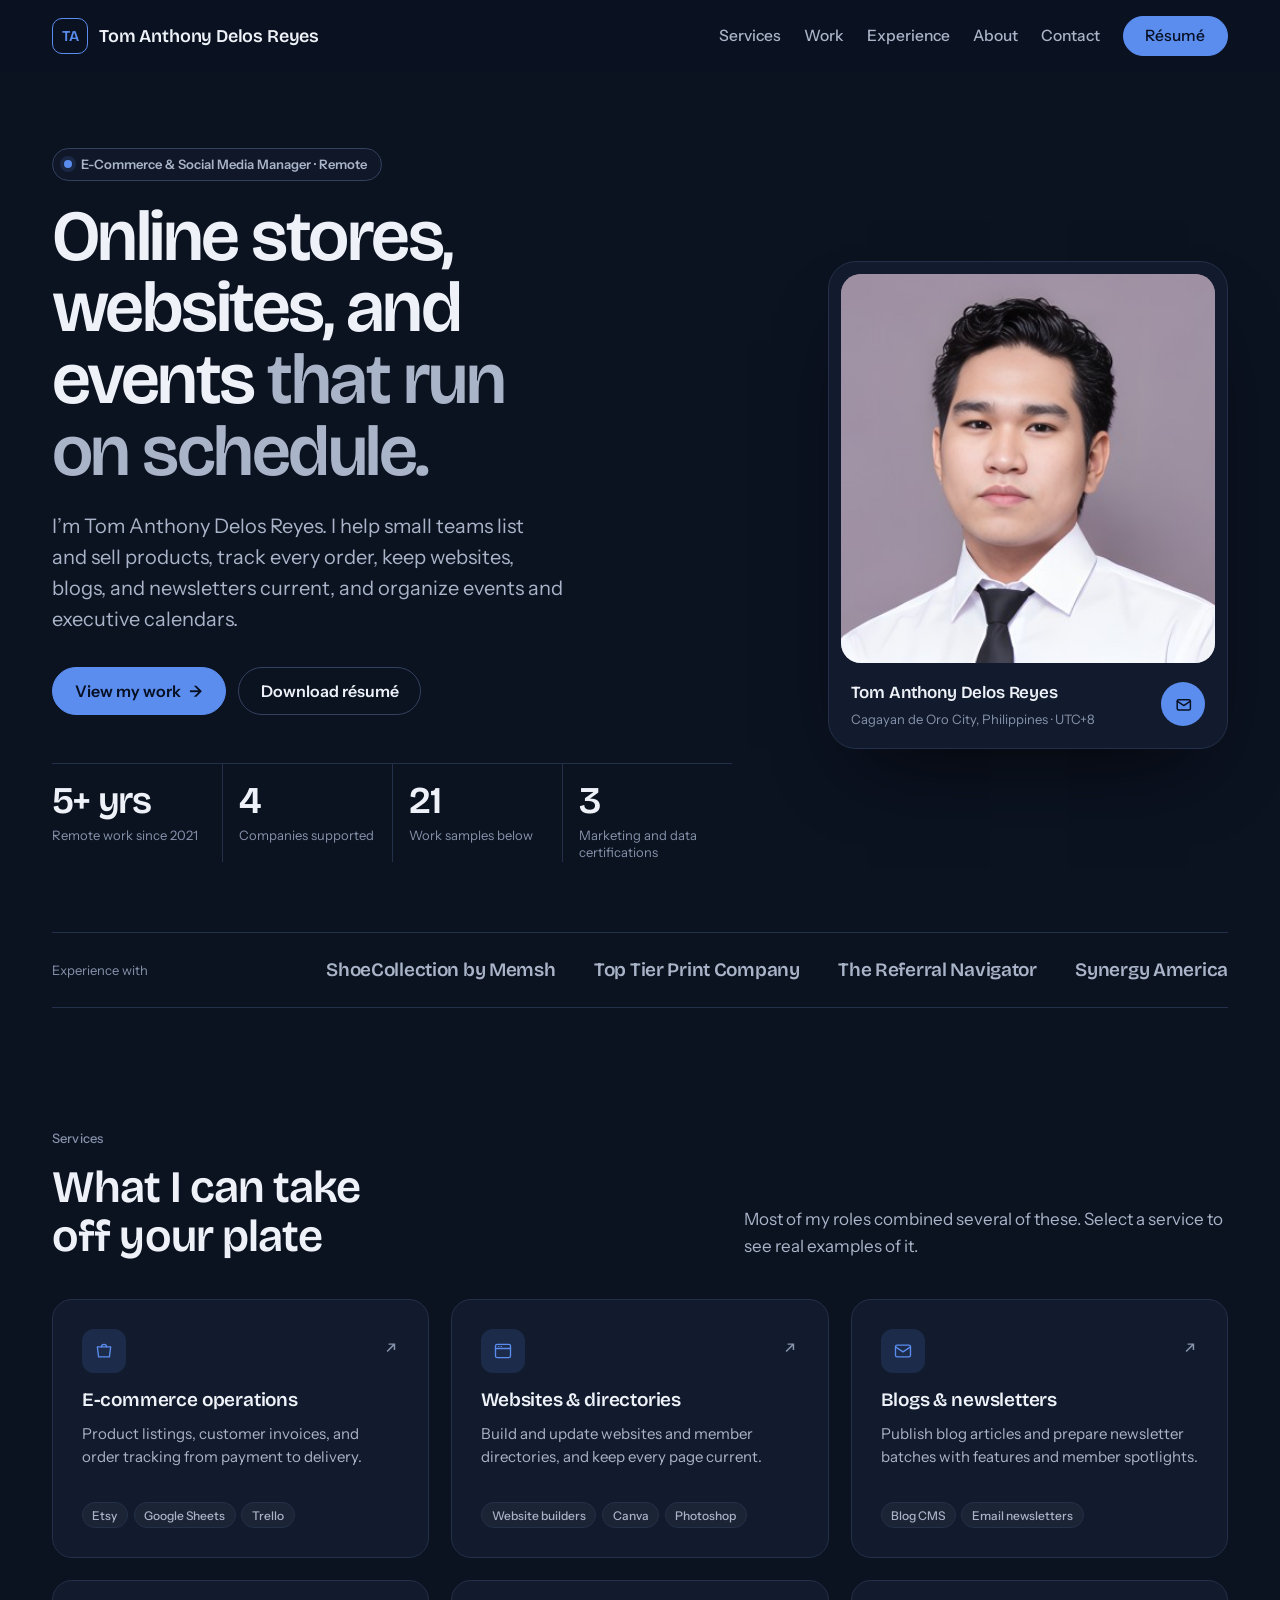
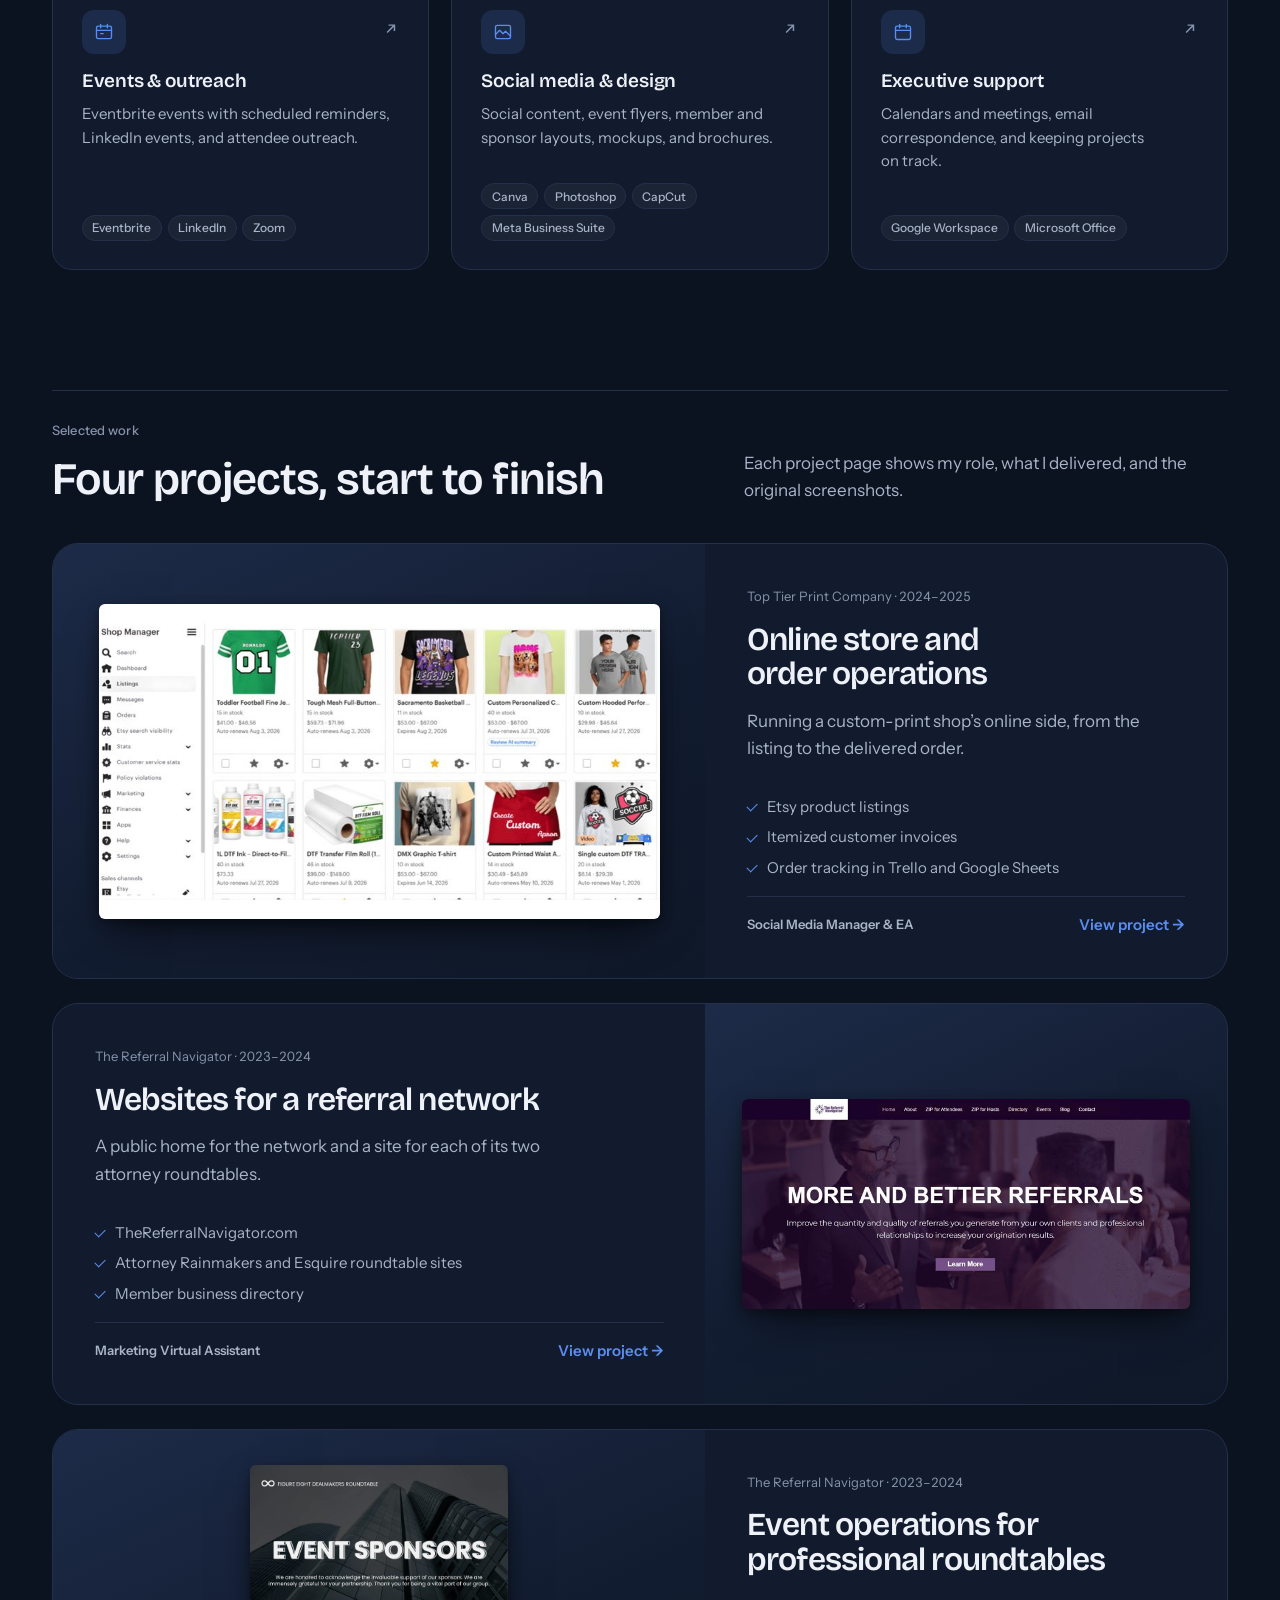
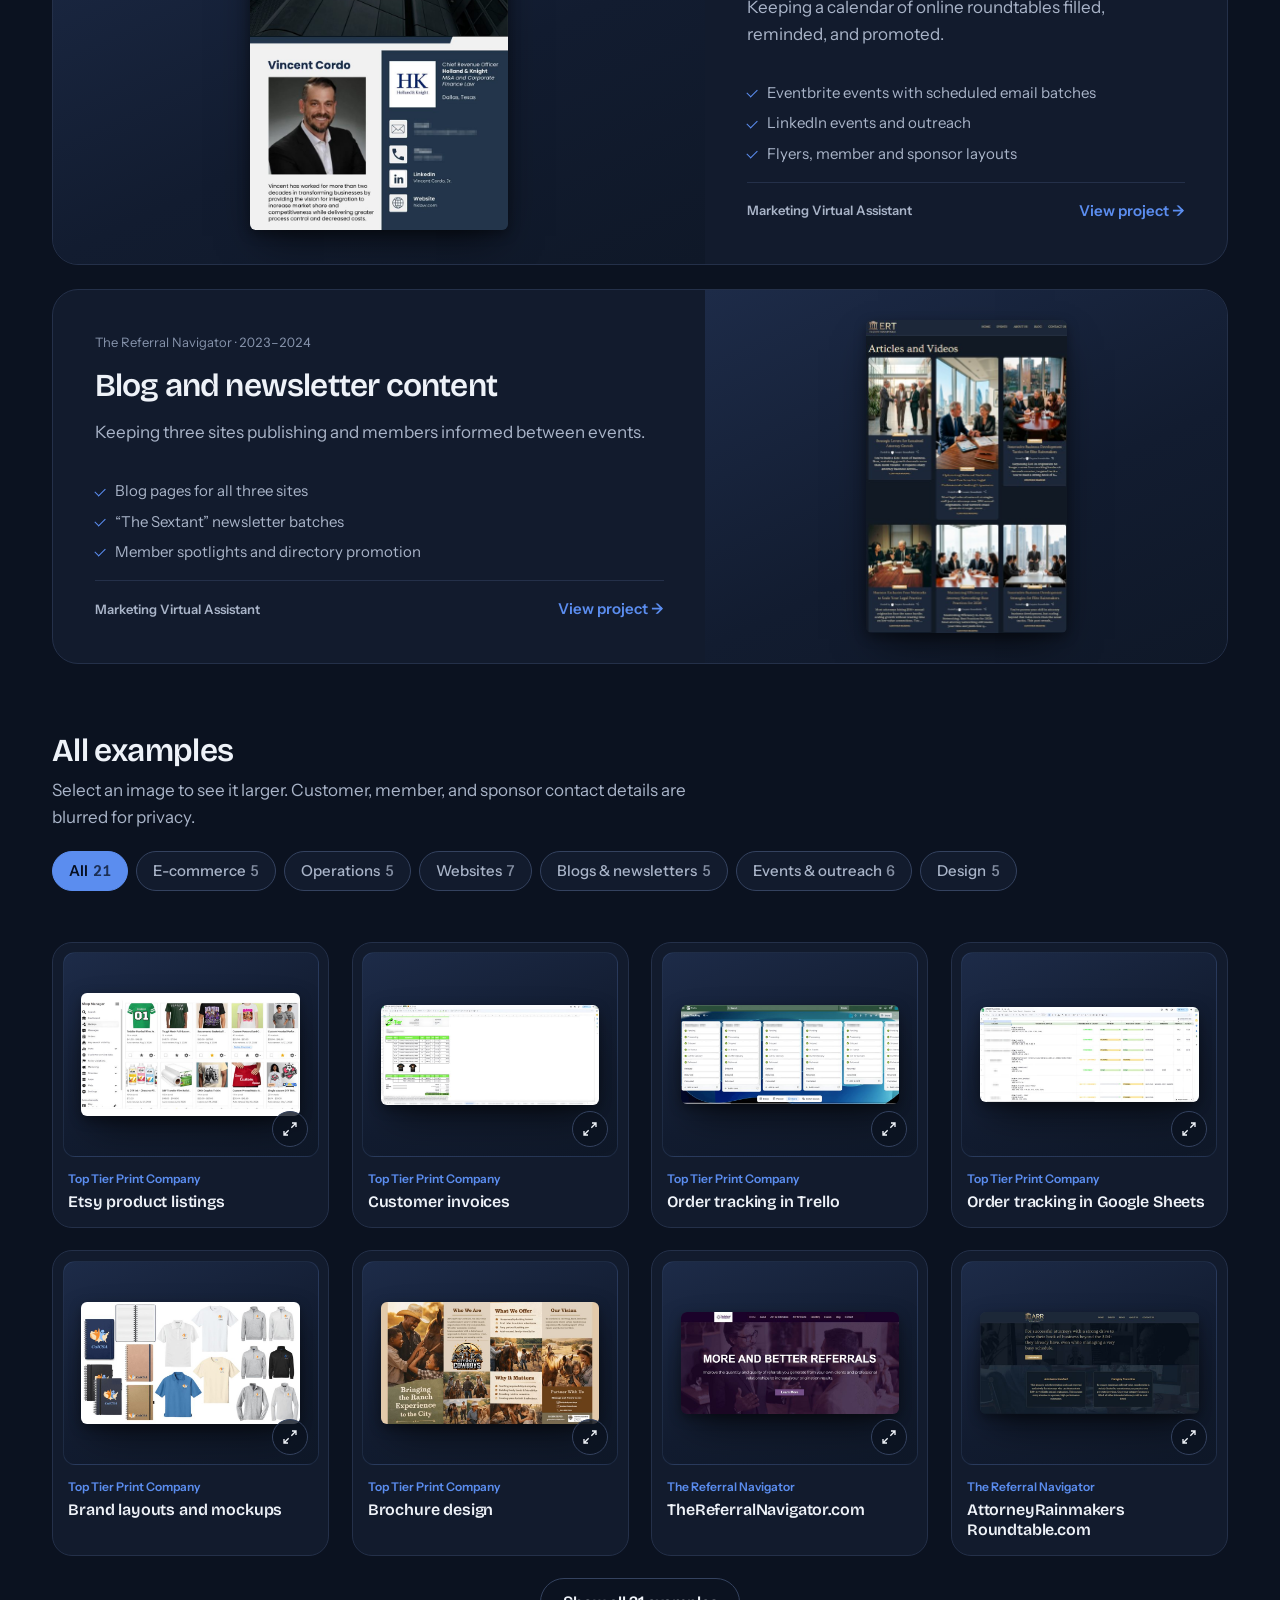
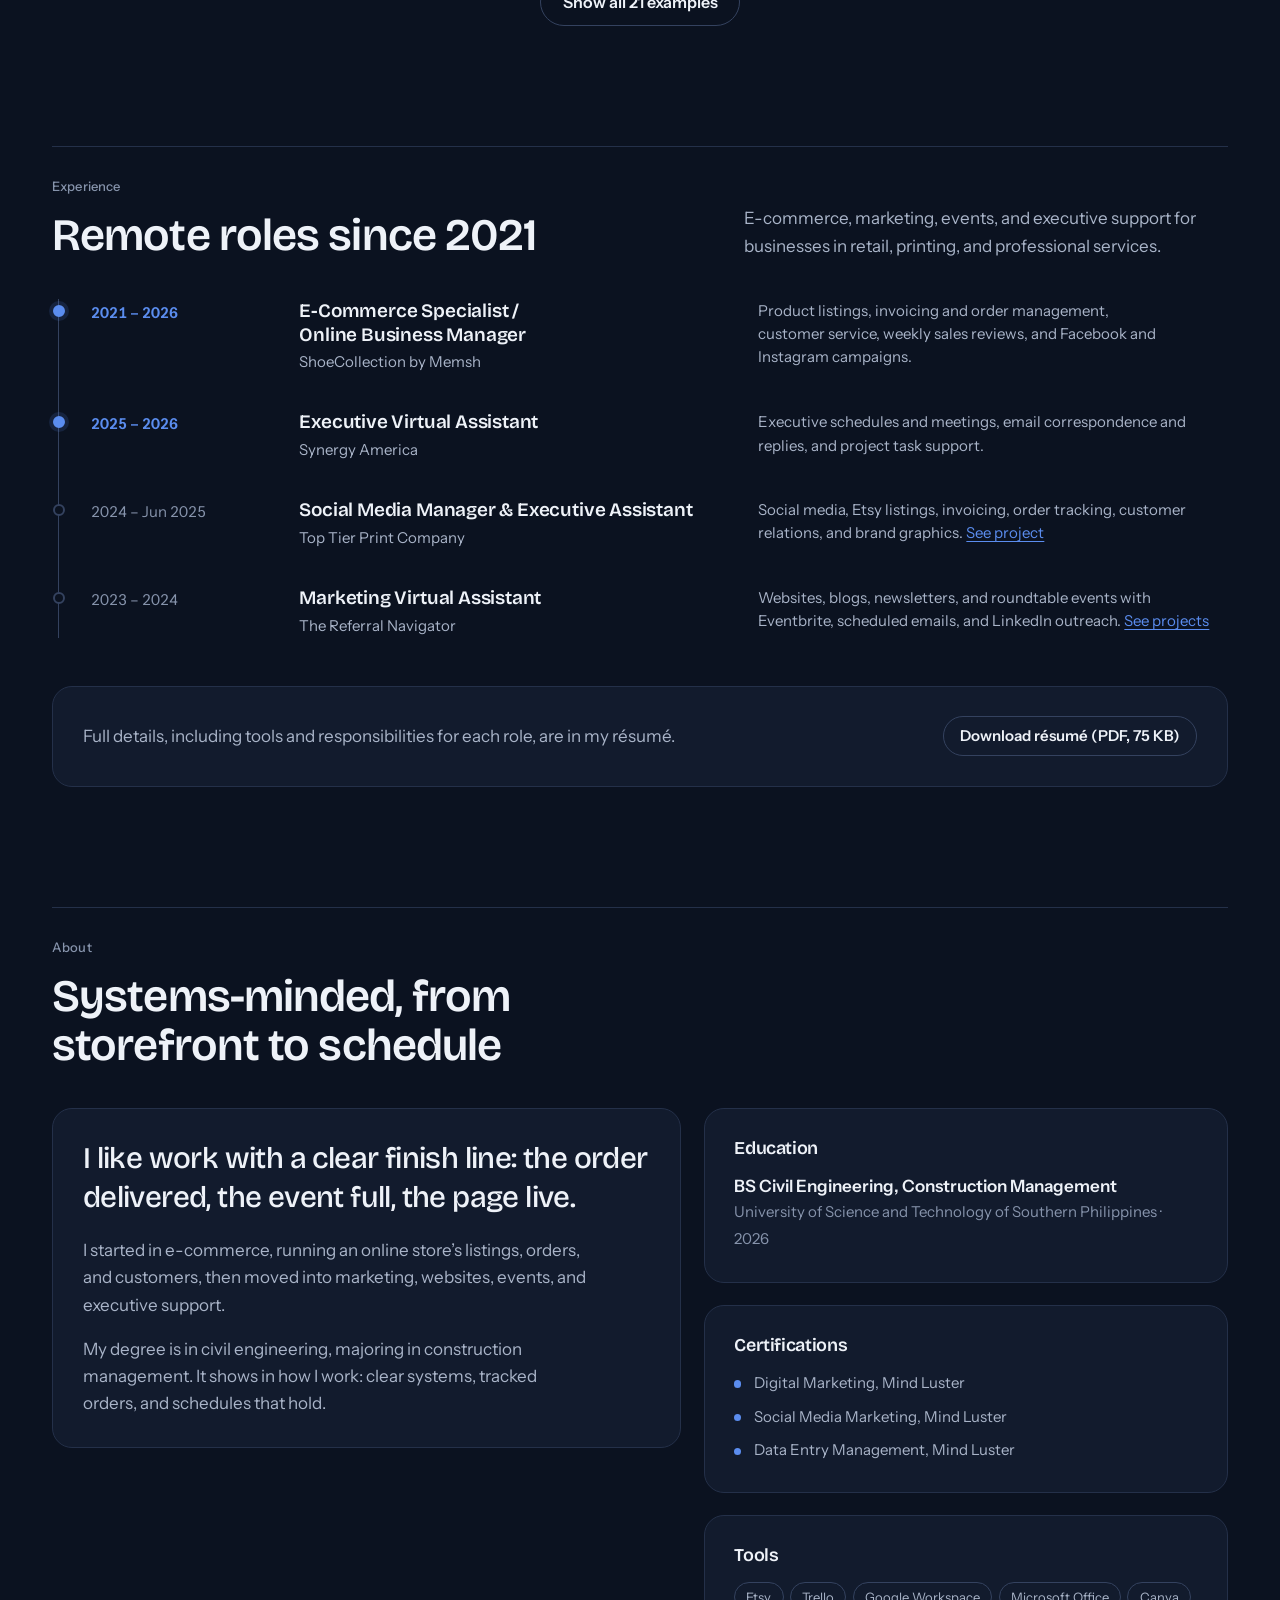
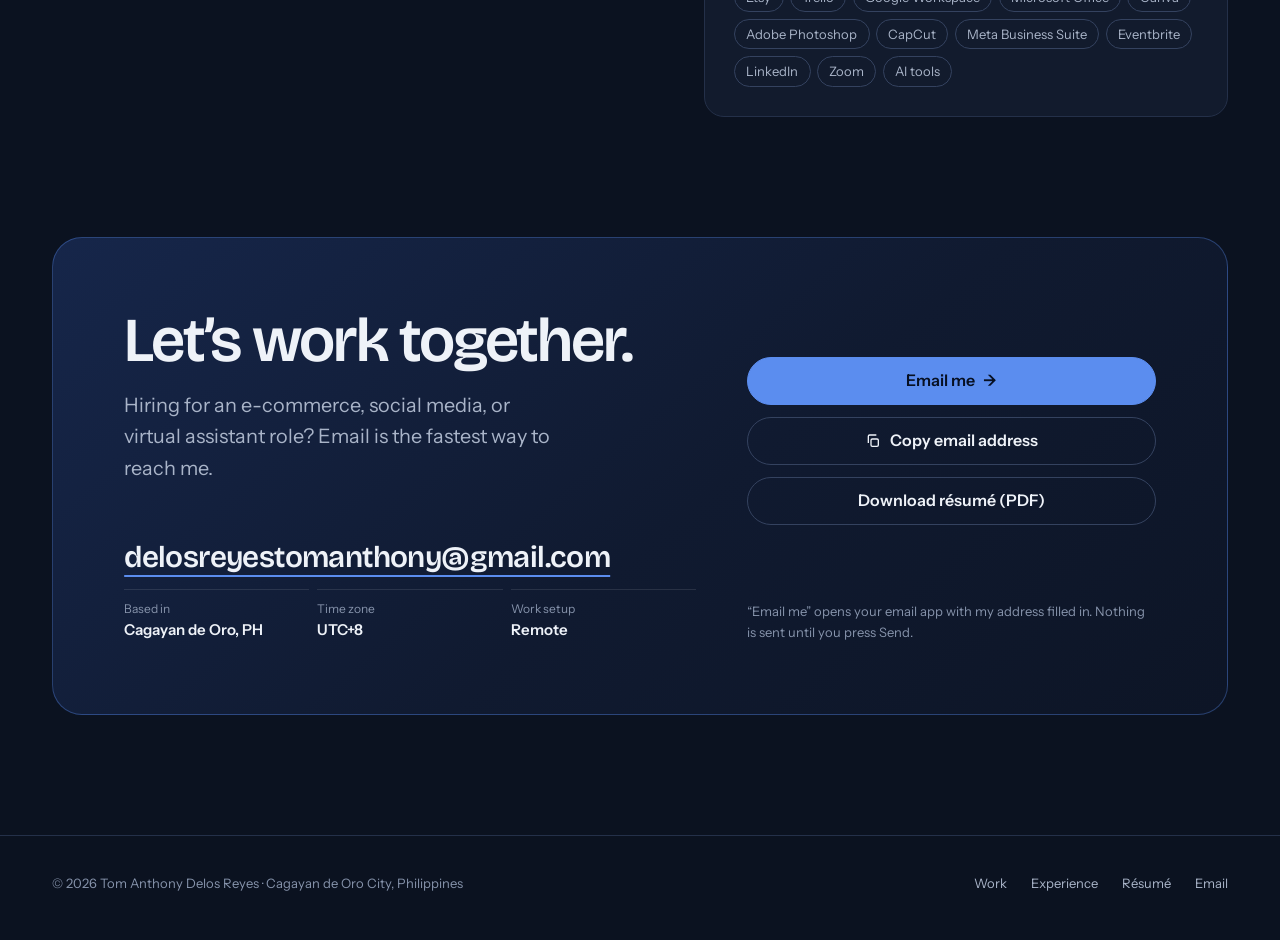
<file: index.html>
<!doctype html>
<html lang="en">
<head>
  <meta charset="utf-8">
  <meta name="viewport" content="width=device-width, initial-scale=1">
  <title>Tom Anthony Delos Reyes — E-Commerce &amp; Social Media Manager</title>
  <meta name="description" content="Tom Anthony Delos Reyes is a remote E-Commerce and Social Media Manager: online-store operations, product listings, websites, blogs and newsletters, events, and executive support. Based in the Philippines.">
  <link rel="canonical" href="https://delosreyestomanthony.github.io/">
  <meta property="og:type" content="website">
  <meta property="og:title" content="Tom Anthony Delos Reyes — E-Commerce & Social Media Manager">
  <meta property="og:description" content="E-commerce, websites, content, events, and executive support. Portfolio, experience, and résumé.">
  <meta property="og:url" content="https://delosreyestomanthony.github.io/">
  <meta property="og:image" content="https://delosreyestomanthony.github.io/assets/img/og-image.jpg">
  <meta property="og:image:width" content="1200">
  <meta property="og:image:height" content="630">
  <meta property="og:image:alt" content="Tom Anthony Delos Reyes, E-Commerce and Social Media Manager.">
  <meta name="twitter:card" content="summary_large_image">
  <meta name="theme-color" content="#0b1220">
  <link rel="icon" href="assets/img/favicon.svg" type="image/svg+xml">
  <link rel="icon" href="assets/img/favicon-32.png" sizes="32x32" type="image/png">
  <link rel="apple-touch-icon" href="assets/img/apple-touch-icon.png">
  <link rel="preconnect" href="https://fonts.googleapis.com">
  <link rel="preconnect" href="https://fonts.gstatic.com" crossorigin>
  <link rel="stylesheet" href="https://fonts.googleapis.com/css2?family=Bricolage+Grotesque:opsz,wght@12..96,500..600&family=Instrument+Sans:wght@400..600&display=swap">
  <link rel="stylesheet" href="assets/css/site.css?v=2">
  <link rel="preload" as="image" href="assets/img/portrait-368.jpg">
  <script>document.documentElement.classList.add('js')</script>
  <script type="application/ld+json">
  {
    "@context": "https://schema.org",
    "@type": "Person",
    "name": "Tom Anthony Delos Reyes",
    "jobTitle": "E-Commerce and Social Media Manager",
    "email": "mailto:delosreyestomanthony@gmail.com",
    "url": "https://delosreyestomanthony.github.io/",
    "image": "https://delosreyestomanthony.github.io/assets/img/portrait-368.jpg",
    "address": { "@type": "PostalAddress", "addressLocality": "Cagayan de Oro City", "addressCountry": "PH" },
    "alumniOf": { "@type": "CollegeOrUniversity", "name": "University of Science and Technology of Southern Philippines" }
  }
  </script>
</head>
<body>
  <a class="skip" href="#main">Skip to content</a>

  <header class="site-header">
    <div class="wrap">
      <a class="brand" href="#top"><span class="brand-mark" aria-hidden="true">TA</span><span>Tom Anthony<span class="brand-last"> Delos Reyes</span></span></a>
      <button class="nav-toggle" type="button" aria-expanded="false" aria-controls="site-nav"><span class="nav-toggle-bars" aria-hidden="true"></span>Menu</button>
      <nav id="site-nav" class="site-nav" aria-label="Main">
        <ul class="nav-list">
          <li><a href="#services">Services</a></li>
          <li><a href="#work">Work</a></li>
          <li><a href="#experience">Experience</a></li>
          <li><a href="#about">About</a></li>
          <li><a href="#contact">Contact</a></li>
          <li><a class="btn btn--accent" href="assets/files/Tom-Anthony-Delos-Reyes-Resume.pdf" download>Résumé <span class="visually-hidden">(PDF)</span></a></li>
        </ul>
      </nav>
    </div>
  </header>

  <main id="main">
    <!-- ───────── HERO ───────── -->
    <section class="hero2" id="top" aria-labelledby="hero-title">
      <div class="wrap">
        <div class="hero2-grid">
          <div>
            <span class="pill">E-Commerce &amp; Social Media Manager · Remote</span>
            <h1 id="hero-title">Online stores, websites, and events <span class="soft">that run on schedule.</span></h1>
            <p class="hero-lead">I’m Tom Anthony Delos Reyes. I help small teams list and sell products, track every order, keep websites, blogs, and newsletters current, and organize events and executive calendars.</p>
            <div class="hero-actions">
              <a class="btn btn--accent" href="#work">View my work <span class="arrow" aria-hidden="true">→</span></a>
              <a class="btn" href="assets/files/Tom-Anthony-Delos-Reyes-Resume.pdf" download>Download résumé <span class="visually-hidden">(PDF, 75 KB)</span></a>
            </div>
            <dl class="stats">
              <div class="stat"><dt class="visually-hidden">Remote experience</dt><dd><b>5+ yrs</b><span>Remote work since 2021</span></dd></div>
              <div class="stat"><dt class="visually-hidden">Companies</dt><dd><b>4</b><span>Companies supported</span></dd></div>
              <div class="stat"><dt class="visually-hidden">Work samples</dt><dd><b>21</b><span>Work samples below</span></dd></div>
              <div class="stat"><dt class="visually-hidden">Certifications</dt><dd><b>3</b><span>Marketing and data certifications</span></dd></div>
            </dl>
          </div>
          <figure class="profile">
            <div class="profile-photo"><img src="assets/img/portrait-368.jpg" width="368" height="356" alt="Tom Anthony Delos Reyes in a white shirt and black tie against a muted mauve background." fetchpriority="high"></div>
            <figcaption>
              <div><strong>Tom Anthony Delos Reyes</strong><span>Cagayan de Oro City, Philippines · UTC+8</span></div>
              <a class="icon-link" href="mailto:delosreyestomanthony@gmail.com" aria-label="Email Tom Anthony"><svg viewBox="0 0 24 24" fill="none" stroke="currentColor" stroke-width="2" stroke-linecap="round" stroke-linejoin="round" aria-hidden="true"><rect x="3" y="5" width="18" height="14" rx="2"/><path d="M3 7l9 6 9-6"/></svg></a>
            </figcaption>
          </figure>
        </div>

        <div class="clients">
          <p>Experience with</p>
          <ul>
            <li>ShoeCollection by Memsh</li>
            <li>Top Tier Print Company</li>
            <li>The Referral Navigator</li>
            <li>Synergy America</li>
          </ul>
        </div>
      </div>
    </section>

    <!-- ───────── SERVICES ───────── -->
    <section class="section" id="services" aria-labelledby="services-title">
      <div class="wrap">
        <div class="section-head">
          <div>
            <span class="section-index">Services</span>
            <h2 id="services-title">What I can take off your plate</h2>
          </div>
          <p>Most of my roles combined several of these. Select a service to see real examples of it.</p>
        </div>
        <div class="services-grid v2">
          <article class="card service v2 reveal">
            <div class="service-top"><span class="service-icon" aria-hidden="true"><svg viewBox="0 0 24 24" fill="none" stroke="currentColor" stroke-width="1.6" stroke-linecap="round" stroke-linejoin="round"><path d="M4 7h16l-1.5 12h-13z"/><path d="M9 7a3 3 0 016 0"/></svg></span><span class="go" aria-hidden="true"><svg viewBox="0 0 24 24" fill="none" stroke="currentColor" stroke-width="2"><path d="M7 17L17 7M9 7h8v8"/></svg></span></div>
            <h3><a href="#collection" data-show-filter="ecommerce">E-commerce operations</a></h3>
            <p>Product listings, customer invoices, and order tracking from payment to delivery.</p>
            <ul class="chips"><li>Etsy</li><li>Google Sheets</li><li>Trello</li></ul>
          </article>
          <article class="card service v2 reveal">
            <div class="service-top"><span class="service-icon" aria-hidden="true"><svg viewBox="0 0 24 24" fill="none" stroke="currentColor" stroke-width="1.6" stroke-linecap="round" stroke-linejoin="round"><rect x="3" y="4" width="18" height="16" rx="2"/><path d="M3 9h18M7 6.5h.01M10 6.5h.01"/></svg></span><span class="go" aria-hidden="true"><svg viewBox="0 0 24 24" fill="none" stroke="currentColor" stroke-width="2"><path d="M7 17L17 7M9 7h8v8"/></svg></span></div>
            <h3><a href="#collection" data-show-filter="web">Websites &amp; directories</a></h3>
            <p>Build and update websites and member directories, and keep every page current.</p>
            <ul class="chips"><li>Website builders</li><li>Canva</li><li>Photoshop</li></ul>
          </article>
          <article class="card service v2 reveal">
            <div class="service-top"><span class="service-icon" aria-hidden="true"><svg viewBox="0 0 24 24" fill="none" stroke="currentColor" stroke-width="1.6" stroke-linecap="round" stroke-linejoin="round"><rect x="3" y="5" width="18" height="14" rx="2"/><path d="M3 7l9 6 9-6"/></svg></span><span class="go" aria-hidden="true"><svg viewBox="0 0 24 24" fill="none" stroke="currentColor" stroke-width="2"><path d="M7 17L17 7M9 7h8v8"/></svg></span></div>
            <h3><a href="#collection" data-show-filter="content">Blogs &amp; newsletters</a></h3>
            <p>Publish blog articles and prepare newsletter batches with features and member spotlights.</p>
            <ul class="chips"><li>Blog CMS</li><li>Email newsletters</li></ul>
          </article>
          <article class="card service v2 reveal">
            <div class="service-top"><span class="service-icon" aria-hidden="true"><svg viewBox="0 0 24 24" fill="none" stroke="currentColor" stroke-width="1.6" stroke-linecap="round" stroke-linejoin="round"><rect x="3" y="5" width="18" height="15" rx="2"/><path d="M8 3v4M16 3v4M3 10h18M8 14h3"/></svg></span><span class="go" aria-hidden="true"><svg viewBox="0 0 24 24" fill="none" stroke="currentColor" stroke-width="2"><path d="M7 17L17 7M9 7h8v8"/></svg></span></div>
            <h3><a href="#collection" data-show-filter="events">Events &amp; outreach</a></h3>
            <p>Eventbrite events with scheduled reminders, LinkedIn events, and attendee outreach.</p>
            <ul class="chips"><li>Eventbrite</li><li>LinkedIn</li><li>Zoom</li></ul>
          </article>
          <article class="card service v2 reveal">
            <div class="service-top"><span class="service-icon" aria-hidden="true"><svg viewBox="0 0 24 24" fill="none" stroke="currentColor" stroke-width="1.6" stroke-linecap="round" stroke-linejoin="round"><rect x="3" y="4" width="18" height="16" rx="2"/><path d="M3 15l5-5 4 4 3-3 6 6"/></svg></span><span class="go" aria-hidden="true"><svg viewBox="0 0 24 24" fill="none" stroke="currentColor" stroke-width="2"><path d="M7 17L17 7M9 7h8v8"/></svg></span></div>
            <h3><a href="#collection" data-show-filter="creative">Social media &amp; design</a></h3>
            <p>Social content, event flyers, member and sponsor layouts, mockups, and brochures.</p>
            <ul class="chips"><li>Canva</li><li>Photoshop</li><li>CapCut</li><li>Meta Business Suite</li></ul>
          </article>
          <article class="card service v2 reveal">
            <div class="service-top"><span class="service-icon" aria-hidden="true"><svg viewBox="0 0 24 24" fill="none" stroke="currentColor" stroke-width="1.6" stroke-linecap="round" stroke-linejoin="round"><rect x="3" y="5" width="18" height="16" rx="2"/><path d="M3 10h18M8 3v4M16 3v4"/></svg></span><span class="go" aria-hidden="true"><svg viewBox="0 0 24 24" fill="none" stroke="currentColor" stroke-width="2"><path d="M7 17L17 7M9 7h8v8"/></svg></span></div>
            <h3><a href="#experience">Executive support</a></h3>
            <p>Calendars and meetings, email correspondence, and keeping projects on track.</p>
            <ul class="chips"><li>Google Workspace</li><li>Microsoft Office</li></ul>
          </article>
        </div>
      </div>
    </section>

    <!-- ───────── WORK ───────── -->
    <section class="section" id="work" aria-labelledby="work-title">
      <div class="wrap">
        <div class="section-head">
          <div>
            <span class="section-index">Selected work</span>
            <h2 id="work-title">Four projects, start to finish</h2>
          </div>
          <p>Each project page shows my role, what I delivered, and the original screenshots.</p>
        </div>

        <div class="features">
          <article class="card feature reveal">
            <div class="feature-media"><div class="frame"><img src="assets/img/shop-etsy-800.jpg" srcset="assets/img/shop-etsy-800.jpg 800w, assets/img/shop-etsy-1280.jpg 1280w" sizes="(max-width: 860px) 80vw, 640px" width="800" height="450" alt="Etsy Shop Manager listing grid with custom T-shirts and jerseys." loading="lazy"></div></div>
            <div class="feature-body">
              <span class="num">Top Tier Print Company · 2024–2025</span>
              <h3><a href="work/top-tier-print.html">Online store and order operations</a></h3>
              <p>Running a custom-print shop’s online side, from the listing to the delivered order.</p>
              <ul class="deliv"><li>Etsy product listings</li><li>Itemized customer invoices</li><li>Order tracking in Trello and Google Sheets</li></ul>
              <p class="feature-foot"><span><b>Social Media Manager &amp; EA</b></span><span class="go">View project <span class="arrow" aria-hidden="true">→</span></span></p>
            </div>
          </article>
          <article class="card feature reveal">
            <div class="feature-media"><div class="frame"><img src="assets/img/web-referral-navigator-800.jpg" srcset="assets/img/web-referral-navigator-800.jpg 800w, assets/img/web-referral-navigator-1347.jpg 1347w" sizes="(max-width: 860px) 80vw, 640px" width="800" height="374" alt="TheReferralNavigator.com home page with a purple-tinted photo and the headline “More and better referrals.”" loading="lazy"></div></div>
            <div class="feature-body">
              <span class="num">The Referral Navigator · 2023–2024</span>
              <h3><a href="work/referral-network.html">Websites for a referral network</a></h3>
              <p>A public home for the network and a site for each of its two attorney roundtables.</p>
              <ul class="deliv"><li>TheReferralNavigator.com</li><li>Attorney Rainmakers and Esquire roundtable sites</li><li>Member business directory</li></ul>
              <p class="feature-foot"><span><b>Marketing Virtual Assistant</b></span><span class="go">View project <span class="arrow" aria-hidden="true">→</span></span></p>
            </div>
          </article>
          <article class="card feature reveal">
            <div class="feature-media"><div class="frame"><img src="assets/img/event-sponsors-700.jpg" srcset="assets/img/event-sponsors-700.jpg 700w, assets/img/event-sponsors-1414.jpg 1414w" sizes="(max-width: 860px) 60vw, 360px" width="700" height="990" alt="Event Sponsors layout for the Figure Eight Dealmakers Roundtable, with a glass skyscraper header." loading="lazy"></div></div>
            <div class="feature-body">
              <span class="num">The Referral Navigator · 2023–2024</span>
              <h3><a href="work/roundtable-events.html">Event operations for professional roundtables</a></h3>
              <p>Keeping a calendar of online roundtables filled, reminded, and promoted.</p>
              <ul class="deliv"><li>Eventbrite events with scheduled email batches</li><li>LinkedIn events and outreach</li><li>Flyers, member and sponsor layouts</li></ul>
              <p class="feature-foot"><span><b>Marketing Virtual Assistant</b></span><span class="go">View project <span class="arrow" aria-hidden="true">→</span></span></p>
            </div>
          </article>
          <article class="card feature reveal">
            <div class="feature-media"><div class="frame"><img src="assets/img/web-ert-blog-404.jpg" width="404" height="629" alt="Esquire Roundtable “Articles and Videos” page: a grid of article cards with photos of attorneys." loading="lazy"></div></div>
            <div class="feature-body">
              <span class="num">The Referral Navigator · 2023–2024</span>
              <h3><a href="work/blogs-newsletters.html">Blog and newsletter content</a></h3>
              <p>Keeping three sites publishing and members informed between events.</p>
              <ul class="deliv"><li>Blog pages for all three sites</li><li>“The Sextant” newsletter batches</li><li>Member spotlights and directory promotion</li></ul>
              <p class="feature-foot"><span><b>Marketing Virtual Assistant</b></span><span class="go">View project <span class="arrow" aria-hidden="true">→</span></span></p>
            </div>
          </article>
        </div>

        <!-- Collection: add an example by copying one <li class="card item"> block. data-cat uses: web content ecommerce ops events creative -->
        <div class="collection" id="collection">
          <div class="collection-head">
            <h3>All examples</h3>
            <p>Select an image to see it larger. Customer, member, and sponsor contact details are blurred for privacy.</p>
          </div>
          <div class="filters" data-filters role="group" aria-label="Filter examples by type" hidden>
            <button class="chip" type="button" data-filter="all" aria-pressed="true">All</button>
            <button class="chip" type="button" data-filter="ecommerce" aria-pressed="false">E-commerce</button>
            <button class="chip" type="button" data-filter="ops" aria-pressed="false">Operations</button>
            <button class="chip" type="button" data-filter="web" aria-pressed="false">Websites</button>
            <button class="chip" type="button" data-filter="content" aria-pressed="false">Blogs &amp; newsletters</button>
            <button class="chip" type="button" data-filter="events" aria-pressed="false">Events &amp; outreach</button>
            <button class="chip" type="button" data-filter="creative" aria-pressed="false">Design</button>
          </div>
          <p class="filter-status" data-filter-status aria-live="polite"></p>

          <ul class="collection-grid v2" data-collection data-gallery>
            <li class="card item" data-cat="ecommerce">
              <a class="frame" data-lightbox href="assets/img/shop-etsy-1280.jpg" data-title="Etsy product listings" data-caption="Product listings in Etsy Shop Manager."><img src="assets/img/shop-etsy-800.jpg" width="800" height="450" loading="lazy" alt="Etsy Shop Manager listing grid with custom T-shirts and jerseys."><span class="zoom-hint" aria-hidden="true"><svg viewBox="0 0 24 24" fill="none" stroke="currentColor" stroke-width="2"><path d="M15 3h6v6M9 21H3v-6M21 3l-7 7M3 21l7-7"/></svg></span></a>
              <div class="item-body"><span class="item-client">Top Tier Print Company</span><h4><a href="work/top-tier-print.html">Etsy product listings</a></h4></div>
            </li>
            <li class="card item" data-cat="ecommerce ops">
              <a class="frame" data-lightbox href="assets/img/shop-invoice-1280.jpg" data-title="Customer invoices" data-caption="Invoice prepared in Google Sheets. Customer details and tab names are blurred for privacy."><img src="assets/img/shop-invoice-800.jpg" width="800" height="365" loading="lazy" alt="Top Tier Print Company invoice in Google Sheets with itemized T-shirt orders, sizes, prices, and balance due."><span class="zoom-hint" aria-hidden="true"><svg viewBox="0 0 24 24" fill="none" stroke="currentColor" stroke-width="2"><path d="M15 3h6v6M9 21H3v-6M21 3l-7 7M3 21l7-7"/></svg></span></a>
              <div class="item-body"><span class="item-client">Top Tier Print Company</span><h4><a href="work/top-tier-print.html#invoices">Customer invoices</a></h4></div>
            </li>
            <li class="card item" data-cat="ops ecommerce">
              <a class="frame" data-lightbox href="assets/img/ops-trello-1280.jpg" data-title="Order tracking in Trello" data-caption="One list per order, from pending to delivered. Customer names are blurred for privacy."><img src="assets/img/ops-trello-800.jpg" width="800" height="361" loading="lazy" alt="Trello board titled Order Tracking, with one list per order and stages from Pending to Delivered."><span class="zoom-hint" aria-hidden="true"><svg viewBox="0 0 24 24" fill="none" stroke="currentColor" stroke-width="2"><path d="M15 3h6v6M9 21H3v-6M21 3l-7 7M3 21l7-7"/></svg></span></a>
              <div class="item-body"><span class="item-client">Top Tier Print Company</span><h4><a href="work/top-tier-print.html#tracking">Order tracking in Trello</a></h4></div>
            </li>
            <li class="card item" data-cat="ops ecommerce">
              <a class="frame" data-lightbox href="assets/img/ops-sheets-1280.jpg" data-title="Order tracking in Google Sheets" data-caption="Order details, confirmation, payment, status, dates, and invoice numbers. Customer names are blurred for privacy."><img src="assets/img/ops-sheets-800.jpg" width="800" height="349" loading="lazy" alt="Google Sheets order tracker with columns for order description, confirmation, payment, status, dates, remarks, and invoice number."><span class="zoom-hint" aria-hidden="true"><svg viewBox="0 0 24 24" fill="none" stroke="currentColor" stroke-width="2"><path d="M15 3h6v6M9 21H3v-6M21 3l-7 7M3 21l7-7"/></svg></span></a>
              <div class="item-body"><span class="item-client">Top Tier Print Company</span><h4><a href="work/top-tier-print.html#tracking">Order tracking in Google Sheets</a></h4></div>
            </li>
            <li class="card item" data-cat="creative ecommerce">
              <a class="frame" data-lightbox href="assets/img/shop-mockups-1280.jpg" data-title="Brand layouts and mockups" data-caption="Merchandise mockups for Top Tier Print Company."><img src="assets/img/shop-mockups-800.jpg" width="800" height="450" loading="lazy" alt="Merchandise mockups: notebooks, polo shirts, T-shirts, and jackets carrying a logo."><span class="zoom-hint" aria-hidden="true"><svg viewBox="0 0 24 24" fill="none" stroke="currentColor" stroke-width="2"><path d="M15 3h6v6M9 21H3v-6M21 3l-7 7M3 21l7-7"/></svg></span></a>
              <div class="item-body"><span class="item-client">Top Tier Print Company</span><h4><a href="work/top-tier-print.html#design">Brand layouts and mockups</a></h4></div>
            </li>
            <li class="card item" data-cat="creative">
              <a class="frame" data-lightbox href="assets/img/shop-brochure-1280.jpg" data-title="Brochure design" data-caption="Brochure design for Top Tier Print Company."><img src="assets/img/shop-brochure-800.jpg" width="800" height="450" loading="lazy" alt="Brochure spread with western-themed photos and sections titled Who We Are, What We Offer, and Our Vision."><span class="zoom-hint" aria-hidden="true"><svg viewBox="0 0 24 24" fill="none" stroke="currentColor" stroke-width="2"><path d="M15 3h6v6M9 21H3v-6M21 3l-7 7M3 21l7-7"/></svg></span></a>
              <div class="item-body"><span class="item-client">Top Tier Print Company</span><h4><a href="work/top-tier-print.html#design">Brochure design</a></h4></div>
            </li>
            <li class="card item" data-cat="web">
              <a class="frame" data-lightbox href="assets/img/web-referral-navigator-1347.jpg" data-title="TheReferralNavigator.com" data-caption="Website for The Referral Navigator."><img src="assets/img/web-referral-navigator-800.jpg" width="800" height="374" loading="lazy" alt="TheReferralNavigator.com home page with the headline “More and better referrals.”"><span class="zoom-hint" aria-hidden="true"><svg viewBox="0 0 24 24" fill="none" stroke="currentColor" stroke-width="2"><path d="M15 3h6v6M9 21H3v-6M21 3l-7 7M3 21l7-7"/></svg></span></a>
              <div class="item-body"><span class="item-client">The Referral Navigator</span><h4><a href="work/referral-network.html">TheReferralNavigator.com</a></h4></div>
            </li>
            <li class="card item" data-cat="web">
              <a class="frame" data-lightbox href="assets/img/web-attorney-rainmakers-1350.jpg" data-title="AttorneyRainmakersRoundtable.com" data-caption="Website for the Attorney Rainmakers Roundtable."><img src="assets/img/web-attorney-rainmakers-800.jpg" width="800" height="374" loading="lazy" alt="AttorneyRainmakersRoundtable.com: dark navy page describing the roundtable for attorneys."><span class="zoom-hint" aria-hidden="true"><svg viewBox="0 0 24 24" fill="none" stroke="currentColor" stroke-width="2"><path d="M15 3h6v6M9 21H3v-6M21 3l-7 7M3 21l7-7"/></svg></span></a>
              <div class="item-body"><span class="item-client">The Referral Navigator</span><h4><a href="work/referral-network.html">AttorneyRainmakers<wbr>Roundtable.com</a></h4></div>
            </li>
            <li class="card item" data-cat="web">
              <a class="frame" data-lightbox href="assets/img/web-esquire-1349.jpg" data-title="EsquireRoundtable.com" data-caption="Website for the Esquire Roundtable."><img src="assets/img/web-esquire-800.jpg" width="800" height="374" loading="lazy" alt="EsquireRoundtable.com: dark navy page with a “Why attorneys should join” section."><span class="zoom-hint" aria-hidden="true"><svg viewBox="0 0 24 24" fill="none" stroke="currentColor" stroke-width="2"><path d="M15 3h6v6M9 21H3v-6M21 3l-7 7M3 21l7-7"/></svg></span></a>
              <div class="item-body"><span class="item-client">The Referral Navigator</span><h4><a href="work/referral-network.html">EsquireRoundtable.com</a></h4></div>
            </li>
            <li class="card item" data-cat="web">
              <a class="frame" data-lightbox href="assets/img/web-directory-318.jpg" data-title="Business directory" data-caption="Member directory page. The original capture is 318 px wide."><img src="assets/img/web-directory-318.jpg" width="318" height="628" loading="lazy" alt="Business directory page: a grid of member headshots with names and contact icons."><span class="zoom-hint" aria-hidden="true"><svg viewBox="0 0 24 24" fill="none" stroke="currentColor" stroke-width="2"><path d="M15 3h6v6M9 21H3v-6M21 3l-7 7M3 21l7-7"/></svg></span></a>
              <div class="item-body"><span class="item-client">The Referral Navigator</span><h4><a href="work/referral-network.html#directory">Business directory</a></h4></div>
            </li>
            <li class="card item" data-cat="content web">
              <a class="frame" data-lightbox href="assets/img/web-ert-blog-404.jpg" data-title="Esquire Roundtable articles page" data-caption="“Articles and Videos” page. The original capture is 404 px wide."><img src="assets/img/web-ert-blog-404.jpg" width="404" height="629" loading="lazy" alt="Esquire Roundtable “Articles and Videos” page: a grid of article cards with photos of attorneys."><span class="zoom-hint" aria-hidden="true"><svg viewBox="0 0 24 24" fill="none" stroke="currentColor" stroke-width="2"><path d="M15 3h6v6M9 21H3v-6M21 3l-7 7M3 21l7-7"/></svg></span></a>
              <div class="item-body"><span class="item-client">Esquire Roundtable</span><h4><a href="work/blogs-newsletters.html">Articles and videos page</a></h4></div>
            </li>
            <li class="card item" data-cat="content web">
              <a class="frame" data-lightbox href="assets/img/web-arr-blog-315.jpg" data-title="Attorney Rainmakers blog" data-caption="Blog grid for the Attorney Rainmakers Roundtable. The original capture is 315 px wide."><img src="assets/img/web-arr-blog-315.jpg" width="315" height="525" loading="lazy" alt="Attorney Rainmakers Roundtable blog: nine article cards with photos of attorneys and short excerpts."><span class="zoom-hint" aria-hidden="true"><svg viewBox="0 0 24 24" fill="none" stroke="currentColor" stroke-width="2"><path d="M15 3h6v6M9 21H3v-6M21 3l-7 7M3 21l7-7"/></svg></span></a>
              <div class="item-body"><span class="item-client">Attorney Rainmakers Roundtable</span><h4><a href="work/blogs-newsletters.html">Roundtable blog</a></h4></div>
            </li>
            <li class="card item" data-cat="content web">
              <a class="frame" data-lightbox href="assets/img/web-blog-315.jpg" data-title="Referral Navigator blog page" data-caption="Blog page. The original capture is 315 px wide."><img src="assets/img/web-blog-315.jpg" width="315" height="525" loading="lazy" alt="Blog page: a grid of article cards with photos and short excerpts."><span class="zoom-hint" aria-hidden="true"><svg viewBox="0 0 24 24" fill="none" stroke="currentColor" stroke-width="2"><path d="M15 3h6v6M9 21H3v-6M21 3l-7 7M3 21l7-7"/></svg></span></a>
              <div class="item-body"><span class="item-client">The Referral Navigator</span><h4><a href="work/blogs-newsletters.html">Blog page</a></h4></div>
            </li>
            <li class="card item" data-cat="content">
              <a class="frame" data-lightbox href="assets/img/email-newsletter-149.jpg" data-title="The Sextant newsletter, part 1" data-caption="Top of a newsletter issue. The original capture is 149 px wide."><img src="assets/img/email-newsletter-149.jpg" width="149" height="604" loading="lazy" alt="Newsletter email with The Sextant header, a feature story, a blog highlight, and a podcast section."><span class="zoom-hint" aria-hidden="true"><svg viewBox="0 0 24 24" fill="none" stroke="currentColor" stroke-width="2"><path d="M15 3h6v6M9 21H3v-6M21 3l-7 7M3 21l7-7"/></svg></span></a>
              <div class="item-body"><span class="item-client">The Referral Navigator</span><h4><a href="work/blogs-newsletters.html#newsletter">Newsletter: features and blog</a></h4></div>
            </li>
            <li class="card item" data-cat="content">
              <a class="frame" data-lightbox href="assets/img/email-newsletter-2-148.jpg" data-title="The Sextant newsletter, part 2" data-caption="Featured members and directory section of a newsletter issue. The original capture is 148 px wide."><img src="assets/img/email-newsletter-2-148.jpg" width="148" height="602" loading="lazy" alt="Newsletter section featuring two members with photos and firm logos, followed by a business directory promotion."><span class="zoom-hint" aria-hidden="true"><svg viewBox="0 0 24 24" fill="none" stroke="currentColor" stroke-width="2"><path d="M15 3h6v6M9 21H3v-6M21 3l-7 7M3 21l7-7"/></svg></span></a>
              <div class="item-body"><span class="item-client">The Referral Navigator</span><h4><a href="work/blogs-newsletters.html#newsletter">Newsletter: featured members</a></h4></div>
            </li>
            <li class="card item" data-cat="events ops">
              <a class="frame" data-lightbox href="assets/img/event-eventbrite-list-1350.jpg" data-title="Eventbrite: past events" data-caption="Past roundtable events in Eventbrite, each with scheduled email batches."><img src="assets/img/event-eventbrite-list-800.jpg" width="800" height="375" loading="lazy" alt="Eventbrite list of past online roundtables: Esquire, Attorney Rainmakers, Figure Eight Dealmakers, and Trusted Professional Advisor."><span class="zoom-hint" aria-hidden="true"><svg viewBox="0 0 24 24" fill="none" stroke="currentColor" stroke-width="2"><path d="M15 3h6v6M9 21H3v-6M21 3l-7 7M3 21l7-7"/></svg></span></a>
              <div class="item-body"><span class="item-client">The Referral Navigator</span><h4><a href="work/roundtable-events.html">Eventbrite events and email scheduling</a></h4></div>
            </li>
            <li class="card item" data-cat="events ops">
              <a class="frame" data-lightbox href="assets/img/event-eventbrite-upcoming-1354.jpg" data-title="Eventbrite: upcoming events" data-caption="Upcoming roundtable events on sale in Eventbrite."><img src="assets/img/event-eventbrite-upcoming-800.jpg" width="800" height="374" loading="lazy" alt="Eventbrite list of upcoming online events on sale, including Attorney Rainmakers, Esquire, and a Practice Management Roundtable."><span class="zoom-hint" aria-hidden="true"><svg viewBox="0 0 24 24" fill="none" stroke="currentColor" stroke-width="2"><path d="M15 3h6v6M9 21H3v-6M21 3l-7 7M3 21l7-7"/></svg></span></a>
              <div class="item-body"><span class="item-client">The Referral Navigator</span><h4><a href="work/roundtable-events.html">Upcoming event schedule</a></h4></div>
            </li>
            <li class="card item" data-cat="events">
              <a class="frame" data-lightbox href="assets/img/event-linkedin-279.jpg" data-title="LinkedIn events and outreach" data-caption="Past roundtable events on LinkedIn. The original capture is 279 px wide."><img src="assets/img/event-linkedin-279.jpg" width="279" height="606" loading="lazy" alt="LinkedIn events list: past Esquire, Attorney Rainmakers, and Figure Eight Dealmakers roundtables with attendee counts."><span class="zoom-hint" aria-hidden="true"><svg viewBox="0 0 24 24" fill="none" stroke="currentColor" stroke-width="2"><path d="M15 3h6v6M9 21H3v-6M21 3l-7 7M3 21l7-7"/></svg></span></a>
              <div class="item-body"><span class="item-client">The Referral Navigator</span><h4><a href="work/roundtable-events.html#linkedin">LinkedIn events and outreach</a></h4></div>
            </li>
            <li class="card item" data-cat="events creative">
              <a class="frame" data-lightbox href="assets/img/event-layout-1414.jpg" data-title="Event flyer" data-caption="Flyer for the Figure Eight Dealmakers Roundtable."><img src="assets/img/event-layout-700.jpg" width="700" height="990" loading="lazy" alt="Flyer for the Figure Eight Dealmakers Roundtable: meeting-room photo, title, and contact details."><span class="zoom-hint" aria-hidden="true"><svg viewBox="0 0 24 24" fill="none" stroke="currentColor" stroke-width="2"><path d="M15 3h6v6M9 21H3v-6M21 3l-7 7M3 21l7-7"/></svg></span></a>
              <div class="item-body"><span class="item-client">The Referral Navigator</span><h4><a href="work/roundtable-events.html#design">Event flyer</a></h4></div>
            </li>
            <li class="card item" data-cat="events creative">
              <a class="frame" data-lightbox href="assets/img/event-members-1414.jpg" data-title="Members layout" data-caption="Members layout. Emails and phone numbers are blurred for privacy."><img src="assets/img/event-members-700.jpg" width="700" height="990" loading="lazy" alt="Members layout: six member profiles with photos, names, titles, firms, and logos."><span class="zoom-hint" aria-hidden="true"><svg viewBox="0 0 24 24" fill="none" stroke="currentColor" stroke-width="2"><path d="M15 3h6v6M9 21H3v-6M21 3l-7 7M3 21l7-7"/></svg></span></a>
              <div class="item-body"><span class="item-client">The Referral Navigator</span><h4><a href="work/roundtable-events.html#design">Members layout</a></h4></div>
            </li>
            <li class="card item" data-cat="events creative">
              <a class="frame" data-lightbox href="assets/img/event-sponsors-1414.jpg" data-title="Event sponsors layout" data-caption="Sponsor layout. Email and phone are blurred for privacy."><img src="assets/img/event-sponsors-700.jpg" width="700" height="990" loading="lazy" alt="Event Sponsors layout featuring a sponsor’s photo, firm logo, role, and short bio."><span class="zoom-hint" aria-hidden="true"><svg viewBox="0 0 24 24" fill="none" stroke="currentColor" stroke-width="2"><path d="M15 3h6v6M9 21H3v-6M21 3l-7 7M3 21l7-7"/></svg></span></a>
              <div class="item-body"><span class="item-client">The Referral Navigator</span><h4><a href="work/roundtable-events.html#design">Event sponsors layout</a></h4></div>
            </li>
          </ul>
          <div class="more-row"><button class="btn" type="button" data-show-all hidden>Show all examples</button></div>
        </div>
      </div>
    </section>

    <!-- ───────── EXPERIENCE ───────── -->
    <section class="section" id="experience" aria-labelledby="exp-title">
      <div class="wrap">
        <div class="section-head">
          <div>
            <span class="section-index">Experience</span>
            <h2 id="exp-title">Remote roles since 2021</h2>
          </div>
          <p>E-commerce, marketing, events, and executive support for businesses in retail, printing, and professional services.</p>
        </div>
        <ol class="timeline2">
          <li class="tl current reveal">
            <p class="when">2021 – 2026</p>
            <div><h3>E-Commerce Specialist / Online Business Manager</h3><p class="org">ShoeCollection by Memsh</p></div>
            <p class="desc">Product listings, invoicing and order management, customer service, weekly sales reviews, and Facebook and Instagram campaigns.</p>
          </li>
          <li class="tl current reveal">
            <p class="when">2025 – 2026</p>
            <div><h3>Executive Virtual Assistant</h3><p class="org">Synergy America</p></div>
            <p class="desc">Executive schedules and meetings, email correspondence and replies, and project task support.</p>
          </li>
          <li class="tl reveal">
            <p class="when">2024 – Jun 2025</p>
            <div><h3>Social Media Manager &amp; Executive Assistant</h3><p class="org">Top Tier Print Company</p></div>
            <p class="desc">Social media, Etsy listings, invoicing, order tracking, customer relations, and brand graphics. <a href="work/top-tier-print.html">See project</a></p>
          </li>
          <li class="tl reveal">
            <p class="when">2023 – 2024</p>
            <div><h3>Marketing Virtual Assistant</h3><p class="org">The Referral Navigator</p></div>
            <p class="desc">Websites, blogs, newsletters, and roundtable events with Eventbrite, scheduled emails, and LinkedIn outreach. <a href="work/referral-network.html">See projects</a></p>
          </li>
        </ol>
        <div class="card exp-foot v2">
          <p>Full details, including tools and responsibilities for each role, are in my résumé.</p>
          <a class="btn btn--small" href="assets/files/Tom-Anthony-Delos-Reyes-Resume.pdf" download>Download résumé (PDF, 75 KB)</a>
        </div>
      </div>
    </section>

    <!-- ───────── ABOUT ───────── -->
    <section class="section" id="about" aria-labelledby="about-title">
      <div class="wrap">
        <div class="section-head">
          <div>
            <span class="section-index">About</span>
            <h2 id="about-title">Systems-minded, from storefront to schedule</h2>
          </div>
        </div>
        <div class="about2">
          <div class="card about-main reveal">
            <p class="lead-quote">I like work with a clear finish line: the order delivered, the event full, the page live.</p>
            <p>I started in e-commerce, running an online store’s listings, orders, and customers, then moved into marketing, websites, events, and executive support.</p>
            <p>My degree is in civil engineering, majoring in construction management. It shows in how I work: clear systems, tracked orders, and schedules that hold.</p>
          </div>
          <div class="about-side">
            <div class="card reveal">
              <h3>Education</h3>
              <ul class="edu">
                <li><strong>BS Civil Engineering, Construction Management</strong><span>University of Science and Technology of Southern Philippines · 2026</span></li>
              </ul>
            </div>
            <div class="card reveal">
              <h3>Certifications</h3>
              <ul class="ways">
                <li>Digital Marketing, Mind Luster</li>
                <li>Social Media Marketing, Mind Luster</li>
                <li>Data Entry Management, Mind Luster</li>
              </ul>
            </div>
            <div class="card reveal">
              <h3>Tools</h3>
              <ul class="tool-cloud">
                <li>Etsy</li><li>Trello</li><li>Google Workspace</li><li>Microsoft Office</li><li>Canva</li><li>Adobe Photoshop</li><li>CapCut</li><li>Meta Business Suite</li><li>Eventbrite</li><li>LinkedIn</li><li>Zoom</li><li>AI tools</li>
              </ul>
            </div>
          </div>
        </div>
      </div>
    </section>

    <!-- ───────── CONTACT ───────── -->
    <section class="section" id="contact" aria-labelledby="contact-title">
      <div class="wrap">
        <div class="contact2 reveal">
          <div>
            <h2 id="contact-title">Let’s work together.</h2>
            <p class="contact-lead">Hiring for an e-commerce, social media, or virtual assistant role? Email is the fastest way to reach me.</p>
            <a class="big-mail" href="mailto:delosreyestomanthony@gmail.com">delosreyestomanthony@gmail.com</a>
            <dl class="contact2-facts">
              <div><dt>Based in</dt><dd>Cagayan de Oro, PH</dd></div>
              <div><dt>Time zone</dt><dd>UTC+8</dd></div>
              <div><dt>Work setup</dt><dd>Remote</dd></div>
            </dl>
          </div>
          <div class="contact2-side">
            <a class="btn btn--accent" href="mailto:delosreyestomanthony@gmail.com?subject=Hello%20Tom%20Anthony">Email me <span class="arrow" aria-hidden="true">→</span></a>
            <button class="btn" type="button" data-copy="delosreyestomanthony@gmail.com" aria-describedby="copy-status" hidden>
              <svg viewBox="0 0 24 24" fill="none" stroke="currentColor" stroke-width="2" aria-hidden="true"><rect x="9" y="9" width="11" height="11" rx="2"/><path d="M5 15V5a2 2 0 012-2h10"/></svg>Copy email address
            </button>
            <a class="btn" href="assets/files/Tom-Anthony-Delos-Reyes-Resume.pdf" download>Download résumé (PDF)</a>
            <p class="copy-status" id="copy-status" role="status"></p>
            <p class="mailto-note">“Email me” opens your email app with my address filled in. Nothing is sent until you press Send.</p>
          </div>
        </div>
      </div>
    </section>
  </main>

  <footer class="site-footer v2">
    <div class="wrap">
      <p>© 2026 Tom Anthony Delos Reyes · Cagayan de Oro City, Philippines</p>
      <nav class="footer-links" aria-label="Footer">
        <a href="#work">Work</a>
        <a href="#experience">Experience</a>
        <a href="assets/files/Tom-Anthony-Delos-Reyes-Resume.pdf" download>Résumé</a>
        <a href="mailto:delosreyestomanthony@gmail.com">Email</a>
      </nav>
    </div>
  </footer>

  <script src="assets/js/site.js?v=3" defer></script>
</body>
</html>
</file>
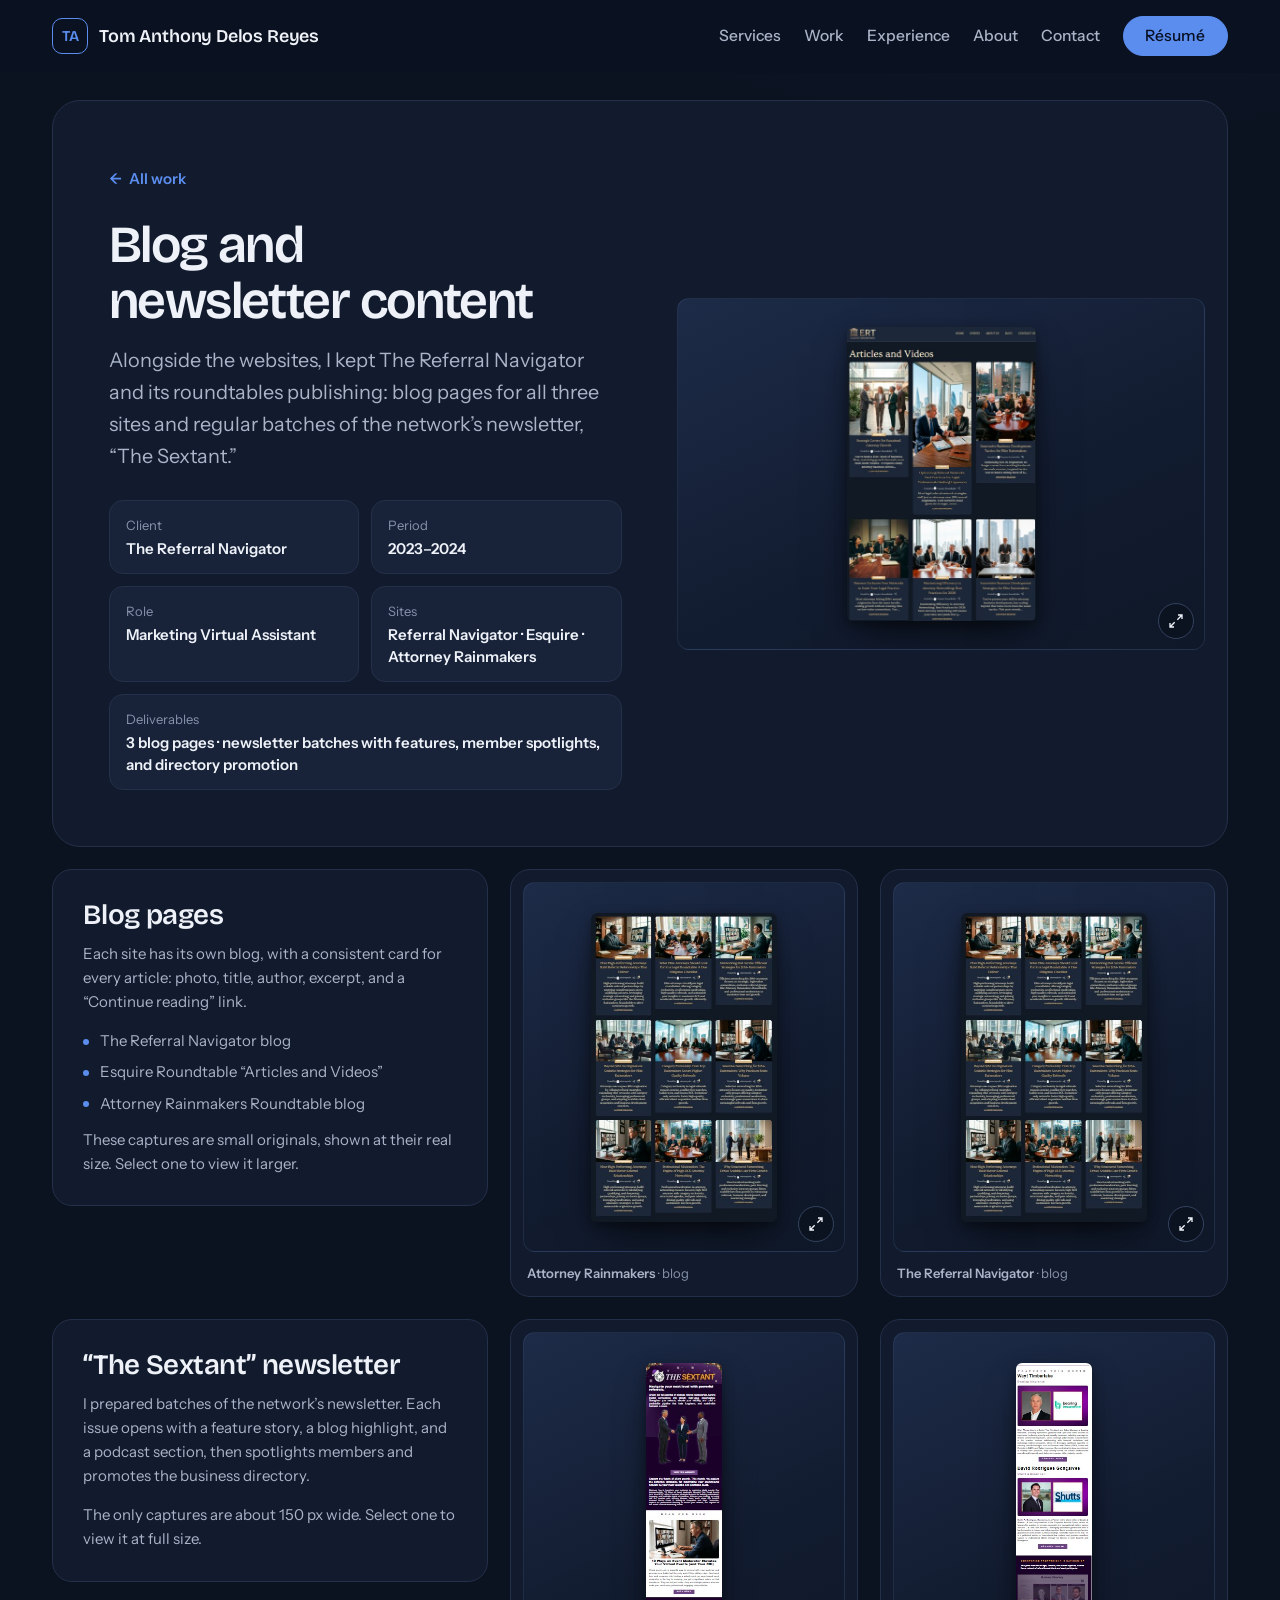
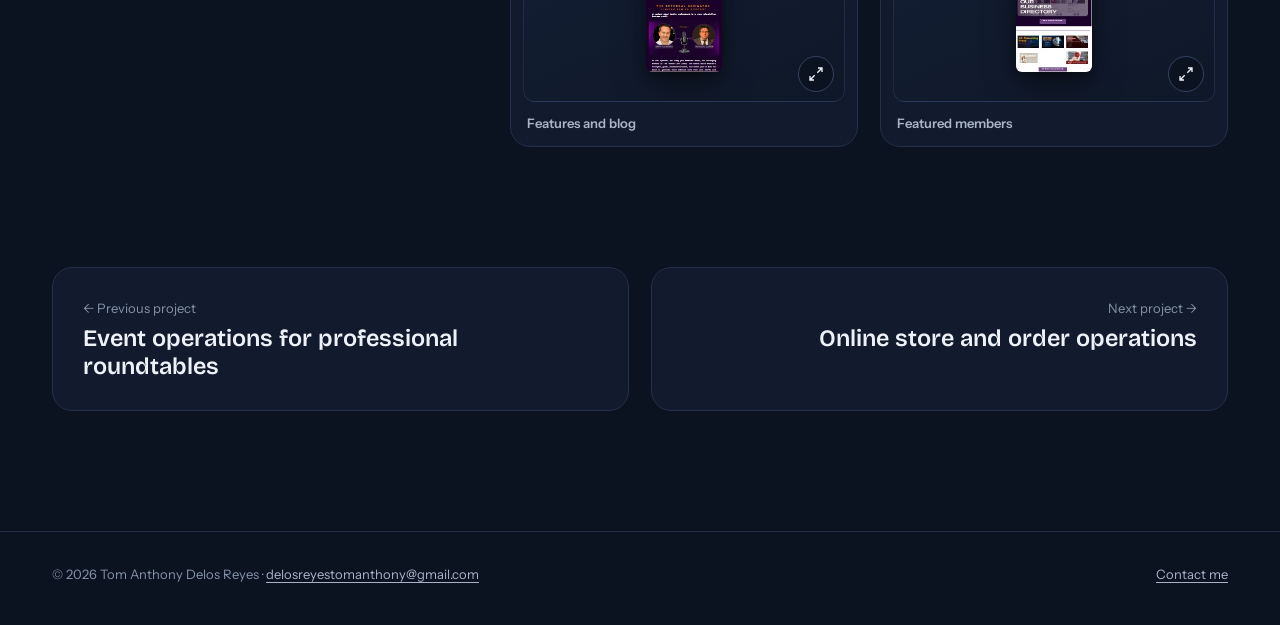
<file: work/blogs-newsletters.html>
<!doctype html>
<html lang="en">
<head>
  <meta charset="utf-8">
  <meta name="viewport" content="width=device-width, initial-scale=1">
  <title>Blog and newsletter content — Tom Anthony Delos Reyes</title>
  <meta name="description" content="Project: blog pages and “The Sextant” newsletter batches for The Referral Navigator and its attorney roundtables, by Tom Anthony Delos Reyes.">
  <link rel="canonical" href="https://delosreyestomanthony.github.io/work/blogs-newsletters.html">
  <meta property="og:type" content="article">
  <meta property="og:title" content="Blog and newsletter content — Tom Anthony Delos Reyes">
  <meta property="og:description" content="Blog pages for three sites and batches of a member newsletter.">
  <meta property="og:url" content="https://delosreyestomanthony.github.io/work/blogs-newsletters.html">
  <meta property="og:image" content="https://delosreyestomanthony.github.io/assets/img/web-ert-blog-404.jpg">
  <meta name="twitter:card" content="summary_large_image">
  <meta name="theme-color" content="#0b1220">
  <link rel="icon" href="../assets/img/favicon.svg" type="image/svg+xml">
  <link rel="icon" href="../assets/img/favicon-32.png" sizes="32x32" type="image/png">
  <link rel="apple-touch-icon" href="../assets/img/apple-touch-icon.png">
  <link rel="preconnect" href="https://fonts.googleapis.com">
  <link rel="preconnect" href="https://fonts.gstatic.com" crossorigin>
  <link rel="stylesheet" href="https://fonts.googleapis.com/css2?family=Bricolage+Grotesque:opsz,wght@12..96,500..600&family=Instrument+Sans:wght@400..600&display=swap">
  <link rel="stylesheet" href="../assets/css/site.css?v=2">
  <script>document.documentElement.classList.add('js')</script>
</head>
<body>
  <a class="skip" href="#main">Skip to content</a>
  <header class="site-header">
    <div class="wrap">
      <a class="brand" href="../index.html"><span class="brand-mark" aria-hidden="true">TA</span><span>Tom Anthony<span class="brand-last"> Delos Reyes</span></span></a>
      <button class="nav-toggle" type="button" aria-expanded="false" aria-controls="site-nav"><span class="nav-toggle-bars" aria-hidden="true"></span>Menu</button>
      <nav id="site-nav" class="site-nav" aria-label="Main">
        <ul class="nav-list">
          <li><a href="../index.html#services">Services</a></li>
          <li><a href="../index.html#work">Work</a></li>
          <li><a href="../index.html#experience">Experience</a></li>
          <li><a href="../index.html#about">About</a></li>
          <li><a href="../index.html#contact">Contact</a></li>
          <li><a class="btn btn--accent" href="../assets/files/Tom-Anthony-Delos-Reyes-Resume.pdf" download>Résumé <span class="visually-hidden">(PDF)</span></a></li>
        </ul>
      </nav>
    </div>
  </header>

  <main id="main" data-gallery>
    <section class="page-hero" aria-labelledby="page-title">
      <div class="wrap">
        <div class="page-hero-panel">
          <div class="page-hero-copy">
            <a class="back" href="../index.html#work"><span aria-hidden="true">←</span> All work</a>
            <h1 id="page-title">Blog and newsletter content</h1>
            <p class="intro">Alongside the websites, I kept The Referral Navigator and its roundtables publishing: blog pages for all three sites and regular batches of the network’s newsletter, “The Sextant.”</p>
            <dl class="facts">
              <div><dt>Client</dt><dd>The Referral Navigator</dd></div>
              <div><dt>Period</dt><dd>2023–2024</dd></div>
              <div><dt>Role</dt><dd>Marketing Virtual Assistant</dd></div>
              <div><dt>Sites</dt><dd>Referral Navigator · Esquire · Attorney Rainmakers</dd></div>
              <div class="wide"><dt>Deliverables</dt><dd>3 blog pages · newsletter batches with features, member spotlights, and directory promotion</dd></div>
            </dl>
          </div>
          <div class="page-hero-media">
            <a class="frame" data-lightbox href="../assets/img/web-ert-blog-404.jpg" data-title="Esquire Roundtable articles page" data-caption="“Articles and Videos” page. The original capture is 404 px wide."><img src="../assets/img/web-ert-blog-404.jpg" width="404" height="629" alt="Esquire Roundtable “Articles and Videos” page: a grid of article cards with photos of attorneys." fetchpriority="high"><span class="zoom-hint" aria-hidden="true"><svg viewBox="0 0 24 24" fill="none" stroke="currentColor" stroke-width="2"><path d="M15 3h6v6M9 21H3v-6M21 3l-7 7M3 21l7-7"/></svg></span></a>
          </div>
        </div>
      </div>
    </section>

    <div class="wrap">
      <section class="block" aria-labelledby="b-blogs">
        <div class="card block-text">
          <h2 id="b-blogs">Blog pages</h2>
          <p>Each site has its own blog, with a consistent card for every article: photo, title, author, excerpt, and a “Continue reading” link.</p>
          <ul>
            <li>The Referral Navigator blog</li>
            <li>Esquire Roundtable “Articles and Videos”</li>
            <li>Attorney Rainmakers Roundtable blog</li>
          </ul>
          <p style="margin-top:0.75rem">These captures are small originals, shown at their real size. Select one to view it larger.</p>
        </div>
        <div class="block-media two">
          <figure class="card shot"><a class="frame tall" data-lightbox href="../assets/img/web-arr-blog-315.jpg" data-title="Attorney Rainmakers blog" data-caption="Blog grid for the Attorney Rainmakers Roundtable. The original capture is 315 px wide."><img src="../assets/img/web-arr-blog-315.jpg" width="315" height="525" loading="lazy" alt="Attorney Rainmakers Roundtable blog: nine article cards with photos of attorneys and short excerpts."><span class="zoom-hint" aria-hidden="true"><svg viewBox="0 0 24 24" fill="none" stroke="currentColor" stroke-width="2"><path d="M15 3h6v6M9 21H3v-6M21 3l-7 7M3 21l7-7"/></svg></span></a><figcaption><b>Attorney Rainmakers</b> · blog</figcaption></figure>
          <figure class="card shot"><a class="frame tall" data-lightbox href="../assets/img/web-blog-315.jpg" data-title="Referral Navigator blog page" data-caption="Blog page. The original capture is 315 px wide."><img src="../assets/img/web-blog-315.jpg" width="315" height="525" loading="lazy" alt="Blog page: a grid of article cards with photos of professionals and short excerpts."><span class="zoom-hint" aria-hidden="true"><svg viewBox="0 0 24 24" fill="none" stroke="currentColor" stroke-width="2"><path d="M15 3h6v6M9 21H3v-6M21 3l-7 7M3 21l7-7"/></svg></span></a><figcaption><b>The Referral Navigator</b> · blog</figcaption></figure>
        </div>
      </section>

      <section class="block" id="newsletter" aria-labelledby="b-news">
        <div class="card block-text">
          <h2 id="b-news">“The Sextant” newsletter</h2>
          <p>I prepared batches of the network’s newsletter. Each issue opens with a feature story, a blog highlight, and a podcast section, then spotlights members and promotes the business directory.</p>
          <p>The only captures are about 150 px wide. Select one to view it at full size.</p>
        </div>
        <div class="block-media two">
          <figure class="card shot"><a class="frame tall" data-lightbox href="../assets/img/email-newsletter-149.jpg" data-title="The Sextant, part 1" data-caption="Feature story, blog highlight, and podcast section. The original capture is 149 px wide."><img src="../assets/img/email-newsletter-149.jpg" width="149" height="604" loading="lazy" alt="Newsletter email with The Sextant header, a feature story, a blog highlight about event moderators, and a podcast section."><span class="zoom-hint" aria-hidden="true"><svg viewBox="0 0 24 24" fill="none" stroke="currentColor" stroke-width="2"><path d="M15 3h6v6M9 21H3v-6M21 3l-7 7M3 21l7-7"/></svg></span></a><figcaption><b>Features and blog</b></figcaption></figure>
          <figure class="card shot"><a class="frame tall" data-lightbox href="../assets/img/email-newsletter-2-148.jpg" data-title="The Sextant, part 2" data-caption="Featured members and directory section. The original capture is 148 px wide."><img src="../assets/img/email-newsletter-2-148.jpg" width="148" height="602" loading="lazy" alt="Newsletter section featuring two members with photos and firm logos, followed by a business directory promotion."><span class="zoom-hint" aria-hidden="true"><svg viewBox="0 0 24 24" fill="none" stroke="currentColor" stroke-width="2"><path d="M15 3h6v6M9 21H3v-6M21 3l-7 7M3 21l7-7"/></svg></span></a><figcaption><b>Featured members</b></figcaption></figure>
        </div>
      </section>

      <nav class="next-nav" aria-label="More projects">
        <a class="card" href="roundtable-events.html"><span>← Previous project</span><strong>Event operations for professional roundtables</strong></a>
        <a class="card next" href="top-tier-print.html"><span>Next project →</span><strong>Online store and order operations</strong></a>
      </nav>
    </div>
  </main>

  <footer class="site-footer">
    <div class="wrap">
      <p>© 2026 Tom Anthony Delos Reyes · <a href="mailto:delosreyestomanthony@gmail.com">delosreyestomanthony@gmail.com</a></p>
      <p><a href="../index.html#contact">Contact me</a></p>
    </div>
  </footer>
  <script src="../assets/js/site.js?v=3" defer></script>
</body>
</html>
</file>
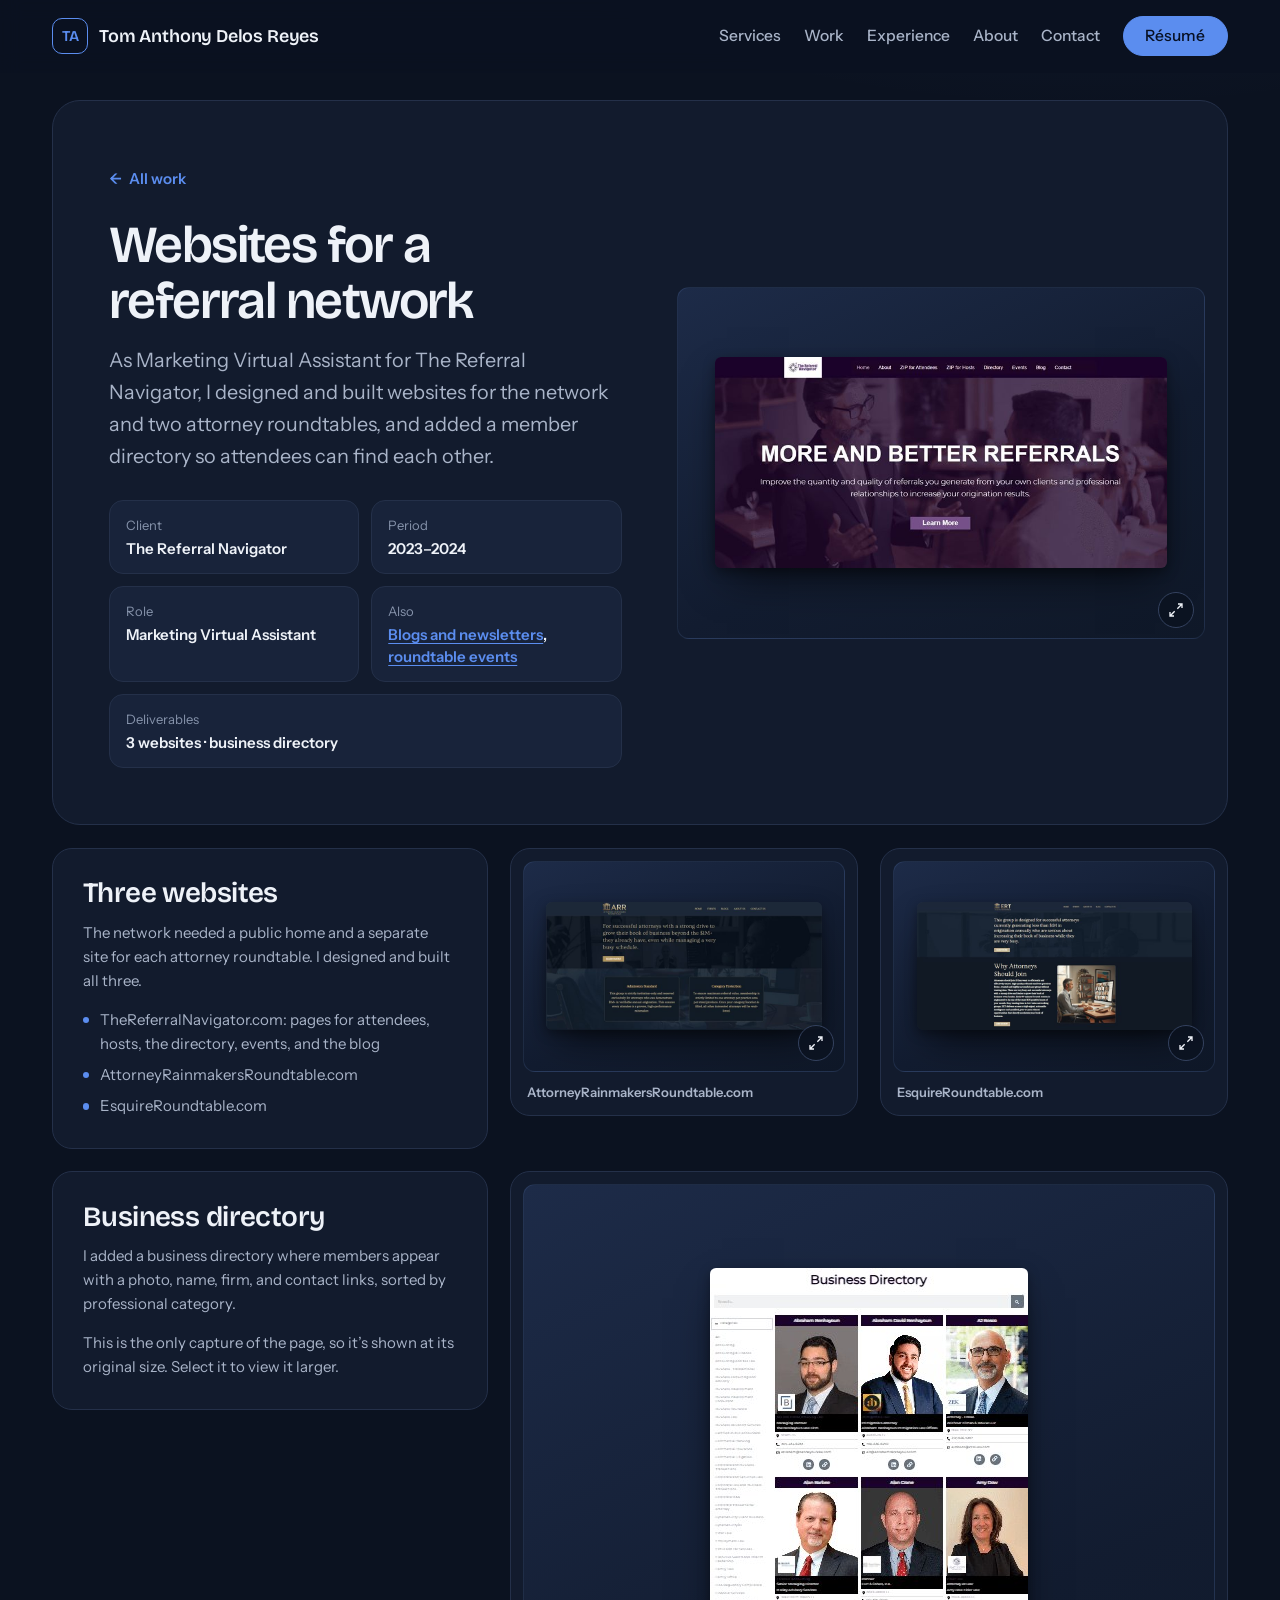
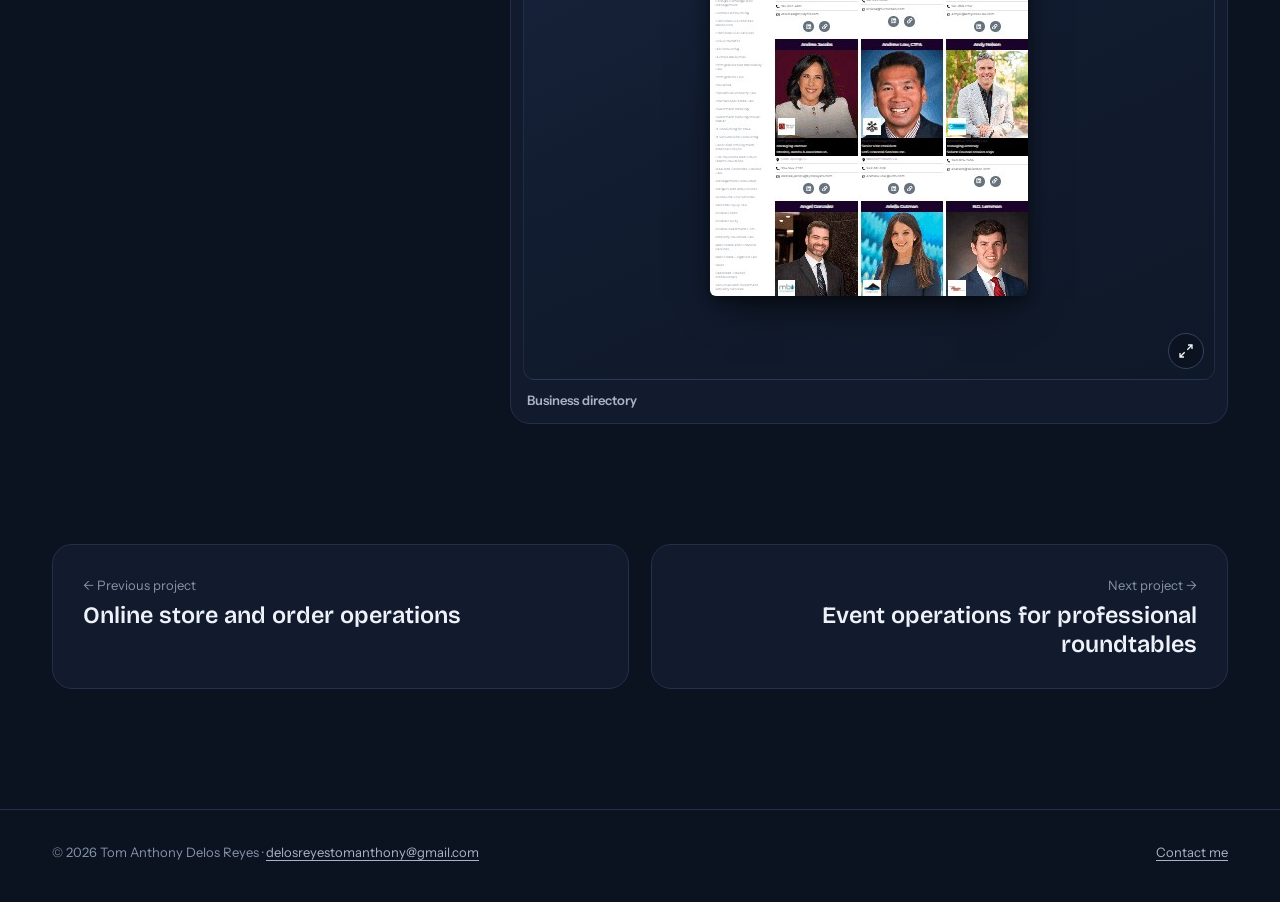
<file: work/referral-network.html>
<!doctype html>
<html lang="en">
<head>
  <meta charset="utf-8">
  <meta name="viewport" content="width=device-width, initial-scale=1">
  <title>Referral network websites — Tom Anthony Delos Reyes</title>
  <meta name="description" content="Project: three websites and a member directory for The Referral Navigator and two attorney roundtables, by Tom Anthony Delos Reyes.">
  <link rel="canonical" href="https://delosreyestomanthony.github.io/work/referral-network.html">
  <meta property="og:type" content="article">
  <meta property="og:title" content="Websites for a referral network — Tom Anthony Delos Reyes">
  <meta property="og:description" content="Three websites and a member directory for a professional referral network.">
  <meta property="og:url" content="https://delosreyestomanthony.github.io/work/referral-network.html">
  <meta property="og:image" content="https://delosreyestomanthony.github.io/assets/img/web-referral-navigator-1347.jpg">
  <meta name="twitter:card" content="summary_large_image">
  <meta name="theme-color" content="#0b1220">
  <link rel="icon" href="../assets/img/favicon.svg" type="image/svg+xml">
  <link rel="icon" href="../assets/img/favicon-32.png" sizes="32x32" type="image/png">
  <link rel="apple-touch-icon" href="../assets/img/apple-touch-icon.png">
  <link rel="preconnect" href="https://fonts.googleapis.com">
  <link rel="preconnect" href="https://fonts.gstatic.com" crossorigin>
  <link rel="stylesheet" href="https://fonts.googleapis.com/css2?family=Bricolage+Grotesque:opsz,wght@12..96,500..600&family=Instrument+Sans:wght@400..600&display=swap">
  <link rel="stylesheet" href="../assets/css/site.css?v=2">
  <script>document.documentElement.classList.add('js')</script>
</head>
<body>
  <a class="skip" href="#main">Skip to content</a>
  <header class="site-header">
    <div class="wrap">
      <a class="brand" href="../index.html"><span class="brand-mark" aria-hidden="true">TA</span><span>Tom Anthony<span class="brand-last"> Delos Reyes</span></span></a>
      <button class="nav-toggle" type="button" aria-expanded="false" aria-controls="site-nav"><span class="nav-toggle-bars" aria-hidden="true"></span>Menu</button>
      <nav id="site-nav" class="site-nav" aria-label="Main">
        <ul class="nav-list">
          <li><a href="../index.html#services">Services</a></li>
          <li><a href="../index.html#work">Work</a></li>
          <li><a href="../index.html#experience">Experience</a></li>
          <li><a href="../index.html#about">About</a></li>
          <li><a href="../index.html#contact">Contact</a></li>
          <li><a class="btn btn--accent" href="../assets/files/Tom-Anthony-Delos-Reyes-Resume.pdf" download>Résumé <span class="visually-hidden">(PDF)</span></a></li>
        </ul>
      </nav>
    </div>
  </header>

  <main id="main" data-gallery>
    <section class="page-hero" aria-labelledby="page-title">
      <div class="wrap">
        <div class="page-hero-panel">
          <div class="page-hero-copy">
            <a class="back" href="../index.html#work"><span aria-hidden="true">←</span> All work</a>
            <h1 id="page-title">Websites for a referral network</h1>
            <p class="intro">As Marketing Virtual Assistant for The Referral Navigator, I designed and built websites for the network and two attorney roundtables, and added a member directory so attendees can find each other.</p>
            <dl class="facts">
              <div><dt>Client</dt><dd>The Referral Navigator</dd></div>
              <div><dt>Period</dt><dd>2023–2024</dd></div>
              <div><dt>Role</dt><dd>Marketing Virtual Assistant</dd></div>
              <div><dt>Also</dt><dd><a href="blogs-newsletters.html">Blogs and newsletters</a>, <a href="roundtable-events.html">roundtable events</a></dd></div>
              <div class="wide"><dt>Deliverables</dt><dd>3 websites · business directory</dd></div>
            </dl>
          </div>
          <div class="page-hero-media">
            <a class="frame" data-lightbox href="../assets/img/web-referral-navigator-1347.jpg" data-title="TheReferralNavigator.com" data-caption="Home page of TheReferralNavigator.com."><img src="../assets/img/web-referral-navigator-1347.jpg" srcset="../assets/img/web-referral-navigator-800.jpg 800w, ../assets/img/web-referral-navigator-1347.jpg 1347w" sizes="(max-width: 900px) 92vw, 560px" width="1347" height="630" alt="TheReferralNavigator.com home page: purple-tinted photo of two professionals talking, the headline “More and better referrals,” and navigation for attendees, hosts, directory, events, and blog." fetchpriority="high"><span class="zoom-hint" aria-hidden="true"><svg viewBox="0 0 24 24" fill="none" stroke="currentColor" stroke-width="2"><path d="M15 3h6v6M9 21H3v-6M21 3l-7 7M3 21l7-7"/></svg></span></a>
          </div>
        </div>
      </div>
    </section>

    <div class="wrap">
      <section class="block" aria-labelledby="b-sites">
        <div class="card block-text">
          <h2 id="b-sites">Three websites</h2>
          <p>The network needed a public home and a separate site for each attorney roundtable. I designed and built all three.</p>
          <ul>
            <li>TheReferralNavigator.com: pages for attendees, hosts, the directory, events, and the blog</li>
            <li>AttorneyRainmakersRoundtable.com</li>
            <li>EsquireRoundtable.com</li>
          </ul>
        </div>
        <div class="block-media two">
          <figure class="card shot"><a class="frame" data-lightbox href="../assets/img/web-attorney-rainmakers-1350.jpg" data-title="AttorneyRainmakersRoundtable.com" data-caption="Website for the Attorney Rainmakers Roundtable."><img src="../assets/img/web-attorney-rainmakers-800.jpg" width="800" height="374" loading="lazy" alt="AttorneyRainmakersRoundtable.com: dark navy page describing the roundtable for successful attorneys."><span class="zoom-hint" aria-hidden="true"><svg viewBox="0 0 24 24" fill="none" stroke="currentColor" stroke-width="2"><path d="M15 3h6v6M9 21H3v-6M21 3l-7 7M3 21l7-7"/></svg></span></a><figcaption><b>AttorneyRainmakersRoundtable.com</b></figcaption></figure>
          <figure class="card shot"><a class="frame" data-lightbox href="../assets/img/web-esquire-1349.jpg" data-title="EsquireRoundtable.com" data-caption="Website for the Esquire Roundtable."><img src="../assets/img/web-esquire-800.jpg" width="800" height="374" loading="lazy" alt="EsquireRoundtable.com: dark navy page with a “Why attorneys should join” section and a photo of a lawyer at a desk."><span class="zoom-hint" aria-hidden="true"><svg viewBox="0 0 24 24" fill="none" stroke="currentColor" stroke-width="2"><path d="M15 3h6v6M9 21H3v-6M21 3l-7 7M3 21l7-7"/></svg></span></a><figcaption><b>EsquireRoundtable.com</b></figcaption></figure>
        </div>
      </section>

      <section class="block" id="directory" aria-labelledby="b-dir">
        <div class="card block-text">
          <h2 id="b-dir">Business directory</h2>
          <p>I added a business directory where members appear with a photo, name, firm, and contact links, sorted by professional category.</p>
          <p>This is the only capture of the page, so it’s shown at its original size. Select it to view it larger.</p>
        </div>
        <div class="block-media">
          <figure class="card shot"><a class="frame tall" data-lightbox href="../assets/img/web-directory-318.jpg" data-title="Business directory" data-caption="Member directory page. The original capture is 318 px wide."><img src="../assets/img/web-directory-318.jpg" width="318" height="628" loading="lazy" alt="Business directory page: a grid of member headshots with names and contact icons."><span class="zoom-hint" aria-hidden="true"><svg viewBox="0 0 24 24" fill="none" stroke="currentColor" stroke-width="2"><path d="M15 3h6v6M9 21H3v-6M21 3l-7 7M3 21l7-7"/></svg></span></a><figcaption><b>Business directory</b></figcaption></figure>
        </div>
      </section>

      <nav class="next-nav" aria-label="More projects">
        <a class="card" href="top-tier-print.html"><span>← Previous project</span><strong>Online store and order operations</strong></a>
        <a class="card next" href="roundtable-events.html"><span>Next project →</span><strong>Event operations for professional roundtables</strong></a>
      </nav>
    </div>
  </main>

  <footer class="site-footer">
    <div class="wrap">
      <p>© 2026 Tom Anthony Delos Reyes · <a href="mailto:delosreyestomanthony@gmail.com">delosreyestomanthony@gmail.com</a></p>
      <p><a href="../index.html#contact">Contact me</a></p>
    </div>
  </footer>
  <script src="../assets/js/site.js?v=3" defer></script>
</body>
</html>
</file>
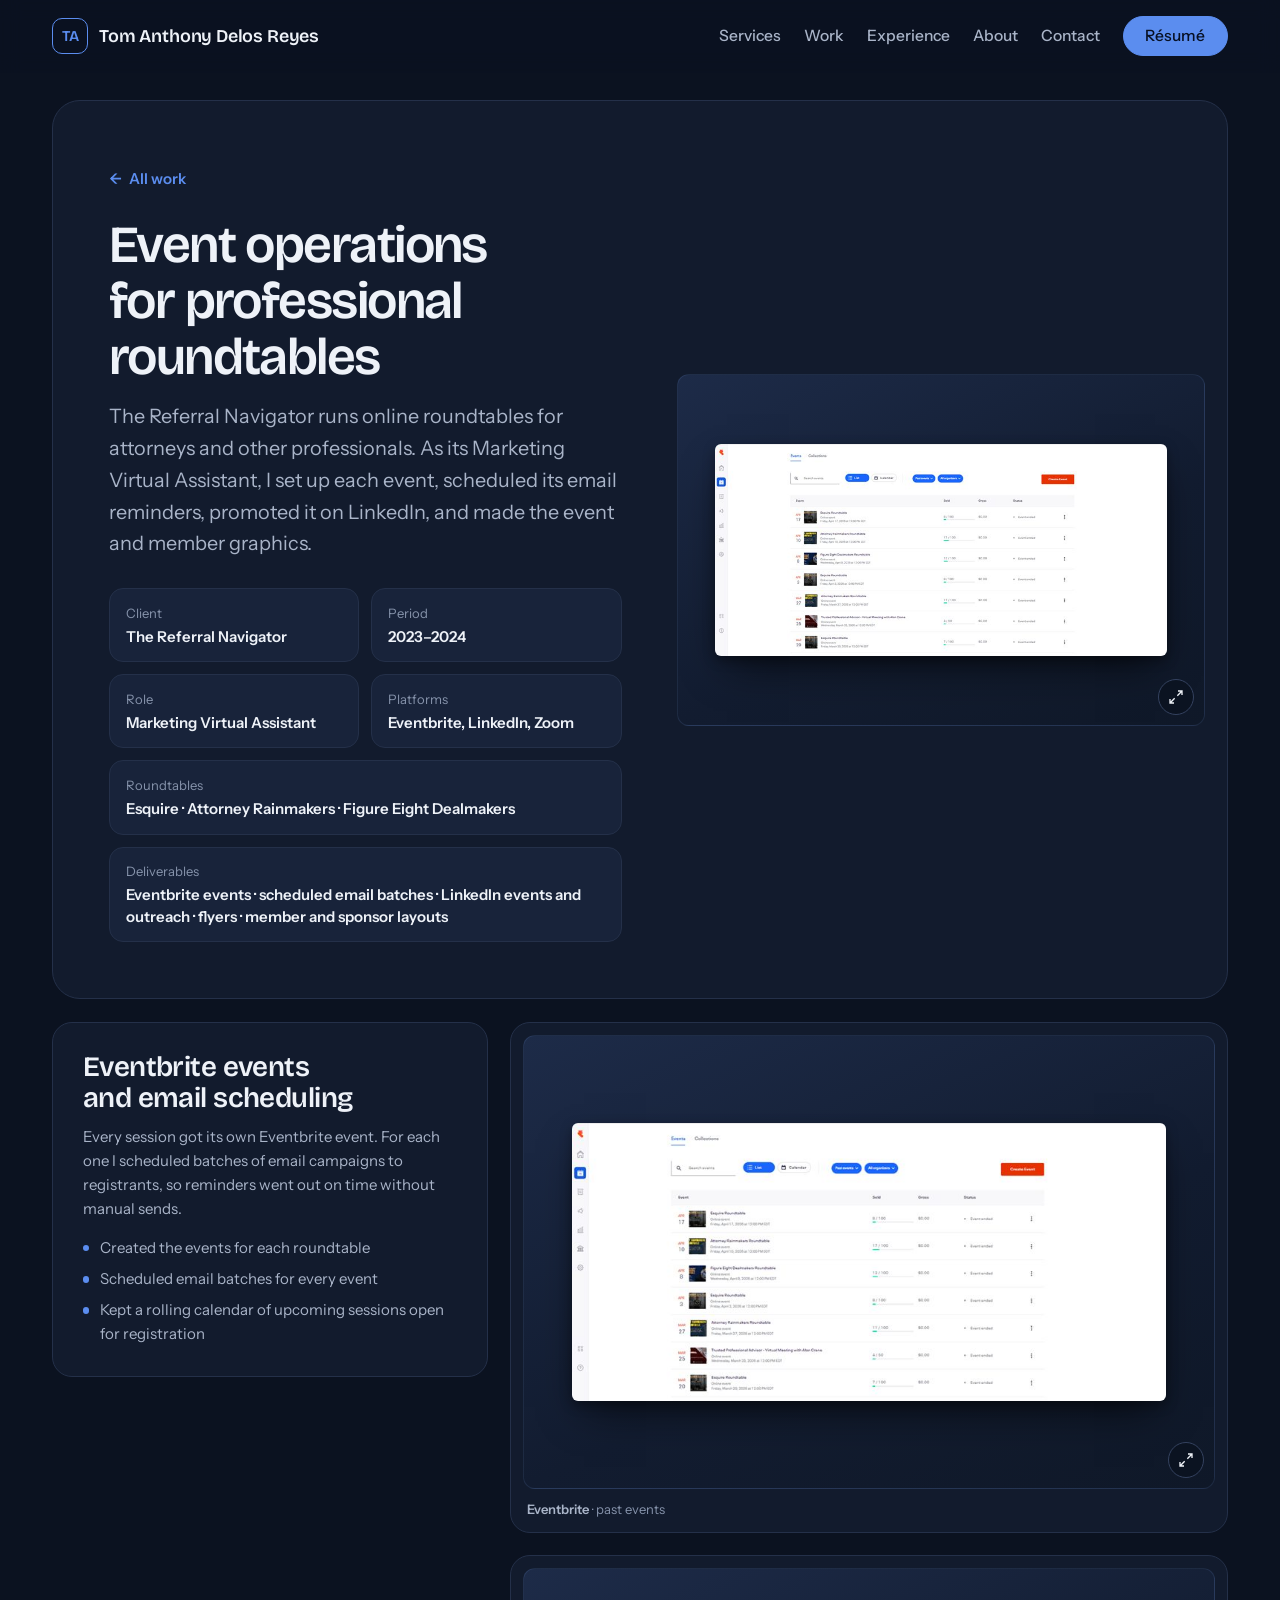
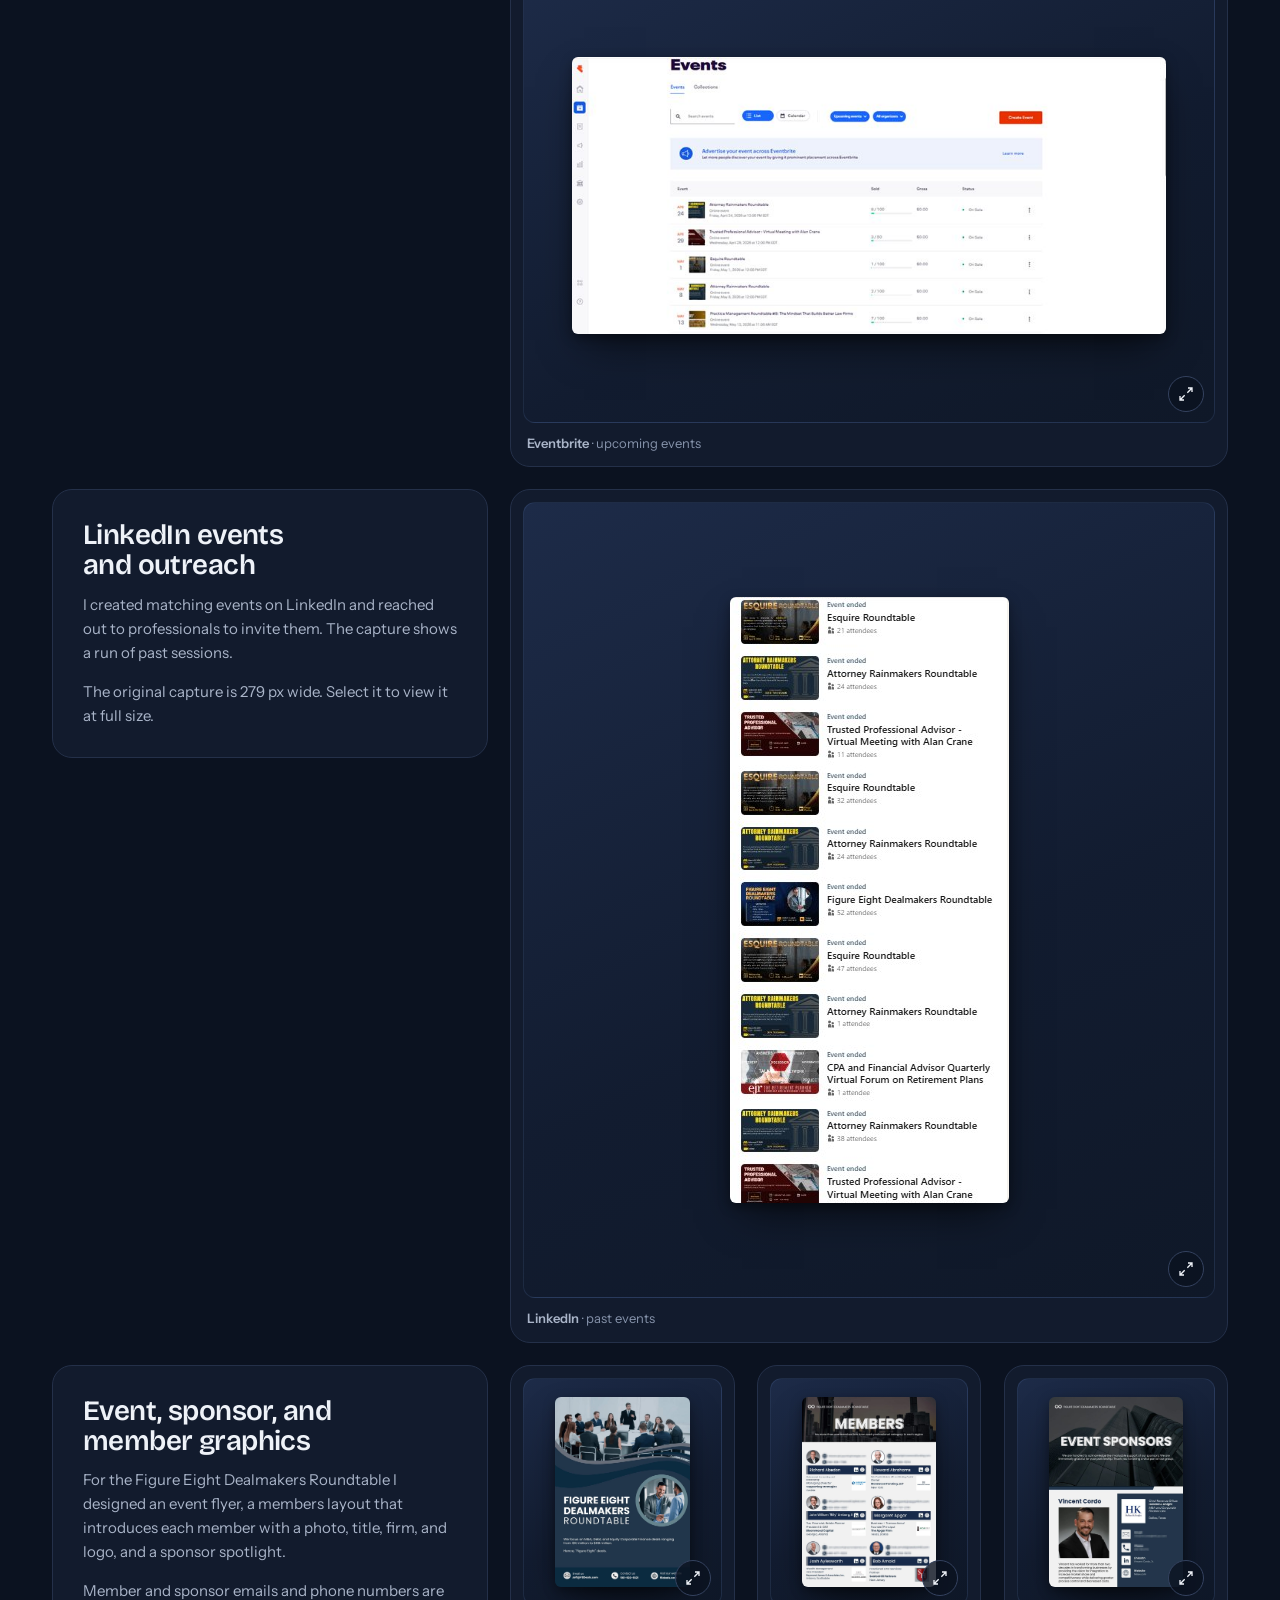
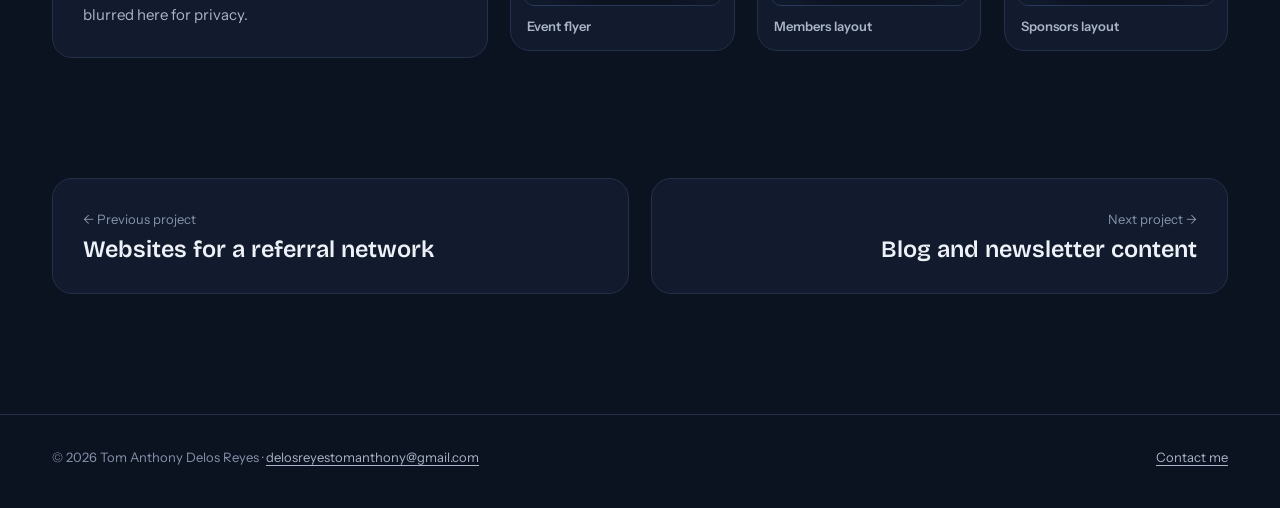
<file: work/roundtable-events.html>
<!doctype html>
<html lang="en">
<head>
  <meta charset="utf-8">
  <meta name="viewport" content="width=device-width, initial-scale=1">
  <title>Roundtable event operations — Tom Anthony Delos Reyes</title>
  <meta name="description" content="Project: Eventbrite events, scheduled email campaigns, LinkedIn events and outreach, and event graphics for online professional roundtables, by Tom Anthony Delos Reyes.">
  <link rel="canonical" href="https://delosreyestomanthony.github.io/work/roundtable-events.html">
  <meta property="og:type" content="article">
  <meta property="og:title" content="Event operations for professional roundtables — Tom Anthony Delos Reyes">
  <meta property="og:description" content="Eventbrite setup, scheduled emails, LinkedIn events and outreach, flyers, and member layouts.">
  <meta property="og:url" content="https://delosreyestomanthony.github.io/work/roundtable-events.html">
  <meta property="og:image" content="https://delosreyestomanthony.github.io/assets/img/event-eventbrite-list-1350.jpg">
  <meta name="twitter:card" content="summary_large_image">
  <meta name="theme-color" content="#0b1220">
  <link rel="icon" href="../assets/img/favicon.svg" type="image/svg+xml">
  <link rel="icon" href="../assets/img/favicon-32.png" sizes="32x32" type="image/png">
  <link rel="apple-touch-icon" href="../assets/img/apple-touch-icon.png">
  <link rel="preconnect" href="https://fonts.googleapis.com">
  <link rel="preconnect" href="https://fonts.gstatic.com" crossorigin>
  <link rel="stylesheet" href="https://fonts.googleapis.com/css2?family=Bricolage+Grotesque:opsz,wght@12..96,500..600&family=Instrument+Sans:wght@400..600&display=swap">
  <link rel="stylesheet" href="../assets/css/site.css?v=2">
  <script>document.documentElement.classList.add('js')</script>
</head>
<body>
  <a class="skip" href="#main">Skip to content</a>
  <header class="site-header">
    <div class="wrap">
      <a class="brand" href="../index.html"><span class="brand-mark" aria-hidden="true">TA</span><span>Tom Anthony<span class="brand-last"> Delos Reyes</span></span></a>
      <button class="nav-toggle" type="button" aria-expanded="false" aria-controls="site-nav"><span class="nav-toggle-bars" aria-hidden="true"></span>Menu</button>
      <nav id="site-nav" class="site-nav" aria-label="Main">
        <ul class="nav-list">
          <li><a href="../index.html#services">Services</a></li>
          <li><a href="../index.html#work">Work</a></li>
          <li><a href="../index.html#experience">Experience</a></li>
          <li><a href="../index.html#about">About</a></li>
          <li><a href="../index.html#contact">Contact</a></li>
          <li><a class="btn btn--accent" href="../assets/files/Tom-Anthony-Delos-Reyes-Resume.pdf" download>Résumé <span class="visually-hidden">(PDF)</span></a></li>
        </ul>
      </nav>
    </div>
  </header>

  <main id="main" data-gallery>
    <section class="page-hero" aria-labelledby="page-title">
      <div class="wrap">
        <div class="page-hero-panel">
          <div class="page-hero-copy">
            <a class="back" href="../index.html#work"><span aria-hidden="true">←</span> All work</a>
            <h1 id="page-title">Event operations for professional roundtables</h1>
            <p class="intro">The Referral Navigator runs online roundtables for attorneys and other professionals. As its Marketing Virtual Assistant, I set up each event, scheduled its email reminders, promoted it on LinkedIn, and made the event and member graphics.</p>
            <dl class="facts">
              <div><dt>Client</dt><dd>The Referral Navigator</dd></div>
              <div><dt>Period</dt><dd>2023–2024</dd></div>
              <div><dt>Role</dt><dd>Marketing Virtual Assistant</dd></div>
              <div><dt>Platforms</dt><dd>Eventbrite, LinkedIn, Zoom</dd></div>
              <div class="wide"><dt>Roundtables</dt><dd>Esquire · Attorney Rainmakers · Figure Eight Dealmakers</dd></div>
              <div class="wide"><dt>Deliverables</dt><dd>Eventbrite events · scheduled email batches · LinkedIn events and outreach · flyers · member and sponsor layouts</dd></div>
            </dl>
          </div>
          <div class="page-hero-media">
            <a class="frame" data-lightbox href="../assets/img/event-eventbrite-list-1350.jpg" data-title="Eventbrite events" data-caption="Past roundtable events in Eventbrite."><img src="../assets/img/event-eventbrite-list-1350.jpg" srcset="../assets/img/event-eventbrite-list-800.jpg 800w, ../assets/img/event-eventbrite-list-1350.jpg 1350w" sizes="(max-width: 900px) 92vw, 560px" width="1350" height="633" alt="Eventbrite event list of online roundtables in March and April 2026: Esquire, Attorney Rainmakers, Figure Eight Dealmakers, and a Trusted Professional Advisor meeting." fetchpriority="high"><span class="zoom-hint" aria-hidden="true"><svg viewBox="0 0 24 24" fill="none" stroke="currentColor" stroke-width="2"><path d="M15 3h6v6M9 21H3v-6M21 3l-7 7M3 21l7-7"/></svg></span></a>
          </div>
        </div>
      </div>
    </section>

    <div class="wrap">
      <section class="block" aria-labelledby="b-eb">
        <div class="card block-text">
          <h2 id="b-eb">Eventbrite events and email scheduling</h2>
          <p>Every session got its own Eventbrite event. For each one I scheduled batches of email campaigns to registrants, so reminders went out on time without manual sends.</p>
          <ul>
            <li>Created the events for each roundtable</li>
            <li>Scheduled email batches for every event</li>
            <li>Kept a rolling calendar of upcoming sessions open for registration</li>
          </ul>
        </div>
        <div class="block-media">
          <figure class="card shot"><a class="frame" data-lightbox href="../assets/img/event-eventbrite-list-1350.jpg" data-title="Eventbrite: past events" data-caption="Past roundtable events in Eventbrite."><img src="../assets/img/event-eventbrite-list-800.jpg" width="800" height="375" loading="lazy" alt="Eventbrite event list showing past Esquire, Attorney Rainmakers, and Figure Eight Dealmakers roundtables."><span class="zoom-hint" aria-hidden="true"><svg viewBox="0 0 24 24" fill="none" stroke="currentColor" stroke-width="2"><path d="M15 3h6v6M9 21H3v-6M21 3l-7 7M3 21l7-7"/></svg></span></a><figcaption><b>Eventbrite</b> · past events</figcaption></figure>
          <figure class="card shot"><a class="frame" data-lightbox href="../assets/img/event-eventbrite-upcoming-1354.jpg" data-title="Eventbrite: upcoming events" data-caption="Upcoming roundtable events on sale in Eventbrite."><img src="../assets/img/event-eventbrite-upcoming-800.jpg" width="800" height="374" loading="lazy" alt="Eventbrite list of upcoming online events on sale, including Attorney Rainmakers, Esquire, and a Practice Management Roundtable."><span class="zoom-hint" aria-hidden="true"><svg viewBox="0 0 24 24" fill="none" stroke="currentColor" stroke-width="2"><path d="M15 3h6v6M9 21H3v-6M21 3l-7 7M3 21l7-7"/></svg></span></a><figcaption><b>Eventbrite</b> · upcoming events</figcaption></figure>
        </div>
      </section>

      <section class="block" id="linkedin" aria-labelledby="b-li">
        <div class="card block-text">
          <h2 id="b-li">LinkedIn events and outreach</h2>
          <p>I created matching events on LinkedIn and reached out to professionals to invite them. The capture shows a run of past sessions.</p>
          <p>The original capture is 279 px wide. Select it to view it at full size.</p>
        </div>
        <div class="block-media">
          <figure class="card shot"><a class="frame tall" data-lightbox href="../assets/img/event-linkedin-279.jpg" data-title="LinkedIn events" data-caption="Past roundtable events on LinkedIn. The original capture is 279 px wide."><img src="../assets/img/event-linkedin-279.jpg" width="279" height="606" loading="lazy" alt="LinkedIn events list: past Esquire, Attorney Rainmakers, Figure Eight Dealmakers, and Trusted Professional Advisor events with attendee counts."><span class="zoom-hint" aria-hidden="true"><svg viewBox="0 0 24 24" fill="none" stroke="currentColor" stroke-width="2"><path d="M15 3h6v6M9 21H3v-6M21 3l-7 7M3 21l7-7"/></svg></span></a><figcaption><b>LinkedIn</b> · past events</figcaption></figure>
        </div>
      </section>

      <section class="block" id="design" aria-labelledby="b-design">
        <div class="card block-text">
          <h2 id="b-design">Event, sponsor, and member graphics</h2>
          <p>For the Figure Eight Dealmakers Roundtable I designed an event flyer, a members layout that introduces each member with a photo, title, firm, and logo, and a sponsor spotlight.</p>
          <p>Member and sponsor emails and phone numbers are blurred here for privacy.</p>
        </div>
        <div class="block-media three">
          <figure class="card shot"><a class="frame tall" data-lightbox href="../assets/img/event-layout-1414.jpg" data-title="Event flyer" data-caption="Flyer for the Figure Eight Dealmakers Roundtable."><img src="../assets/img/event-layout-700.jpg" width="700" height="990" loading="lazy" alt="Flyer for the Figure Eight Dealmakers Roundtable: meeting-room photo, title, and contact details."><span class="zoom-hint" aria-hidden="true"><svg viewBox="0 0 24 24" fill="none" stroke="currentColor" stroke-width="2"><path d="M15 3h6v6M9 21H3v-6M21 3l-7 7M3 21l7-7"/></svg></span></a><figcaption><b>Event flyer</b></figcaption></figure>
          <figure class="card shot"><a class="frame tall" data-lightbox href="../assets/img/event-members-1414.jpg" data-title="Members layout" data-caption="Members layout. Emails and phone numbers are blurred for privacy."><img src="../assets/img/event-members-700.jpg" width="700" height="990" loading="lazy" alt="Members layout: six member profiles with photos, names, titles, firms, and logos."><span class="zoom-hint" aria-hidden="true"><svg viewBox="0 0 24 24" fill="none" stroke="currentColor" stroke-width="2"><path d="M15 3h6v6M9 21H3v-6M21 3l-7 7M3 21l7-7"/></svg></span></a><figcaption><b>Members layout</b></figcaption></figure>
          <figure class="card shot"><a class="frame tall" data-lightbox href="../assets/img/event-sponsors-1414.jpg" data-title="Event sponsors layout" data-caption="Sponsor layout. Email and phone are blurred for privacy."><img src="../assets/img/event-sponsors-700.jpg" width="700" height="990" loading="lazy" alt="Event Sponsors layout featuring a sponsor’s photo, firm logo, role, and short bio."><span class="zoom-hint" aria-hidden="true"><svg viewBox="0 0 24 24" fill="none" stroke="currentColor" stroke-width="2"><path d="M15 3h6v6M9 21H3v-6M21 3l-7 7M3 21l7-7"/></svg></span></a><figcaption><b>Sponsors layout</b></figcaption></figure>
        </div>
      </section>

      <nav class="next-nav" aria-label="More projects">
        <a class="card" href="referral-network.html"><span>← Previous project</span><strong>Websites for a referral network</strong></a>
        <a class="card next" href="blogs-newsletters.html"><span>Next project →</span><strong>Blog and newsletter content</strong></a>
      </nav>
    </div>
  </main>

  <footer class="site-footer">
    <div class="wrap">
      <p>© 2026 Tom Anthony Delos Reyes · <a href="mailto:delosreyestomanthony@gmail.com">delosreyestomanthony@gmail.com</a></p>
      <p><a href="../index.html#contact">Contact me</a></p>
    </div>
  </footer>
  <script src="../assets/js/site.js?v=3" defer></script>
</body>
</html>
</file>
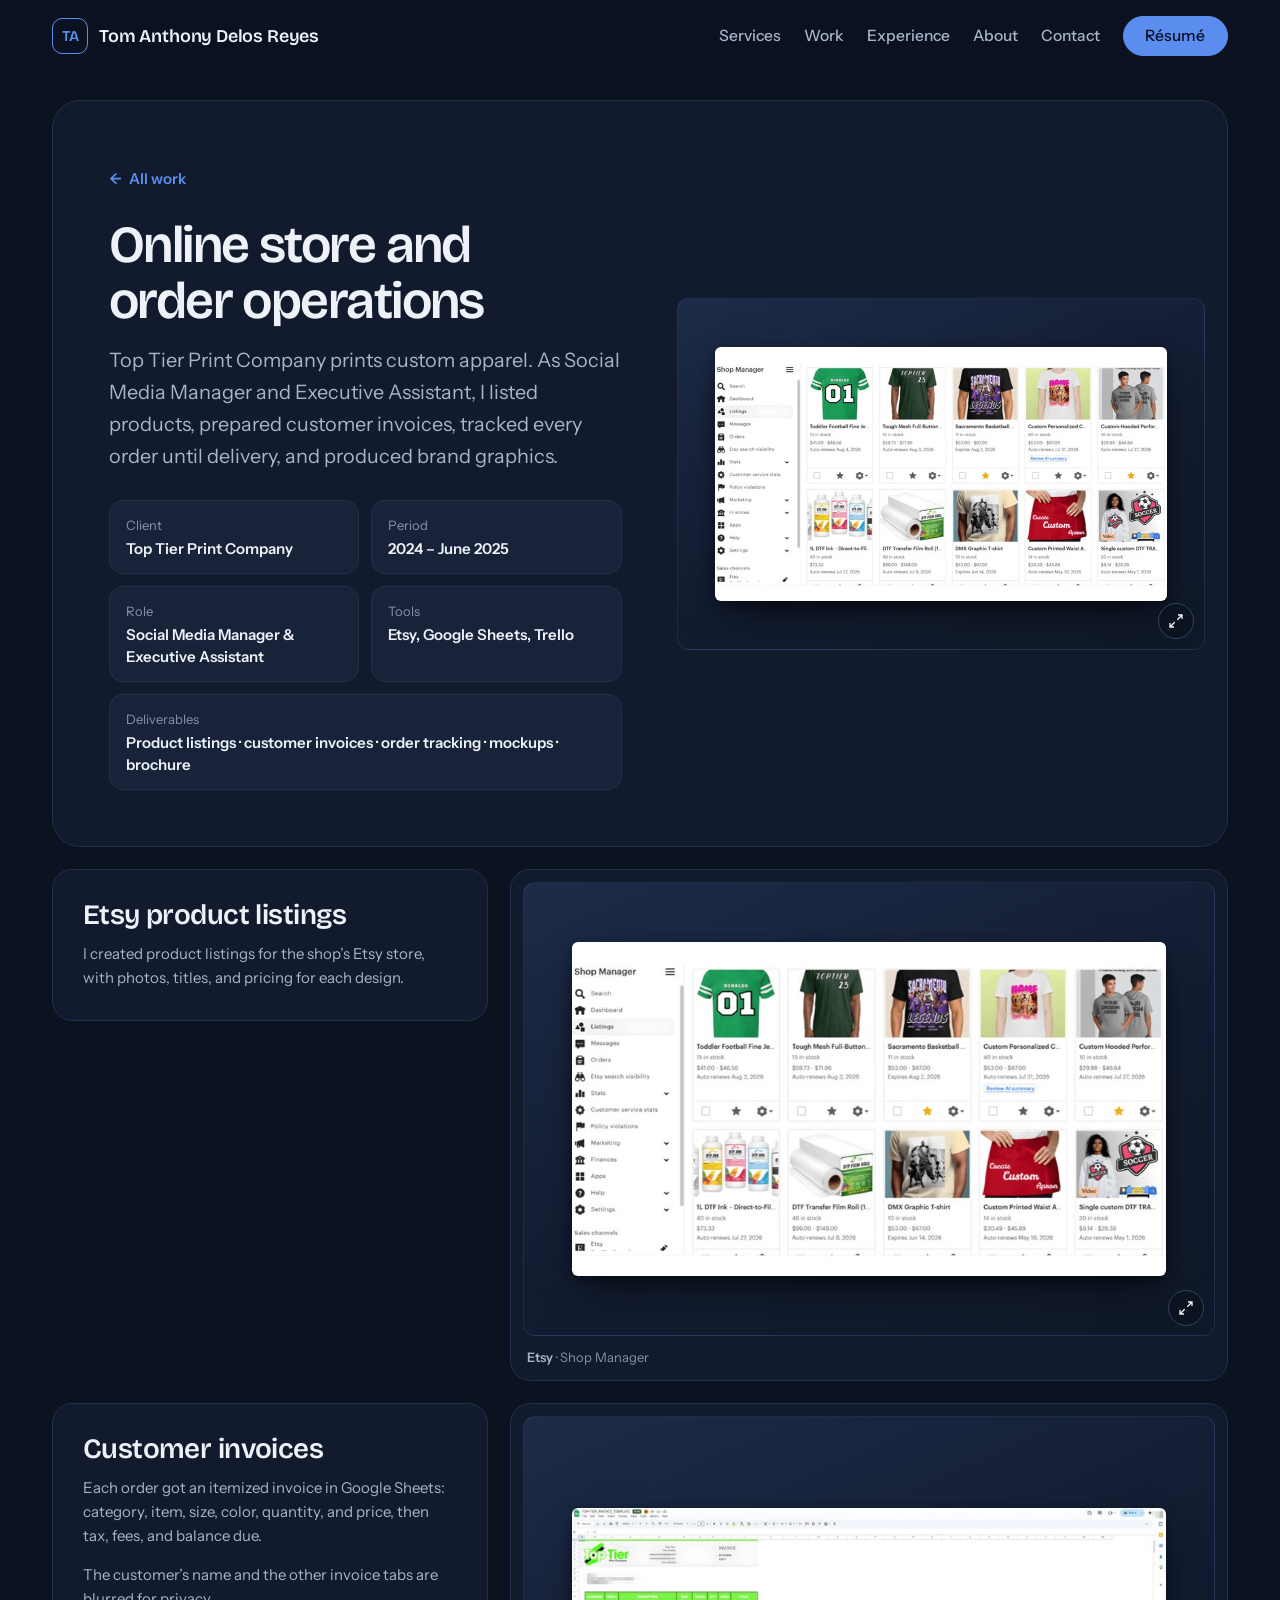
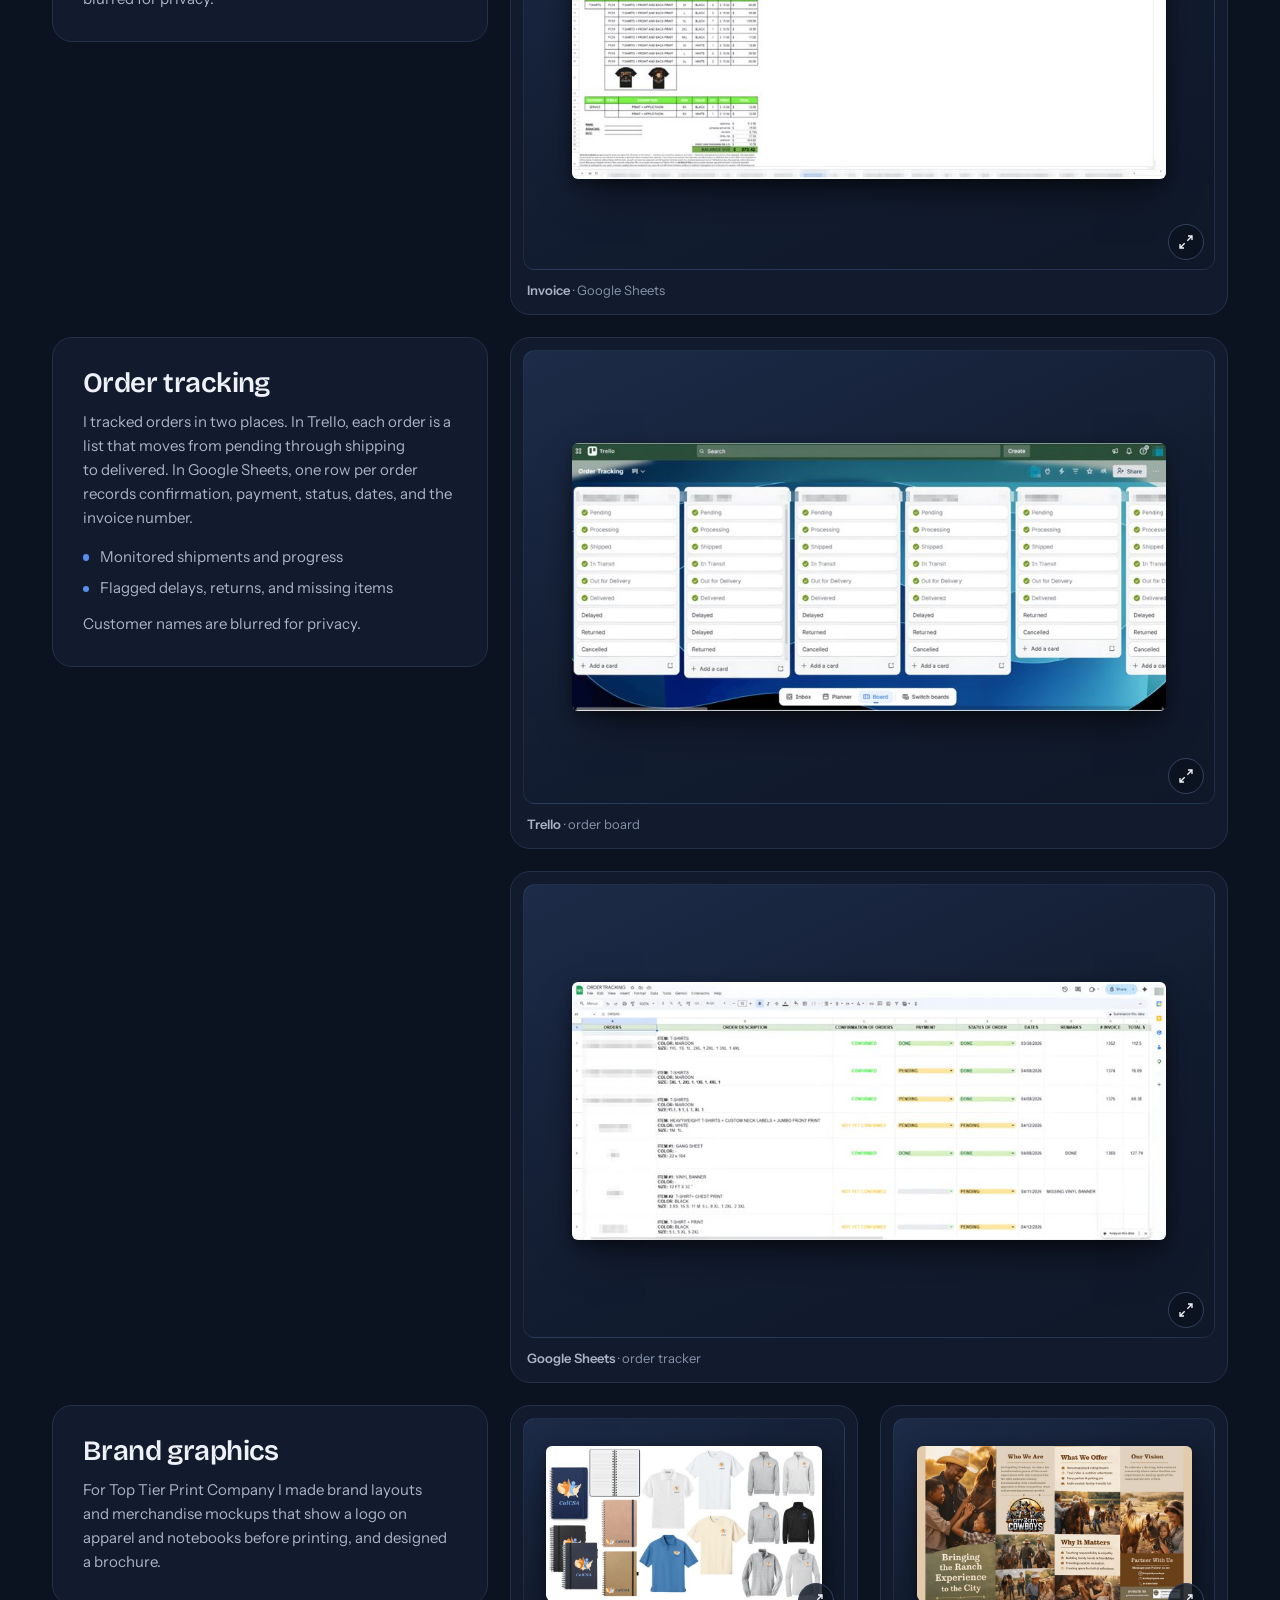
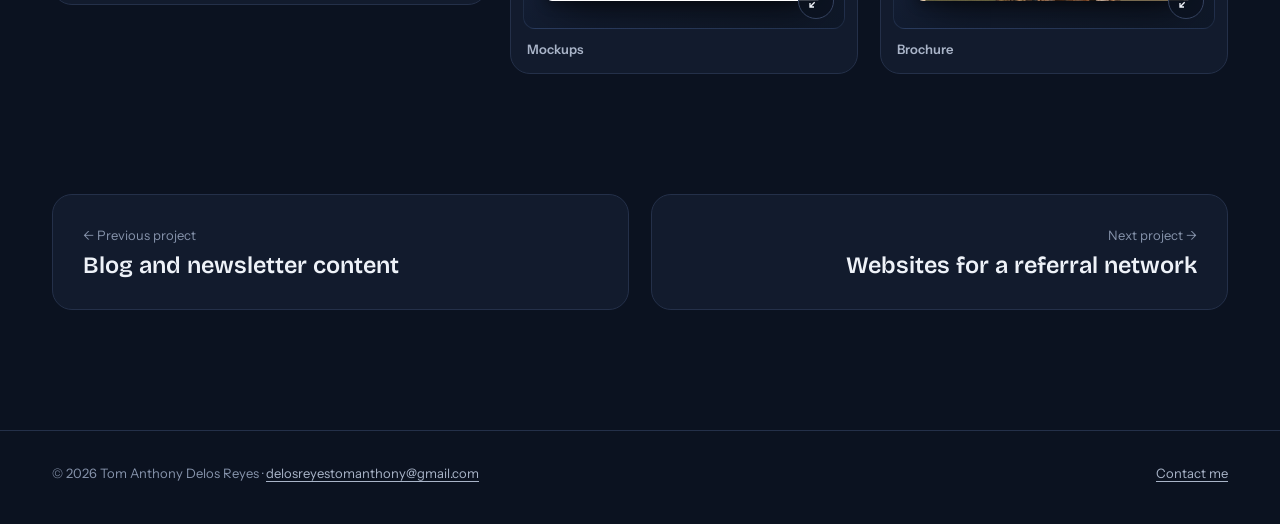
<file: work/top-tier-print.html>
<!doctype html>
<html lang="en">
<head>
  <meta charset="utf-8">
  <meta name="viewport" content="width=device-width, initial-scale=1">
  <title>Online store and order operations — Tom Anthony Delos Reyes</title>
  <meta name="description" content="Project: Etsy product listings, customer invoices, order tracking in Trello and Google Sheets, and brand graphics for Top Tier Print Company, by Tom Anthony Delos Reyes.">
  <link rel="canonical" href="https://delosreyestomanthony.github.io/work/top-tier-print.html">
  <meta property="og:type" content="article">
  <meta property="og:title" content="Online store and order operations — Tom Anthony Delos Reyes">
  <meta property="og:description" content="Etsy listings, invoices, order tracking, and brand graphics for a custom print shop.">
  <meta property="og:url" content="https://delosreyestomanthony.github.io/work/top-tier-print.html">
  <meta property="og:image" content="https://delosreyestomanthony.github.io/assets/img/shop-etsy-1280.jpg">
  <meta name="twitter:card" content="summary_large_image">
  <meta name="theme-color" content="#0b1220">
  <link rel="icon" href="../assets/img/favicon.svg" type="image/svg+xml">
  <link rel="icon" href="../assets/img/favicon-32.png" sizes="32x32" type="image/png">
  <link rel="apple-touch-icon" href="../assets/img/apple-touch-icon.png">
  <link rel="preconnect" href="https://fonts.googleapis.com">
  <link rel="preconnect" href="https://fonts.gstatic.com" crossorigin>
  <link rel="stylesheet" href="https://fonts.googleapis.com/css2?family=Bricolage+Grotesque:opsz,wght@12..96,500..600&family=Instrument+Sans:wght@400..600&display=swap">
  <link rel="stylesheet" href="../assets/css/site.css?v=2">
  <script>document.documentElement.classList.add('js')</script>
</head>
<body>
  <a class="skip" href="#main">Skip to content</a>
  <header class="site-header">
    <div class="wrap">
      <a class="brand" href="../index.html"><span class="brand-mark" aria-hidden="true">TA</span><span>Tom Anthony<span class="brand-last"> Delos Reyes</span></span></a>
      <button class="nav-toggle" type="button" aria-expanded="false" aria-controls="site-nav"><span class="nav-toggle-bars" aria-hidden="true"></span>Menu</button>
      <nav id="site-nav" class="site-nav" aria-label="Main">
        <ul class="nav-list">
          <li><a href="../index.html#services">Services</a></li>
          <li><a href="../index.html#work">Work</a></li>
          <li><a href="../index.html#experience">Experience</a></li>
          <li><a href="../index.html#about">About</a></li>
          <li><a href="../index.html#contact">Contact</a></li>
          <li><a class="btn btn--accent" href="../assets/files/Tom-Anthony-Delos-Reyes-Resume.pdf" download>Résumé <span class="visually-hidden">(PDF)</span></a></li>
        </ul>
      </nav>
    </div>
  </header>

  <main id="main" data-gallery>
    <section class="page-hero" aria-labelledby="page-title">
      <div class="wrap">
        <div class="page-hero-panel">
          <div class="page-hero-copy">
            <a class="back" href="../index.html#work"><span aria-hidden="true">←</span> All work</a>
            <h1 id="page-title">Online store and order operations</h1>
            <p class="intro">Top Tier Print Company prints custom apparel. As Social Media Manager and Executive Assistant, I listed products, prepared customer invoices, tracked every order until delivery, and produced brand graphics.</p>
            <dl class="facts">
              <div><dt>Client</dt><dd>Top Tier Print Company</dd></div>
              <div><dt>Period</dt><dd>2024 – June 2025</dd></div>
              <div><dt>Role</dt><dd>Social Media Manager &amp; Executive Assistant</dd></div>
              <div><dt>Tools</dt><dd>Etsy, Google Sheets, Trello</dd></div>
              <div class="wide"><dt>Deliverables</dt><dd>Product listings · customer invoices · order tracking · mockups · brochure</dd></div>
            </dl>
          </div>
          <div class="page-hero-media">
            <a class="frame" data-lightbox href="../assets/img/shop-etsy-1280.jpg" data-title="Etsy product listings" data-caption="Product listings in Etsy Shop Manager."><img src="../assets/img/shop-etsy-1280.jpg" srcset="../assets/img/shop-etsy-800.jpg 800w, ../assets/img/shop-etsy-1280.jpg 1280w" sizes="(max-width: 900px) 92vw, 560px" width="1280" height="720" alt="Etsy Shop Manager listing grid with custom T-shirts, jerseys, and printed apparel." fetchpriority="high"><span class="zoom-hint" aria-hidden="true"><svg viewBox="0 0 24 24" fill="none" stroke="currentColor" stroke-width="2"><path d="M15 3h6v6M9 21H3v-6M21 3l-7 7M3 21l7-7"/></svg></span></a>
          </div>
        </div>
      </div>
    </section>

    <div class="wrap">
      <section class="block" aria-labelledby="b-etsy">
        <div class="card block-text">
          <h2 id="b-etsy">Etsy product listings</h2>
          <p>I created product listings for the shop’s Etsy store, with photos, titles, and pricing for each design.</p>
        </div>
        <div class="block-media">
          <figure class="card shot"><a class="frame" data-lightbox href="../assets/img/shop-etsy-1280.jpg" data-title="Etsy product listings" data-caption="Product listings in Etsy Shop Manager."><img src="../assets/img/shop-etsy-800.jpg" width="800" height="450" loading="lazy" alt="Etsy Shop Manager listing grid with custom T-shirts and jerseys."><span class="zoom-hint" aria-hidden="true"><svg viewBox="0 0 24 24" fill="none" stroke="currentColor" stroke-width="2"><path d="M15 3h6v6M9 21H3v-6M21 3l-7 7M3 21l7-7"/></svg></span></a><figcaption><b>Etsy</b> · Shop Manager</figcaption></figure>
        </div>
      </section>

      <section class="block" id="invoices" aria-labelledby="b-inv">
        <div class="card block-text">
          <h2 id="b-inv">Customer invoices</h2>
          <p>Each order got an itemized invoice in Google Sheets: category, item, size, color, quantity, and price, then tax, fees, and balance due.</p>
          <p>The customer’s name and the other invoice tabs are blurred for privacy.</p>
        </div>
        <div class="block-media">
          <figure class="card shot"><a class="frame" data-lightbox href="../assets/img/shop-invoice-1280.jpg" data-title="Customer invoice" data-caption="Invoice in Google Sheets. Customer details are blurred for privacy."><img src="../assets/img/shop-invoice-800.jpg" width="800" height="365" loading="lazy" alt="Top Tier Print Company invoice in Google Sheets with itemized T-shirt orders by size and color, print services, and a balance due of $375.42."><span class="zoom-hint" aria-hidden="true"><svg viewBox="0 0 24 24" fill="none" stroke="currentColor" stroke-width="2"><path d="M15 3h6v6M9 21H3v-6M21 3l-7 7M3 21l7-7"/></svg></span></a><figcaption><b>Invoice</b> · Google Sheets</figcaption></figure>
        </div>
      </section>

      <section class="block" id="tracking" aria-labelledby="b-track">
        <div class="card block-text">
          <h2 id="b-track">Order tracking</h2>
          <p>I tracked orders in two places. In Trello, each order is a list that moves from pending through shipping to delivered. In Google Sheets, one row per order records confirmation, payment, status, dates, and the invoice number.</p>
          <ul>
            <li>Monitored shipments and progress</li>
            <li>Flagged delays, returns, and missing items</li>
          </ul>
          <p style="margin-top:0.75rem">Customer names are blurred for privacy.</p>
        </div>
        <div class="block-media">
          <figure class="card shot"><a class="frame" data-lightbox href="../assets/img/ops-trello-1280.jpg" data-title="Order tracking in Trello" data-caption="One list per order, from pending to delivered. Customer names are blurred."><img src="../assets/img/ops-trello-800.jpg" width="800" height="361" loading="lazy" alt="Trello board titled Order Tracking, with one list per order and cards for Pending, Processing, Shipped, In Transit, Out for Delivery, Delivered, Delayed, Returned, and Cancelled."><span class="zoom-hint" aria-hidden="true"><svg viewBox="0 0 24 24" fill="none" stroke="currentColor" stroke-width="2"><path d="M15 3h6v6M9 21H3v-6M21 3l-7 7M3 21l7-7"/></svg></span></a><figcaption><b>Trello</b> · order board</figcaption></figure>
          <figure class="card shot"><a class="frame" data-lightbox href="../assets/img/ops-sheets-1280.jpg" data-title="Order tracking in Google Sheets" data-caption="Order details, confirmation, payment, status, dates, and invoice numbers. Customer names are blurred."><img src="../assets/img/ops-sheets-800.jpg" width="800" height="349" loading="lazy" alt="Google Sheets order tracker with columns for order description, confirmation, payment, status, dates, remarks, invoice number, and total."><span class="zoom-hint" aria-hidden="true"><svg viewBox="0 0 24 24" fill="none" stroke="currentColor" stroke-width="2"><path d="M15 3h6v6M9 21H3v-6M21 3l-7 7M3 21l7-7"/></svg></span></a><figcaption><b>Google Sheets</b> · order tracker</figcaption></figure>
        </div>
      </section>

      <section class="block" id="design" aria-labelledby="b-design">
        <div class="card block-text">
          <h2 id="b-design">Brand graphics</h2>
          <p>For Top Tier Print Company I made brand layouts and merchandise mockups that show a logo on apparel and notebooks before printing, and designed a brochure.</p>
        </div>
        <div class="block-media two">
          <figure class="card shot"><a class="frame" data-lightbox href="../assets/img/shop-mockups-1280.jpg" data-title="Brand layouts and mockups" data-caption="Merchandise mockups for Top Tier Print Company."><img src="../assets/img/shop-mockups-800.jpg" width="800" height="450" loading="lazy" alt="Merchandise mockups: notebooks, polo shirts, T-shirts, and jackets carrying a client logo."><span class="zoom-hint" aria-hidden="true"><svg viewBox="0 0 24 24" fill="none" stroke="currentColor" stroke-width="2"><path d="M15 3h6v6M9 21H3v-6M21 3l-7 7M3 21l7-7"/></svg></span></a><figcaption><b>Mockups</b></figcaption></figure>
          <figure class="card shot"><a class="frame" data-lightbox href="../assets/img/shop-brochure-1280.jpg" data-title="Brochure design" data-caption="Brochure design for Top Tier Print Company."><img src="../assets/img/shop-brochure-800.jpg" width="800" height="450" loading="lazy" alt="Brochure spread with western-themed photos and sections titled Who We Are, What We Offer, and Our Vision."><span class="zoom-hint" aria-hidden="true"><svg viewBox="0 0 24 24" fill="none" stroke="currentColor" stroke-width="2"><path d="M15 3h6v6M9 21H3v-6M21 3l-7 7M3 21l7-7"/></svg></span></a><figcaption><b>Brochure</b></figcaption></figure>
        </div>
      </section>

      <nav class="next-nav" aria-label="More projects">
        <a class="card" href="blogs-newsletters.html"><span>← Previous project</span><strong>Blog and newsletter content</strong></a>
        <a class="card next" href="referral-network.html"><span>Next project →</span><strong>Websites for a referral network</strong></a>
      </nav>
    </div>
  </main>

  <footer class="site-footer">
    <div class="wrap">
      <p>© 2026 Tom Anthony Delos Reyes · <a href="mailto:delosreyestomanthony@gmail.com">delosreyestomanthony@gmail.com</a></p>
      <p><a href="../index.html#contact">Contact me</a></p>
    </div>
  </footer>
  <script src="../assets/js/site.js?v=3" defer></script>
</body>
</html>
</file>
<file: assets/css/site.css>
/* Kint John Libot — portfolio styles
   Dark navy, boxed system. All colours, type, radii and spacing are tokens in :root. */

:root {
  /* Colour roles */
  --bg: #0b1220;            /* page background */
  --card: #121b2d;          /* card surface */
  --card-2: #18233a;        /* raised surface, image wells */
  --line: #243049;          /* card borders, dividers */
  --line-strong: #34425f;   /* hover borders, controls */
  --text: #eef2f8;          /* primary text */
  --text-2: #a9b4c8;        /* secondary text */
  --text-3: #8693ab;        /* tertiary labels */
  --accent: #5b8def;        /* accent */
  --accent-strong: #82a9f6; /* accent hover */
  --accent-ink: #071023;    /* text on accent */
  --accent-wash: rgba(91, 141, 239, 0.14);

  /* Type */
  --font-display: "Bricolage Grotesque", "Arial Narrow", Arial, sans-serif;
  --font-body: "Instrument Sans", "Helvetica Neue", Arial, sans-serif;
  --fs-hero: clamp(2rem, 1.4rem + 2.5vw, 3.5rem);
  --fs-h2: clamp(1.875rem, 1.45rem + 1.7vw, 2.875rem);
  --fs-h3: clamp(1.25rem, 1.15rem + 0.4vw, 1.5rem);
  --fs-lead: clamp(1.0625rem, 1rem + 0.3vw, 1.25rem);
  --fs-body: 1.0625rem;
  --fs-small: 0.9375rem;
  --fs-label: 0.8125rem;

  /* Shape and space */
  --radius: 20px;           /* cards and panels */
  --radius-frame: 12px;     /* image frames inside cards */
  --pad: clamp(1.25rem, 0.9rem + 1.2vw, 2rem);
  --gap: clamp(1rem, 0.75rem + 0.8vw, 1.5rem);
  --gutter: clamp(1rem, 0.5rem + 2vw, 2rem);
  --section: clamp(4rem, 3rem + 4vw, 7rem);
  --max: 1240px;
  --header-h: 4.5rem;

  /* Motion */
  --fast: 180ms;
  --med: 280ms;
  --ease: cubic-bezier(0.2, 0.7, 0.2, 1);
}

*, *::before, *::after { box-sizing: border-box; }
html {
  -webkit-text-size-adjust: 100%;
  text-size-adjust: 100%;
  scroll-padding-top: calc(var(--header-h) + 1rem);
  color-scheme: dark;
}
@media (prefers-reduced-motion: no-preference) { html { scroll-behavior: smooth; } }

body {
  margin: 0;
  background: var(--bg);
  color: var(--text);
  font-family: var(--font-body);
  font-size: var(--fs-body);
  line-height: 1.6;
  -webkit-font-smoothing: antialiased;
  overflow-wrap: break-word;
  overflow-x: clip;
}
img { display: block; max-width: 100%; height: auto; }
[hidden] { display: none !important; }
::selection { background: var(--accent); color: var(--accent-ink); }

h1, h2, h3, h4 { margin: 0; font-family: var(--font-display); font-weight: 600; line-height: 1.08; letter-spacing: -0.02em; text-wrap: balance; }
p { margin: 0 0 1em; text-wrap: pretty; }
p:last-child { margin-bottom: 0; }
ul, ol, dl, dd { margin: 0; padding: 0; }
li { list-style: none; }

a { color: var(--accent); text-decoration-line: underline; text-decoration-thickness: 1px; text-underline-offset: 0.2em; transition: color var(--fast) var(--ease); }
a:hover { color: var(--accent-strong); }
:focus-visible { outline: 2px solid var(--accent); outline-offset: 3px; }

.wrap { width: 100%; max-width: var(--max); margin-inline: auto; padding-inline: var(--gutter); }
.visually-hidden { position: absolute !important; width: 1px; height: 1px; overflow: hidden; clip: rect(0 0 0 0); white-space: nowrap; }

.skip { position: absolute; left: 1rem; top: -4rem; z-index: 100; background: var(--accent); color: var(--accent-ink); padding: 0.75rem 1rem; border-radius: 999px; font-weight: 600; text-decoration: none; }
.skip:focus { top: 1rem; color: var(--accent-ink); }

/* ───────── Shared pieces ───────── */
.label { display: inline-flex; align-items: center; gap: 0.5rem; font-size: var(--fs-label); font-weight: 600; letter-spacing: 0.02em; color: var(--accent); }
.label::before { content: ""; width: 1.25rem; height: 1px; background: currentColor; }

.card {
  background: var(--card);
  border: 1px solid var(--line);
  border-radius: var(--radius);
  padding: var(--pad);
}

.btn {
  display: inline-flex; align-items: center; justify-content: center; gap: 0.55em;
  min-height: 3rem; padding: 0.7rem 1.35rem;
  font: 600 1rem/1.2 var(--font-body);
  border-radius: 999px; border: 1px solid var(--line-strong);
  background: transparent; color: var(--text); text-decoration: none; cursor: pointer;
  transition: background-color var(--fast) var(--ease), border-color var(--fast) var(--ease), color var(--fast) var(--ease), transform var(--fast) var(--ease);
}
.btn:hover { border-color: var(--accent); color: var(--text); }
.btn:active { transform: translateY(1px); }
.btn--accent { background: var(--accent); border-color: var(--accent); color: var(--accent-ink); }
.btn--accent:hover { background: var(--accent-strong); border-color: var(--accent-strong); color: var(--accent-ink); }
.btn--small { min-height: 2.5rem; padding: 0.5rem 1rem; font-size: var(--fs-small); }
.btn svg { width: 1em; height: 1em; flex: none; }
.btn .arrow { transition: transform var(--fast) var(--ease); }
.btn:hover .arrow { transform: translateX(3px); }

.text-link { font-weight: 600; text-decoration: none; display: inline-flex; align-items: center; gap: 0.4em; min-height: 44px; }
.text-link .arrow { transition: transform var(--fast) var(--ease); }
.text-link:hover .arrow { transform: translateX(3px); }

/* Image frame: a fixed-ratio well that shows the whole original */
.frame {
  position: relative; display: block;
  aspect-ratio: 4 / 3;
  background: var(--card-2);
  border: 1px solid var(--line);
  border-radius: var(--radius-frame);
  overflow: hidden;
}
.frame img { width: 100%; height: 100%; object-fit: scale-down; padding: clamp(0.5rem, 1.5vw, 0.875rem); }
.frame--cover img { object-fit: cover; padding: 0; }
.zoom-hint {
  position: absolute; right: 0.6rem; bottom: 0.6rem;
  display: inline-flex; align-items: center; justify-content: center;
  width: 2.25rem; height: 2.25rem; border-radius: 999px;
  background: rgba(11, 18, 32, 0.8); border: 1px solid var(--line-strong); color: var(--text);
  transition: background-color var(--fast) var(--ease), color var(--fast) var(--ease);
}
.zoom-hint svg { width: 1rem; height: 1rem; }
button.frame { width: 100%; padding: 0; cursor: zoom-in; font: inherit; color: inherit; }
a.frame:hover .zoom-hint, button.frame:hover .zoom-hint { background: var(--accent); color: var(--accent-ink); }
.frame img { transition: transform var(--med) var(--ease); }
button.frame:hover img, a.frame:hover img { transform: scale(1.02); }

/* ───────── Header ───────── */
.site-header {
  position: sticky; top: 0; z-index: 50;
  background: rgba(11, 18, 32, 0.88);
  backdrop-filter: blur(10px); -webkit-backdrop-filter: blur(10px);
  border-bottom: 1px solid transparent;
  transition: border-color var(--fast) var(--ease);
}
.site-header.is-scrolled { border-bottom-color: var(--line); }
.site-header .wrap { display: flex; align-items: center; justify-content: space-between; gap: 1rem; min-height: var(--header-h); position: relative; }
.brand { display: inline-flex; align-items: center; gap: 0.7rem; color: var(--text); text-decoration: none; font-family: var(--font-display); font-weight: 600; font-size: 1.125rem; letter-spacing: -0.01em; white-space: nowrap; }
.brand:hover { color: var(--text); }
.brand { min-width: 0; }
@media (max-width: 480px) { .brand-last { display: none; } }
.brand-mark { display: grid; place-items: center; width: 2.25rem; height: 2.25rem; border-radius: 10px; border: 1px solid var(--accent); color: var(--accent); font-size: 0.9375rem; letter-spacing: 0; }

.nav-list { display: flex; align-items: center; gap: clamp(0.75rem, 1.8vw, 1.75rem); }
.nav-list a { color: var(--text-2); text-decoration: none; font-weight: 500; font-size: 0.975rem; padding-block: 0.5rem; transition: color var(--fast) var(--ease); }
.nav-list a:hover, .nav-list a[aria-current="true"] { color: var(--text); }
.nav-list a[aria-current="true"] { box-shadow: inset 0 -1.5px 0 var(--accent); }
.nav-list .btn { color: var(--accent-ink); padding-block: 0.55rem; min-height: 2.5rem; box-shadow: none; }
.nav-list .btn:hover { color: var(--accent-ink); }

.nav-toggle { display: none; }
@media (max-width: 860px) {
  .nav-toggle {
    display: inline-flex; align-items: center; gap: 0.55rem;
    min-height: 44px; padding: 0 1rem;
    font: 600 0.9375rem var(--font-body); color: var(--text);
    background: var(--card); border: 1px solid var(--line-strong); border-radius: 999px; cursor: pointer;
  }
  .nav-toggle-bars { width: 16px; height: 10px; position: relative; }
  .nav-toggle-bars::before, .nav-toggle-bars::after { content: ""; position: absolute; left: 0; right: 0; height: 1.5px; background: currentColor; transition: transform var(--fast) var(--ease), top var(--fast) var(--ease); }
  .nav-toggle-bars::before { top: 1px; }
  .nav-toggle-bars::after { top: 8px; }
  .nav-toggle[aria-expanded="true"] .nav-toggle-bars::before { top: 4.5px; transform: rotate(45deg); }
  .nav-toggle[aria-expanded="true"] .nav-toggle-bars::after { top: 4.5px; transform: rotate(-45deg); }

  .site-nav { position: absolute; left: var(--gutter); right: var(--gutter); top: calc(100% + 0.25rem); background: var(--card); border: 1px solid var(--line-strong); border-radius: var(--radius); box-shadow: 0 24px 48px rgba(0, 0, 0, 0.55); }
  .js .site-nav:not(.is-open) { display: none; }
  .nav-list { flex-direction: column; align-items: stretch; gap: 0; padding: 0.5rem 1.25rem 1.25rem; }
  .nav-list a { display: block; padding: 0.85rem 0; font-size: 1.0625rem; color: var(--text); border-bottom: 1px solid var(--line); }
  .nav-list a[aria-current="true"] { box-shadow: none; color: var(--accent); }
  .nav-list li:nth-last-child(2) a { border-bottom: 0; }
  .nav-list .btn { margin-top: 0.75rem; width: 100%; border-bottom: 0; }
}

/* ───────── Sections ───────── */
.section { padding-block: var(--section) 0; }
.section-head { display: grid; grid-template-columns: minmax(0, 1fr) minmax(0, 1fr); gap: 1rem 2rem; align-items: end; margin-bottom: clamp(1.75rem, 1.25rem + 1.5vw, 2.75rem); }
.section-head h2 { font-size: var(--fs-h2); margin-top: 0.75rem; }
.section-head p { color: var(--text-2); max-width: 44ch; justify-self: end; }
@media (max-width: 760px) {
  .section-head { grid-template-columns: 1fr; }
  .section-head p { justify-self: start; }
}

/* ───────── Hero ───────── */
.hero { padding-top: clamp(1rem, 0.5rem + 1.5vw, 2rem); }
.hero-panel {
  display: grid; grid-template-columns: minmax(0, 1.15fr) minmax(0, 1fr); gap: var(--gap);
  background: var(--card); border: 1px solid var(--line); border-radius: calc(var(--radius) + 8px);
  padding: var(--gap);
}
.hero-copy { padding: clamp(1rem, 0.5rem + 2.5vw, 3rem); display: flex; flex-direction: column; justify-content: center; }
.hero h1 { font-size: var(--fs-hero); font-weight: 600; letter-spacing: -0.022em; line-height: 1.04; margin-top: 1.25rem; max-width: 16.5ch; }
.hero-lead { color: var(--text-2); font-size: var(--fs-lead); line-height: 1.55; margin-top: 1.25rem; max-width: 42ch; }
.hero-actions { display: flex; flex-wrap: wrap; gap: 0.75rem; margin-top: 2rem; }
.hero-meta { display: flex; flex-wrap: wrap; gap: 0.35rem 1.25rem; margin-top: 1.5rem; font-size: var(--fs-small); color: var(--text-3); }
.hero-meta a { color: var(--text-2); }


.hero-photo { position: relative; margin: 0; min-height: 30rem; background: #8b818d; border-radius: calc(var(--radius) - 4px); overflow: hidden; }
.hero-photo img { position: absolute; inset: 0; width: 100%; height: 100%; object-fit: cover; object-position: 50% 30%; }
.hero-photo figcaption { position: absolute; left: 1rem; bottom: 1rem; background: rgba(11, 18, 32, 0.9); border: 1px solid var(--line-strong); border-radius: 12px; padding: 0.7rem 1rem; font-size: var(--fs-label); line-height: 1.4; color: var(--text-2); }
.hero-photo figcaption strong { display: block; color: var(--text); font-size: 0.9375rem; font-weight: 600; }
.trust { margin-top: var(--gap); display: flex; flex-wrap: wrap; align-items: center; gap: 0.75rem 2rem; padding: 1.1rem var(--pad); }
.trust p { margin: 0; color: var(--text-3); font-size: var(--fs-small); }
.trust ul { display: flex; flex-wrap: wrap; gap: 0.5rem 1.75rem; }
.trust li { font-family: var(--font-display); font-weight: 500; color: var(--text-2); font-size: 1.0625rem; letter-spacing: -0.01em; }

@media (max-width: 1020px) {
  .hero-panel { grid-template-columns: 1fr; }
  .hero-copy { padding: clamp(0.75rem, 2vw, 1.5rem); }
  .hero h1 { max-width: 18ch; }
  .hero-photo { min-height: 0; aspect-ratio: 1 / 1; width: 100%; max-width: 26rem; justify-self: center; }
}
@media (max-width: 560px) {
  .hero-actions .btn { flex: 1 1 100%; }
  .hero-photo { aspect-ratio: 1 / 1; }
  .hero-photo img { object-position: 50% 30%; }
  .trust ul { gap: 0.35rem 1.1rem; }
  .trust li { font-size: 0.9875rem; }
}

/* ───────── Services ───────── */
.services-grid { display: grid; grid-template-columns: repeat(4, minmax(0, 1fr)); gap: var(--gap); }
.service { display: flex; flex-direction: column; gap: 0.75rem; transition: border-color var(--med) var(--ease); }
.service:hover { border-color: var(--line-strong); }
.service-icon { width: 2.75rem; height: 2.75rem; border-radius: 12px; display: grid; place-items: center; background: var(--accent-wash); color: var(--accent); margin-bottom: 0.5rem; }
.service-icon svg { width: 1.25rem; height: 1.25rem; }
.service h3 { font-size: 1.1875rem; letter-spacing: -0.01em; line-height: 1.2; }
.service p { color: var(--text-2); font-size: var(--fs-small); line-height: 1.55; }
.service .tools { margin-top: auto; padding-top: 0.75rem; border-top: 1px solid var(--line); font-size: var(--fs-label); color: var(--text-3); line-height: 1.5; }
.service .text-link { font-size: var(--fs-small); min-height: 36px; }
.service--cta { background: var(--accent); border-color: var(--accent); color: var(--accent-ink); justify-content: space-between; }
.service--cta:hover { border-color: var(--accent-strong); }
.service--cta h3 { color: var(--accent-ink); font-size: 1.375rem; }
.service--cta p { color: #14223f; }
.service--cta .btn { background: var(--accent-ink); border-color: var(--accent-ink); color: var(--text); align-self: flex-start; }
.service--cta .btn:hover { background: #000; border-color: #000; color: var(--accent-strong); }
.service--cta :focus-visible { outline-color: var(--accent-ink); }
@media (max-width: 1100px) { .services-grid { grid-template-columns: repeat(2, minmax(0, 1fr)); } }
@media (max-width: 600px) { .services-grid { grid-template-columns: 1fr; } }

/* ───────── Featured projects ───────── */
.featured-grid { display: grid; grid-template-columns: repeat(2, minmax(0, 1fr)); gap: var(--gap); }
.project-card { position: relative; display: flex; flex-direction: column; padding: 0.75rem; transition: border-color var(--med) var(--ease); }
.project-card:hover { border-color: var(--accent); }
.project-card .frame { aspect-ratio: 16 / 10; }
.project-card .frame img { padding: 0; object-fit: cover; object-position: top center; }
.project-card .frame--fit img { object-fit: contain; object-position: center; }
.project-body { padding: 1.25rem 0.75rem 0.75rem; display: flex; flex-direction: column; gap: 0.75rem; flex: 1; }
.project-meta { display: flex; flex-wrap: wrap; gap: 0.4rem; }
.tag { display: inline-flex; align-items: center; min-height: 1.75rem; padding: 0.2rem 0.7rem; border-radius: 999px; border: 1px solid var(--line-strong); color: var(--text-2); font-size: var(--fs-label); font-weight: 500; }
.tag--accent { border-color: rgba(91, 141, 239, 0.5); color: var(--accent); }
.project-card h3 { font-size: var(--fs-h3); }
.project-card h3 a { color: var(--text); text-decoration: none; }
.project-card h3 a::after { content: ""; position: absolute; inset: 0; border-radius: var(--radius); }
.project-card:hover h3 a { color: var(--accent); }
.project-card p { color: var(--text-2); font-size: var(--fs-small); }
.project-role { font-size: var(--fs-label); color: var(--text-3); border-top: 1px solid var(--line); padding-top: 0.75rem; margin-top: auto; display: flex; justify-content: space-between; gap: 1rem; align-items: center; }
.project-role b { color: var(--text-2); font-weight: 600; }
.project-role .go { color: var(--accent); font-weight: 600; font-size: var(--fs-small); white-space: nowrap; }
.project-card .arrow { display: inline-block; transition: transform var(--fast) var(--ease); }
.project-card:hover .arrow { transform: translateX(3px); }
.project-card:hover .frame img { transform: scale(1.02); }
@media (max-width: 760px) { .featured-grid { grid-template-columns: 1fr; } }
@media (max-width: 420px) { .project-role { flex-direction: column; align-items: flex-start; gap: 0.4rem; } }

/* ───────── Collection ───────── */
.collection { margin-top: clamp(3rem, 2rem + 3vw, 5rem); }
.collection-head { margin-bottom: 1.25rem; }
.collection-head h3 { font-size: clamp(1.5rem, 1.25rem + 1vw, 2rem); }
.collection-head p { color: var(--text-2); margin: 0.5rem 0 0; max-width: 60ch; }
.filters { display: flex; flex-wrap: wrap; gap: 0.5rem; margin-bottom: 0.75rem; }
.chip {
  min-height: 2.5rem; padding: 0.45rem 1rem; border-radius: 999px;
  border: 1px solid var(--line-strong); background: var(--card); color: var(--text-2);
  font: 500 var(--fs-small)/1.2 var(--font-body); cursor: pointer;
  transition: background-color var(--fast) var(--ease), color var(--fast) var(--ease), border-color var(--fast) var(--ease);
}
.chip:hover { color: var(--text); border-color: var(--accent); }
.chip[aria-pressed="true"] { background: var(--accent); border-color: var(--accent); color: var(--accent-ink); font-weight: 600; }
.chip .count { opacity: 0.75; margin-left: 0.3em; font-variant-numeric: tabular-nums; }
.filter-status { color: var(--text-3); font-size: var(--fs-small); margin: 0 0 1rem; min-height: 1.5em; }
.collection-grid { display: grid; grid-template-columns: repeat(3, minmax(0, 1fr)); gap: var(--gap); }
.item { padding: 0.75rem; display: flex; flex-direction: column; gap: 0.9rem; min-width: 0; }
.services-grid > *, .featured-grid > *, .exp-grid > *, .about-grid > *, .contact-panel > *, .block > *, .block-media > * { min-width: 0; }
.item h4, .job h3, .project-card h3 { overflow-wrap: anywhere; }
.more-row { display: flex; justify-content: center; margin-top: var(--gap); }
.item[hidden] { display: none; }
.item-body { padding: 0 0.4rem 0.4rem; display: flex; flex-direction: column; gap: 0.35rem; flex: 1; }
.item .item-client { font-size: var(--fs-label); color: var(--accent); font-weight: 600; }
.item h4 { font-family: var(--font-display); font-size: 1.125rem; letter-spacing: -0.01em; line-height: 1.25; }
.item p { color: var(--text-2); font-size: var(--fs-small); line-height: 1.5; margin: 0; }
.item .text-link { margin-top: auto; font-size: var(--fs-small); min-height: 36px; }
@media (prefers-reduced-motion: no-preference) { .item.is-entering { animation: fade-in var(--med) var(--ease) both; } }
@keyframes fade-in { from { opacity: 0; transform: translateY(6px); } to { opacity: 1; transform: none; } }
@media (max-width: 1020px) { .collection-grid { grid-template-columns: repeat(2, minmax(0, 1fr)); } }
@media (max-width: 600px) { .collection-grid { grid-template-columns: 1fr; } }

/* ───────── Experience ───────── */
.exp-grid { display: grid; grid-template-columns: repeat(2, minmax(0, 1fr)); gap: var(--gap); }
.job { display: grid; grid-template-columns: 7.75rem minmax(0, 1fr); gap: 0.25rem 1.25rem; }
.job-when { color: var(--text-3); font-size: var(--fs-small); font-variant-numeric: tabular-nums; padding-top: 0.15rem; }
.job h3 { font-size: 1.1875rem; letter-spacing: -0.01em; line-height: 1.25; }
.job .org { color: var(--accent); font-size: var(--fs-small); font-weight: 600; margin: 0.25rem 0 0.6rem; }
.job .desc { color: var(--text-2); font-size: var(--fs-small); line-height: 1.55; }
.job--current { border-color: rgba(91, 141, 239, 0.5); }
.job--current .job-when { color: var(--accent); }
.exp-foot { margin-top: var(--gap); display: flex; flex-wrap: wrap; align-items: center; justify-content: space-between; gap: 1rem; }
.exp-foot p { color: var(--text-2); margin: 0; max-width: 60ch; }
@media (max-width: 860px) { .exp-grid { grid-template-columns: 1fr; } }
@media (max-width: 460px) { .job { grid-template-columns: 1fr; } }

/* ───────── About ───────── */
.about-grid { display: grid; grid-template-columns: minmax(0, 1.3fr) minmax(0, 1fr); gap: var(--gap); }
.about-main p { color: var(--text-2); font-size: var(--fs-lead); line-height: 1.6; max-width: 46ch; }
.about-main p:first-of-type { color: var(--text); }
.about-side { display: grid; gap: var(--gap); align-content: start; }
.about-side h3 { font-size: 1.125rem; margin-bottom: 1rem; }
.edu li + li { margin-top: 1rem; padding-top: 1rem; border-top: 1px solid var(--line); }
.edu strong { display: block; font-weight: 600; line-height: 1.35; }
.edu span { color: var(--text-3); font-size: var(--fs-small); }
.ways li { position: relative; padding-left: 1.25rem; color: var(--text-2); font-size: var(--fs-small); }
.ways li + li { margin-top: 0.6rem; }
.ways li::before { content: ""; position: absolute; left: 0; top: 0.62em; width: 0.45rem; height: 0.45rem; border-radius: 50%; background: var(--accent); }
@media (max-width: 860px) { .about-grid { grid-template-columns: 1fr; } }

/* ───────── Contact ───────── */
.contact-panel { display: grid; grid-template-columns: minmax(0, 1.3fr) minmax(0, 1fr); gap: var(--gap); background: var(--card); border: 1px solid var(--line); border-radius: calc(var(--radius) + 8px); padding: var(--gap); }
.contact-main { padding: clamp(1rem, 0.5rem + 2vw, 2.5rem); }
.contact-main h2 { font-size: var(--fs-h2); margin-top: 0.75rem; }
.contact-main > p { color: var(--text-2); font-size: var(--fs-lead); max-width: 38ch; margin-top: 1rem; }
.email-box { margin-top: 1.75rem; display: flex; flex-wrap: wrap; align-items: center; gap: 0.75rem; padding: 0.5rem 0.5rem 0.5rem 1.25rem; border: 1px solid var(--line-strong); border-radius: 999px; background: var(--bg); max-width: 34rem; }
.email-box a { flex: 1 1 auto; min-width: 0; font-family: var(--font-display); font-size: clamp(1.0625rem, 0.95rem + 0.6vw, 1.375rem); font-weight: 600; color: var(--text); text-decoration: none; overflow-wrap: anywhere; }
.email-box a:hover { color: var(--accent); }
.copy-status { font-size: var(--fs-small); color: var(--accent); min-height: 1.5em; margin: 0.6rem 0 0; padding-left: 1.25rem; }
.contact-actions { display: flex; flex-wrap: wrap; gap: 0.75rem; margin-top: 1rem; }
.mailto-note { font-size: var(--fs-label); color: var(--text-3); margin-top: 1.25rem; max-width: 50ch; }
.contact-side { display: grid; gap: var(--gap); }
.fact { display: flex; flex-direction: column; justify-content: center; gap: 0.2rem; background: var(--card-2); border: 1px solid var(--line); border-radius: calc(var(--radius) - 4px); padding: 1.1rem 1.25rem; }
.fact dt { color: var(--text-3); font-size: var(--fs-label); }
.fact dd { font-weight: 600; }
@media (max-width: 860px) { .contact-panel { grid-template-columns: 1fr; } }
@media (max-width: 520px) {
  .email-box { border-radius: var(--radius); padding: 1rem; }
  .email-box a { font-size: 1rem; overflow-wrap: normal; word-break: break-all; }
  .email-box .btn { width: 100%; }
  .copy-status { padding-left: 0; }
  .contact-actions .btn { flex: 1 1 100%; }
}

.site-footer { margin-top: var(--section); border-top: 1px solid var(--line); padding-block: 2rem 2.5rem; color: var(--text-3); font-size: var(--fs-label); }
.site-footer .wrap { display: flex; flex-wrap: wrap; justify-content: space-between; gap: 0.75rem 2rem; }
.site-footer p { margin: 0; }
.site-footer a { color: var(--text-2); }

/* ───────── Lightbox ───────── */
.lightbox { width: min(1200px, calc(100vw - 2rem)); max-width: none; max-height: calc(100dvh - 2rem); padding: 0; border: 1px solid var(--line-strong); border-radius: var(--radius); background: var(--card); color: var(--text); overflow: hidden; }
.lightbox::backdrop { background: rgba(4, 8, 16, 0.88); }
.lightbox-inner { display: flex; flex-direction: column; max-height: calc(100dvh - 2rem); }
.lightbox-bar { display: flex; align-items: center; justify-content: space-between; gap: 1rem; padding: 0.6rem 0.6rem 0.6rem 1.25rem; border-bottom: 1px solid var(--line); }
.lightbox-title { font-family: var(--font-display); font-weight: 600; font-size: 1.0625rem; margin: 0; min-width: 0; overflow: hidden; text-overflow: ellipsis; white-space: nowrap; }
.lightbox-controls { display: flex; gap: 0.5rem; flex: none; }
.icon-btn { width: 2.75rem; height: 2.75rem; border-radius: 999px; border: 1px solid var(--line-strong); background: var(--card-2); color: var(--text); display: grid; place-items: center; cursor: pointer; transition: border-color var(--fast) var(--ease), color var(--fast) var(--ease); }
.icon-btn:hover { border-color: var(--accent); color: var(--accent); }
.icon-btn[hidden] { display: none; }
.icon-btn svg { width: 1.1rem; height: 1.1rem; }
.lightbox-stage { flex: 1; min-height: 0; overflow: auto; overscroll-behavior: contain; background: var(--bg); display: grid; place-items: center; padding: 1rem; }
.lightbox-stage img { max-width: 100%; max-height: calc(100dvh - 12rem); width: auto; height: auto; border-radius: 6px; }
.lightbox-caption { padding: 0.85rem 1.25rem 1rem; color: var(--text-2); font-size: var(--fs-small); border-top: 1px solid var(--line); margin: 0; }
.lightbox-caption a { margin-left: 0.5rem; }
@media (prefers-reduced-motion: no-preference) { .lightbox[open] { animation: pop var(--med) var(--ease); } }
@keyframes pop { from { opacity: 0; transform: scale(0.98); } to { opacity: 1; transform: none; } }

/* ───────── Project pages ───────── */
.page-hero { padding-top: clamp(1rem, 0.5rem + 1.5vw, 2rem); }
.page-hero-panel { display: grid; grid-template-columns: minmax(0, 1.1fr) minmax(0, 1fr); gap: var(--gap); background: var(--card); border: 1px solid var(--line); border-radius: calc(var(--radius) + 8px); padding: var(--gap); }
.page-hero-copy { padding: clamp(0.75rem, 0.5rem + 2vw, 2.25rem); }
.back { display: inline-flex; align-items: center; gap: 0.45em; min-height: 44px; font-weight: 600; text-decoration: none; font-size: var(--fs-small); }
.page-hero h1 { font-size: clamp(2rem, 1.4rem + 2.4vw, 3.25rem); letter-spacing: -0.03em; margin-top: 1rem; }
.page-hero .intro { color: var(--text-2); font-size: var(--fs-lead); margin-top: 1rem; max-width: 46ch; }
.facts { display: grid; grid-template-columns: repeat(2, minmax(0, 1fr)); gap: 0.75rem; margin-top: 1.75rem; }
.facts div { background: var(--card-2); border: 1px solid var(--line); border-radius: 14px; padding: 0.85rem 1rem; }
.facts dt { font-size: var(--fs-label); color: var(--text-3); }
.facts dd { font-weight: 600; font-size: var(--fs-small); line-height: 1.45; margin-top: 0.15rem; }
.facts .wide { grid-column: 1 / -1; }
.page-hero-media { align-self: center; }
.page-hero-media .frame { aspect-ratio: 16 / 10; }
.page-hero-media .frame img { object-fit: contain; padding: clamp(0.5rem, 1.5vw, 1rem); }
.lightbox-stage img { image-rendering: auto; }
@media (max-width: 900px) {
  .page-hero-panel { grid-template-columns: 1fr; }
  .page-hero-media .frame { min-height: 0; aspect-ratio: 16 / 10; height: auto; }
}
@media (max-width: 420px) { .facts { grid-template-columns: 1fr; } }

.block { margin-top: var(--gap); display: grid; grid-template-columns: minmax(0, 0.85fr) minmax(0, 1.4fr); gap: var(--gap); align-items: start; }
.block-text h2 { font-size: clamp(1.375rem, 1.2rem + 0.8vw, 1.75rem); margin-bottom: 0.75rem; }
.block-text p, .block-text li { color: var(--text-2); font-size: var(--fs-small); }
.block-text ul { margin-top: 0.75rem; display: grid; gap: 0.45rem; }
.block-text li { position: relative; padding-left: 1.1rem; overflow-wrap: anywhere; }
.block-text li::before { content: ""; position: absolute; left: 0; top: 0.62em; width: 0.4rem; height: 0.4rem; border-radius: 50%; background: var(--accent); }
.block-media { display: grid; gap: var(--gap); }
.block-media.two { grid-template-columns: repeat(2, minmax(0, 1fr)); }
.block-media.three { grid-template-columns: repeat(3, minmax(0, 1fr)); }
.shot { margin: 0; padding: 0.75rem; }
.shot .frame { aspect-ratio: 16 / 10; }
.shot .frame.tall { aspect-ratio: 4 / 5; }
.shot figcaption { font-size: var(--fs-label); color: var(--text-3); padding: 0.7rem 0.25rem 0.1rem; line-height: 1.45; }
.shot figcaption b { color: var(--text-2); font-weight: 600; }
@media (max-width: 900px) { .block { grid-template-columns: 1fr; } }
@media (max-width: 560px) { .block-media.two, .block-media.three { grid-template-columns: 1fr; } }

.next-nav { margin-top: var(--section); display: grid; grid-template-columns: repeat(2, minmax(0, 1fr)); gap: var(--gap); }
.next-nav a { display: flex; flex-direction: column; gap: 0.35rem; text-decoration: none; color: var(--text); transition: border-color var(--med) var(--ease); }
.next-nav a:hover { border-color: var(--accent); color: var(--text); }
.next-nav span { font-size: var(--fs-label); color: var(--text-3); }
.next-nav strong { font-family: var(--font-display); font-weight: 600; font-size: var(--fs-h3); line-height: 1.2; }
.next-nav .next { text-align: right; align-items: flex-end; }
@media (max-width: 600px) { .next-nav { grid-template-columns: 1fr; } .next-nav .next { text-align: left; align-items: flex-start; } }


/* ═══════════════════════ Design refinements (v2) ═══════════════════════
   Presentation "stages" for screenshots, editorial hero, feature rows,
   timeline, and a stronger contact band. Overrides earlier rules. */

:root {
  --stage: linear-gradient(155deg, #1d2b48 0%, #121c30 58%, #0f1828 100%);
  --shadow-shot: 0 1px 0 rgba(255, 255, 255, 0.06) inset, 0 18px 40px -12px rgba(0, 0, 0, 0.65), 0 4px 12px rgba(0, 0, 0, 0.35);
  --section: clamp(5rem, 3.5rem + 5vw, 8.5rem);
}

body {
  background:
    radial-gradient(1200px 600px at 85% -10%, rgba(91, 141, 239, 0.10), transparent 60%),
    var(--bg);
  background-repeat: no-repeat;
}

/* Screenshot stage: every image sits centered on a tinted panel with a real shadow,
   at its natural size or smaller, so small originals are never blown up. */
.frame { background: var(--stage); border-color: rgba(130, 169, 246, 0.12); }
.frame img,
.project-card .frame img,
.page-hero-media .frame img {
  position: absolute; inset: 0; margin: auto;
  width: auto; height: auto; max-width: 86%; max-height: 84%;
  padding: 0; object-fit: contain;
  border-radius: 6px; box-shadow: var(--shadow-shot);
  transform-origin: center;
}
.frame--cover img { inset: 0; max-width: none; max-height: none; width: 100%; height: 100%; object-fit: cover; border-radius: 0; box-shadow: none; }
a.frame:hover img, button.frame:hover img, .feature:hover .frame img { transform: translateY(-3px) scale(1.01); }
.frame img { transition: transform var(--med) var(--ease); }

/* Section headings: no eyebrow on every section, a hairline and a quiet count instead */
.section-head { border-top: 1px solid var(--line); padding-top: clamp(1.5rem, 1rem + 1vw, 2rem); }
.section-head h2 { margin-top: 0; }
#services .section-head { border-top: 0; padding-top: 0; }
.section-index { display: block; font-size: var(--fs-label); color: var(--text-3); font-weight: 500; margin-bottom: 0.9rem; letter-spacing: 0.01em; }

/* ───────── Hero v2 ───────── */
.hero2 { padding-top: clamp(2.5rem, 1.5rem + 4vw, 5.5rem); }
.hero2-grid { display: grid; grid-template-columns: minmax(0, 1.35fr) minmax(0, 0.85fr); gap: clamp(2rem, 1rem + 4vw, 5rem); align-items: center; }
.hero2 h1 { font-size: clamp(2.5rem, 1.6rem + 3.6vw, 4.75rem); line-height: 1.0; letter-spacing: -0.035em; margin-top: 1.25rem; max-width: 13ch; }
.hero2 h1 .soft { color: var(--text-2); }
.hero2 .hero-lead { max-width: 44ch; font-size: clamp(1.0625rem, 1rem + 0.35vw, 1.25rem); margin-top: 1.5rem; }
.pill { display: inline-flex; align-items: center; gap: 0.55rem; min-height: 2rem; padding: 0.3rem 0.85rem 0.3rem 0.7rem; border: 1px solid var(--line-strong); border-radius: 999px; background: rgba(18, 27, 45, 0.7); font-size: var(--fs-label); font-weight: 600; color: var(--text-2); }
.pill::before { content: ""; width: 0.5rem; height: 0.5rem; border-radius: 50%; background: var(--accent); box-shadow: 0 0 0 4px var(--accent-wash); }

.stats { display: grid; grid-template-columns: repeat(4, minmax(0, 1fr)); margin-top: clamp(2rem, 1.5rem + 2vw, 3rem); border-top: 1px solid var(--line); }
.stat { padding: 1.1rem 1rem 0 0; }
.stat + .stat { padding-left: 1rem; border-left: 1px solid var(--line); }
.stat b { display: block; font-family: var(--font-display); font-weight: 600; font-size: clamp(1.75rem, 1.4rem + 1.2vw, 2.375rem); letter-spacing: -0.03em; line-height: 1; color: var(--text); }
.stat span { display: block; margin-top: 0.45rem; font-size: var(--fs-label); color: var(--text-3); line-height: 1.35; }

.profile { margin: 0; justify-self: end; width: 100%; max-width: 25rem; background: var(--card); border: 1px solid var(--line); border-radius: 28px; padding: 0.75rem; box-shadow: 0 40px 80px -40px rgba(0, 0, 0, 0.8); }
.profile-photo { position: relative; aspect-ratio: 1 / 1.04; border-radius: 20px; overflow: hidden; background: #8b818d; }
.profile-photo img { position: absolute; inset: 0; width: 100%; height: 100%; object-fit: cover; object-position: 50% 28%; }
.profile figcaption { display: flex; align-items: center; justify-content: space-between; gap: 1rem; padding: 1rem 0.6rem 0.4rem; }
.profile figcaption strong { display: block; font-family: var(--font-display); font-weight: 600; font-size: 1.0625rem; letter-spacing: -0.01em; }
.profile figcaption span { display: block; font-size: var(--fs-label); color: var(--text-3); margin-top: 0.15rem; }
.profile .icon-link { flex: none; width: 2.75rem; height: 2.75rem; border-radius: 999px; display: grid; place-items: center; background: var(--accent); color: var(--accent-ink); transition: background-color var(--fast) var(--ease), transform var(--fast) var(--ease); }
.profile .icon-link:hover { background: var(--accent-strong); color: var(--accent-ink); transform: translateY(-1px); }
.profile .icon-link svg { width: 1.1rem; height: 1.1rem; }

.clients { margin-top: clamp(3rem, 2rem + 3vw, 5rem); border-top: 1px solid var(--line); border-bottom: 1px solid var(--line); display: flex; flex-wrap: wrap; align-items: center; justify-content: space-between; gap: 0.75rem 2rem; padding-block: 1.35rem; }
.clients p { margin: 0; font-size: var(--fs-label); color: var(--text-3); }
.clients ul { display: flex; flex-wrap: wrap; gap: 0.5rem clamp(1.25rem, 3vw, 3rem); }
.clients li { font-family: var(--font-display); font-weight: 600; font-size: clamp(1rem, 0.95rem + 0.3vw, 1.1875rem); letter-spacing: -0.015em; color: var(--text-2); }

@media (max-width: 960px) {
  .hero2-grid { grid-template-columns: 1fr; }
  .profile { justify-self: start; max-width: 22rem; }
  .hero2 h1 { max-width: 15ch; }
}
@media (max-width: 560px) {
  .stats { grid-template-columns: repeat(2, minmax(0, 1fr)); }
  .stat:nth-child(3) { border-left: 0; padding-left: 0; }
  .stat:nth-child(n+3) { border-top: 1px solid var(--line); margin-top: 1.1rem; }
  .hero2 .hero-actions .btn { flex: 1 1 100%; }
  .profile { max-width: none; }
  .clients { flex-direction: column; align-items: flex-start; }
}

/* ───────── Services v2: compact, whole card clickable ───────── */
.services-grid.v2 { grid-template-columns: repeat(3, minmax(0, 1fr)); }
.service.v2 { position: relative; gap: 0.6rem; padding: clamp(1.4rem, 1rem + 1vw, 1.9rem); }
.service.v2 h3 a { color: var(--text); text-decoration: none; }
.service.v2 h3 a::after { content: ""; position: absolute; inset: 0; border-radius: var(--radius); }
.service.v2:hover { border-color: rgba(91, 141, 239, 0.55); background: #142037; }
.service.v2 .service-top { display: flex; align-items: center; justify-content: space-between; margin-bottom: 0.4rem; }
.service.v2 .service-icon { margin: 0; }
.service.v2 .go { color: var(--text-3); transition: color var(--fast) var(--ease), transform var(--fast) var(--ease); }
.service.v2:hover .go { color: var(--accent); transform: translate(2px, -2px); }
.service.v2 .go svg { width: 1.1rem; height: 1.1rem; }
.chips { display: flex; flex-wrap: wrap; gap: 0.35rem; margin-top: auto; padding-top: 0.6rem; }
.chips li { font-size: 0.75rem; font-weight: 500; color: var(--text-2); background: rgba(255, 255, 255, 0.04); border: 1px solid var(--line); border-radius: 999px; padding: 0.15rem 0.6rem; }
@media (max-width: 1020px) { .services-grid.v2 { grid-template-columns: repeat(2, minmax(0, 1fr)); } }
@media (max-width: 600px) { .services-grid.v2 { grid-template-columns: 1fr; } }

/* ───────── Featured projects as editorial rows ───────── */
.features { display: grid; gap: clamp(1rem, 0.75rem + 1vw, 1.5rem); }
.feature { position: relative; display: grid; grid-template-columns: minmax(0, 1.25fr) minmax(0, 1fr); gap: 0; padding: 0; overflow: hidden; border-radius: calc(var(--radius) + 6px); transition: border-color var(--med) var(--ease); }
.feature:hover { border-color: rgba(91, 141, 239, 0.55); }
.feature:nth-child(even) .feature-media { order: 2; }
.feature-media .frame { aspect-ratio: auto; height: 100%; min-height: 22rem; border: 0; border-radius: 0; }
.feature-body { display: flex; flex-direction: column; gap: 1rem; padding: clamp(1.5rem, 1rem + 2vw, 2.75rem); }
.feature-body .num { font-size: var(--fs-label); color: var(--text-3); font-variant-numeric: tabular-nums; }
.feature-body h3 { font-size: clamp(1.5rem, 1.2rem + 1vw, 2rem); letter-spacing: -0.025em; }
.feature-body h3 a { color: var(--text); text-decoration: none; }
.feature-body h3 a::after { content: ""; position: absolute; inset: 0; z-index: 1; }
.feature-body > p { color: var(--text-2); }
.deliv { display: grid; gap: 0.4rem; font-size: var(--fs-small); color: var(--text-2); }
.deliv li { position: relative; padding-left: 1.25rem; }
.deliv li::before { content: ""; position: absolute; left: 0; top: 0.55em; width: 0.6rem; height: 0.35rem; border-left: 1.5px solid var(--accent); border-bottom: 1.5px solid var(--accent); transform: rotate(-45deg); }
.feature-foot { margin-top: auto; padding-top: 1rem; border-top: 1px solid var(--line); display: flex; justify-content: space-between; align-items: center; gap: 1rem; font-size: var(--fs-label); color: var(--text-3); }
.feature-foot b { color: var(--text-2); font-weight: 600; }
.feature-foot .go { color: var(--accent); font-weight: 600; font-size: var(--fs-small); white-space: nowrap; }
.feature:hover .feature-foot .arrow { transform: translateX(3px); }
.feature .arrow { display: inline-block; transition: transform var(--fast) var(--ease); }
@media (max-width: 860px) {
  .feature { grid-template-columns: 1fr; }
  .feature:nth-child(even) .feature-media { order: 0; }
  .feature-media .frame { min-height: 0; aspect-ratio: 16 / 10; }
}
@media (max-width: 420px) { .feature-foot { flex-direction: column; align-items: flex-start; gap: 0.35rem; } }

/* ───────── Collection v2 ───────── */
.collection-grid.v2 { grid-template-columns: repeat(4, minmax(0, 1fr)); }
.collection-grid.v2 .item { padding: 0.6rem; gap: 0.75rem; }
.collection-grid.v2 .frame { aspect-ratio: 4 / 3.2; }
.collection-grid.v2 .item-body { padding: 0 0.35rem 0.35rem; gap: 0.2rem; }
.collection-grid.v2 .item h4 { font-size: 1rem; }
.collection-grid.v2 .item h4 a { color: var(--text); text-decoration: none; }
.collection-grid.v2 .item h4 a:hover { color: var(--accent); }
.collection-grid.v2 .item-client { font-size: 0.75rem; }
@media (max-width: 1100px) { .collection-grid.v2 { grid-template-columns: repeat(3, minmax(0, 1fr)); } }
@media (max-width: 760px) { .collection-grid.v2 { grid-template-columns: repeat(2, minmax(0, 1fr)); } }
@media (max-width: 420px) { .collection-grid.v2 { grid-template-columns: 1fr; } }

/* ───────── Experience timeline ───────── */
.timeline2 { position: relative; display: grid; gap: 0; border-left: 1px solid var(--line-strong); margin-left: 0.4rem; }
.tl { position: relative; display: grid; grid-template-columns: 11rem minmax(0, 1fr) minmax(0, 1.1fr); gap: 0.5rem 2rem; padding: 0 0 2.25rem 2rem; }
.tl:last-child { padding-bottom: 0; }
.tl::before { content: ""; position: absolute; left: -0.4rem; top: 0.35rem; width: 0.75rem; height: 0.75rem; border-radius: 50%; background: var(--bg); border: 2px solid var(--line-strong); }
.tl.current::before { border-color: var(--accent); background: var(--accent); box-shadow: 0 0 0 4px var(--accent-wash); }
.tl .when { font-size: var(--fs-small); color: var(--text-3); font-variant-numeric: tabular-nums; padding-top: 0.1rem; }
.tl.current .when { color: var(--accent); font-weight: 600; }
.tl h3 { font-size: 1.1875rem; line-height: 1.25; letter-spacing: -0.01em; }
.tl .org { font-size: var(--fs-small); color: var(--text-2); margin-top: 0.25rem; }
.tl .desc { font-size: var(--fs-small); color: var(--text-2); line-height: 1.55; }
@media (max-width: 860px) {
  .tl { grid-template-columns: 1fr; gap: 0.3rem; padding-left: 1.5rem; }
  .tl .desc { margin-top: 0.4rem; }
}
.exp-foot.v2 { margin-top: clamp(2rem, 1.5rem + 2vw, 3rem); }

/* ───────── About v2 ───────── */
.about2 { display: grid; grid-template-columns: minmax(0, 1.2fr) minmax(0, 1fr); gap: var(--gap); align-items: start; }
.about2 .lead-quote { font-family: var(--font-display); font-weight: 500; font-size: clamp(1.375rem, 1.1rem + 1vw, 1.875rem); line-height: 1.3; letter-spacing: -0.02em; color: var(--text); margin-bottom: 1.25rem; text-wrap: balance; }
.about2 .about-main p:not(.lead-quote) { font-size: var(--fs-body); color: var(--text-2); }
.tool-cloud { display: flex; flex-wrap: wrap; gap: 0.4rem; }
.tool-cloud li { font-size: var(--fs-label); color: var(--text-2); border: 1px solid var(--line-strong); border-radius: 999px; padding: 0.25rem 0.7rem; }
@media (max-width: 860px) { .about2 { grid-template-columns: 1fr; } }

/* ───────── Contact band v2 ───────── */
.contact2 { position: relative; overflow: hidden; border-radius: calc(var(--radius) + 10px); border: 1px solid rgba(91, 141, 239, 0.35); background: linear-gradient(140deg, #16264a 0%, #101a30 55%, #0d1526 100%); padding: clamp(2rem, 1.25rem + 4vw, 4.5rem); display: grid; grid-template-columns: minmax(0, 1.4fr) minmax(0, 1fr); gap: 2rem clamp(2rem, 4vw, 4rem); align-items: end; }
.contact2 h2 { font-size: clamp(2.25rem, 1.5rem + 3vw, 4rem); letter-spacing: -0.035em; line-height: 1; }
.contact2 .contact-lead { color: var(--text-2); font-size: var(--fs-lead); max-width: 34ch; margin-top: 1.1rem; }
.contact2 .big-mail { display: inline-block; margin-top: 1.75rem; font-family: var(--font-display); font-weight: 600; font-size: clamp(1.125rem, 0.85rem + 1.4vw, 1.875rem); letter-spacing: -0.02em; color: var(--text); text-decoration: underline; text-decoration-color: var(--accent); text-decoration-thickness: 2px; text-underline-offset: 0.25em; overflow-wrap: anywhere; }
.contact2 .big-mail:hover { color: var(--accent-strong); }
.contact2-side { display: grid; gap: 0.75rem; }
.contact2-side .btn { width: 100%; }
.contact2-facts { display: grid; grid-template-columns: repeat(3, minmax(0, 1fr)); gap: 0.5rem; margin-top: 0.5rem; }
.contact2-facts div { border-top: 1px solid rgba(255, 255, 255, 0.1); padding-top: 0.6rem; }
.contact2-facts dt { font-size: 0.75rem; color: var(--text-3); }
.contact2-facts dd { font-size: var(--fs-small); font-weight: 600; }
.contact2 .copy-status { padding-left: 0; text-align: center; }
@media (max-width: 860px) { .contact2 { grid-template-columns: 1fr; } }
@media (max-width: 420px) { .contact2-facts { grid-template-columns: 1fr; } }

/* ───────── Footer v2 ───────── */
.site-footer.v2 .wrap { align-items: center; }
.footer-links { display: flex; flex-wrap: wrap; gap: 0.25rem 1.5rem; }
.footer-links a { color: var(--text-2); text-decoration: none; min-height: 32px; display: inline-flex; align-items: center; }
.footer-links a:hover { color: var(--text); }

/* ───────── Reveal on scroll (only once JS confirms it can show content again) ───────── */
@media (prefers-reduced-motion: no-preference) {
  .reveal-ready .reveal { opacity: 0; transform: translateY(14px); transition: opacity 600ms var(--ease), transform 600ms var(--ease); }
  .reveal-ready .reveal.is-in { opacity: 1; transform: none; }
}

/* Project pages: a slightly calmer hero image stage */
.page-hero-media .frame { aspect-ratio: auto; height: 100%; min-height: 22rem; }
@media (max-width: 900px) {
  .page-hero-panel { grid-template-columns: minmax(0, 1fr); }
  .page-hero-media .frame { aspect-ratio: 16 / 11; height: auto; min-height: 0; }
}
.shot .frame { aspect-ratio: 16 / 10.5; }
.shot .frame.tall { aspect-ratio: 4 / 4.6; }
@view-transition { navigation: auto; }
::view-transition-old(root), ::view-transition-new(root) { animation-duration: 220ms; }

@media (prefers-reduced-motion: reduce) {
  *, *::before, *::after { animation-duration: 0.01ms !important; animation-iteration-count: 1 !important; transition-duration: 0.01ms !important; scroll-behavior: auto !important; }
  @view-transition { navigation: none; }
}

@media print {
  .site-header, .skip, .filters, .lightbox { display: none !important; }
  body { background: #fff; color: #000; }
}
</file>
